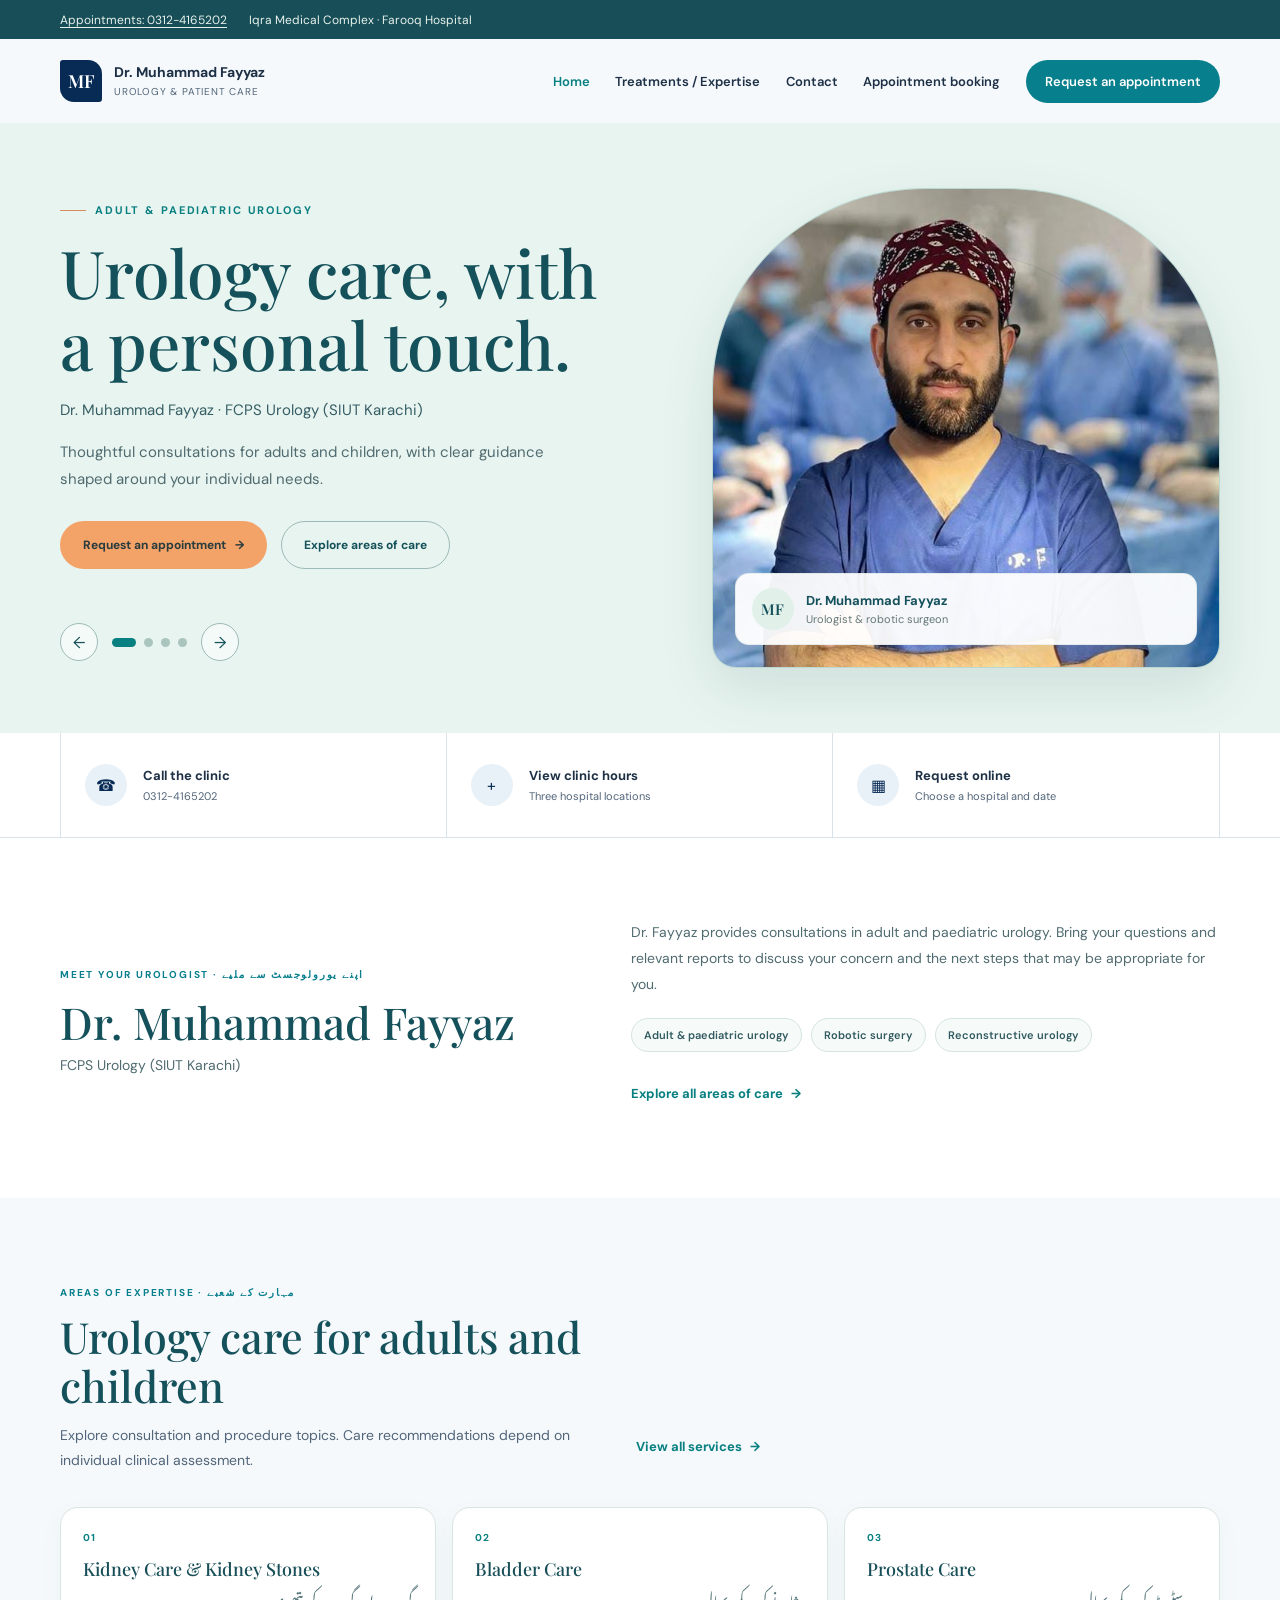
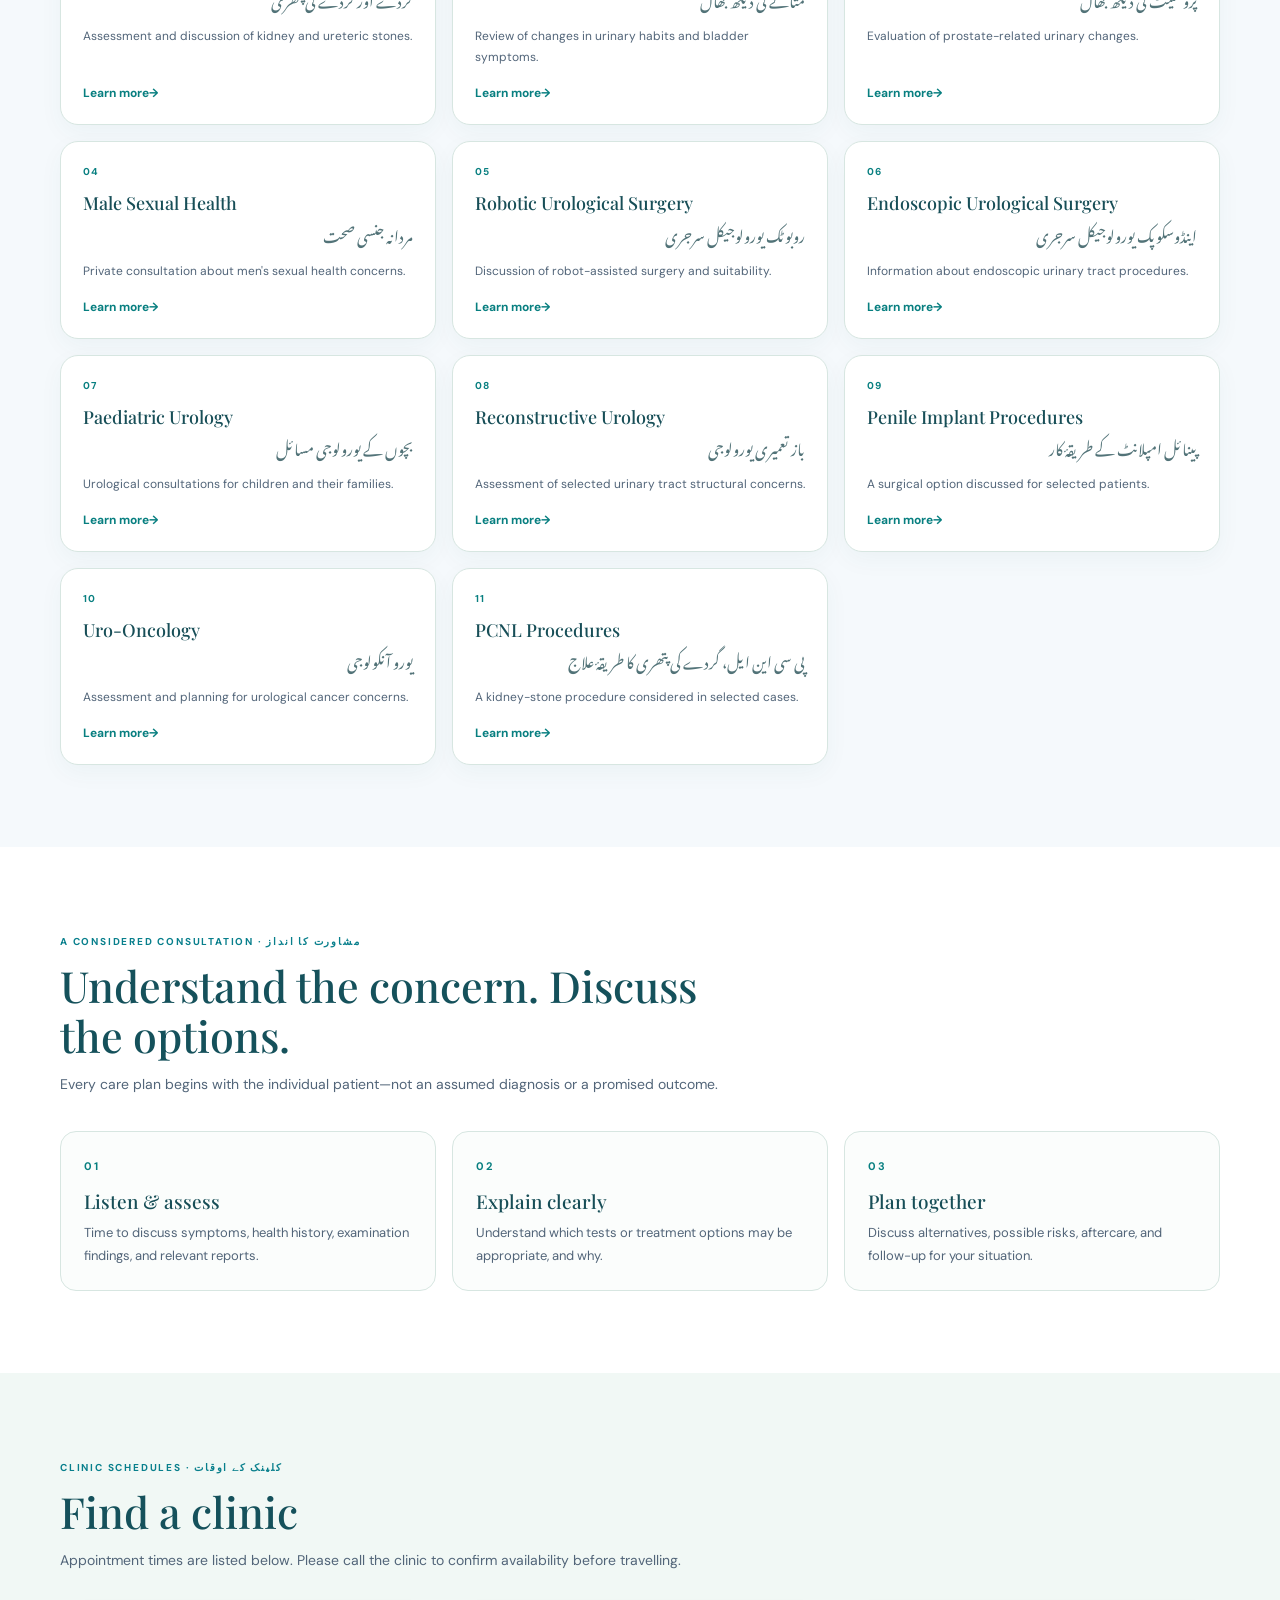
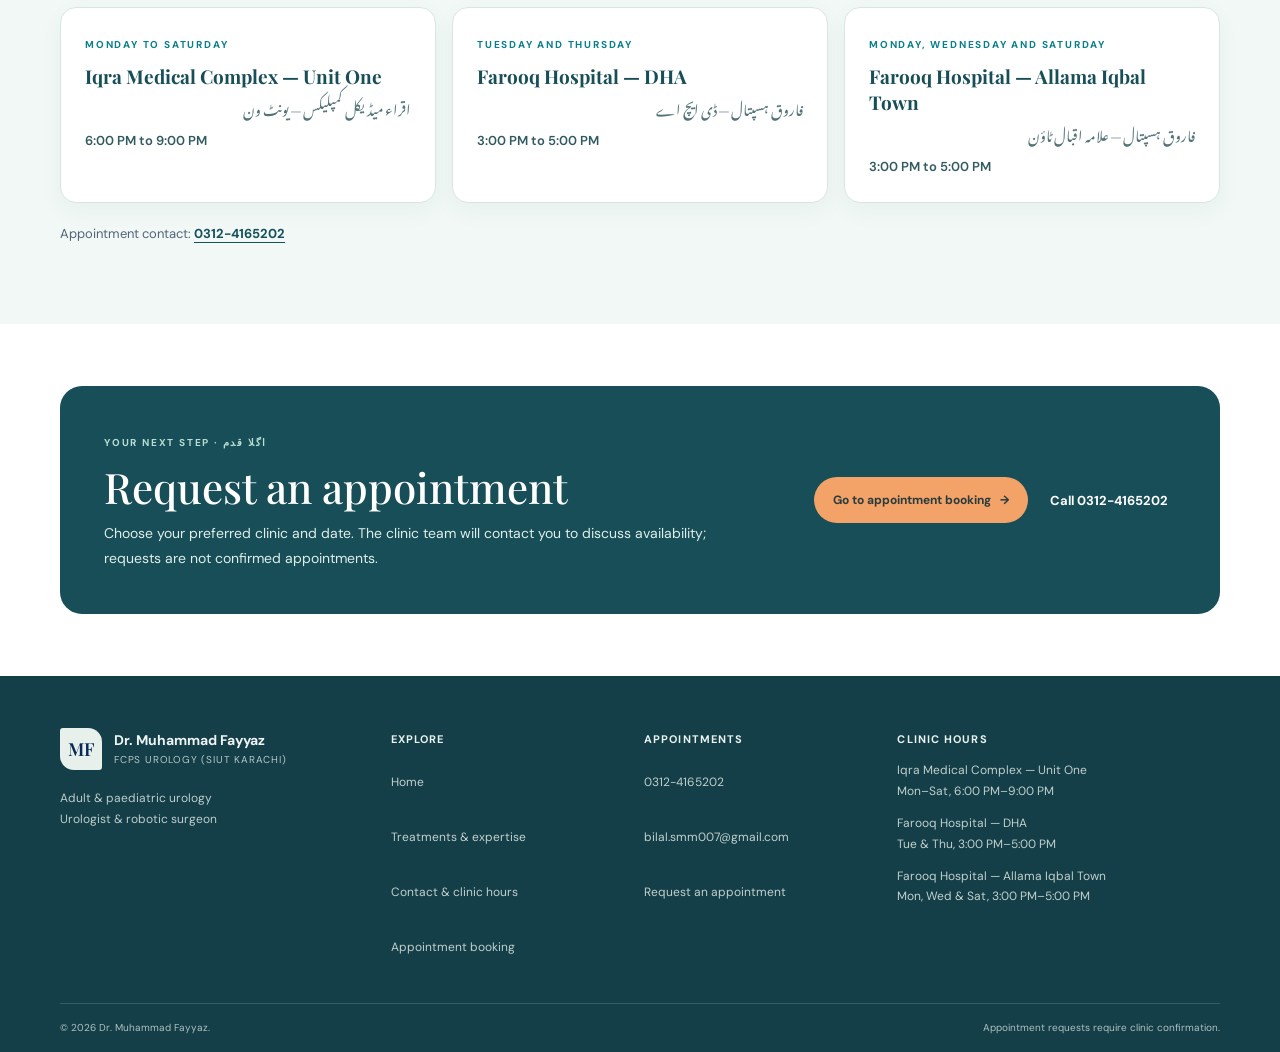
<file: index.html>
<!doctype html>
<html lang="en">
<head>
  <meta charset="utf-8">
  <meta name="viewport" content="width=device-width, initial-scale=1">
  <meta name="theme-color" content="#082b55">
  <meta name="description" content="Dr. Muhammad Fayyaz provides adult and paediatric urology consultations. Review areas of care, clinic hours and appointment options.">
  <title>Dr. Muhammad Fayyaz | Urologist</title>
  <link rel="preconnect" href="https://fonts.googleapis.com">
  <link rel="preconnect" href="https://fonts.gstatic.com" crossorigin>
  <link href="https://fonts.googleapis.com/css2?family=DM+Sans:wght@400;500;600;700&family=Playfair+Display:wght@500;600;700&display=swap" rel="stylesheet">
  <link href="https://fonts.googleapis.com/css2?family=Noto+Nastaliq+Urdu:wght@400;700&display=swap" rel="stylesheet">
  <link rel="stylesheet" href="site.css">
  <link rel="stylesheet" href="site-enhancements.css">
  <script src="site.js" defer></script>
  <script type="application/ld+json">
    {
      "@context": "https://schema.org",
      "@type": "Physician",
      "name": "Dr. Muhammad Fayyaz",
      "telephone": "+923124165202",
      "medicalSpecialty": "Urology",
      "hasCredential": {
        "@type": "EducationalOccupationalCredential",
        "credentialCategory": "FCPS Urology",
        "recognizedBy": {
          "@type": "Organization",
          "name": "SIUT Karachi"
        }
      },
      "knowsAbout": [
        "Adult and paediatric urology",
        "Male sexual health",
        "Reconstructive urology",
        "Penile implant procedures",
        "Uro-oncology",
        "PCNL",
        "Robotic surgery"
      ]
    }
  </script>
</head>
<body>
  <div class="topbar home-topbar"><div class="wrap topbar-inner"><div class="top-items"><a class="top-item" href="tel:+923124165202">Appointments: 0312-4165202</a><span class="top-item top-item-location">Iqra Medical Complex · Farooq Hospital</span></div></div></div>
  <header class="wrap main-nav home-main-nav">
    <a class="brand" href="index.html" aria-label="Dr. Muhammad Fayyaz home"><span class="brand-mark" aria-hidden="true">MF</span><span><span class="brand-name">Dr. Muhammad Fayyaz</span><span class="brand-caption">Urology &amp; patient care</span></span></a>
    <nav class="nav-links" aria-label="Main navigation"><a href="index.html" aria-current="page">Home</a><a href="treatments.html">Treatments / Expertise</a><a href="contact.html">Contact</a><a href="booking.html">Appointment booking</a><a class="nav-cta" href="booking.html">Request an appointment</a></nav>
    <details class="mobile-nav"><summary aria-label="Open navigation menu">Menu</summary><nav class="mobile-menu" aria-label="Mobile navigation"><a href="index.html" aria-current="page">Home</a><a href="treatments.html">Treatments / Expertise</a><a href="contact.html">Contact</a><a href="booking.html">Appointment booking</a></nav></details>
  </header>
  <main>
    <section class="hero home-hero" id="home">
      <div class="wrap home-hero-layout">
        <div class="home-hero-copy">
          <div class="home-carousel" data-carousel role="region" aria-roledescription="carousel" aria-label="Urology care highlights">
            <div class="home-carousel-slides" aria-live="polite">
              <article class="home-carousel-slide" data-carousel-slide aria-roledescription="slide" aria-label="1 of 4">
                <span class="eyebrow">Adult &amp; paediatric urology</span>
                <h1>Urology care, with a personal touch.</h1>
                <p class="hero-subtitle">Dr. Muhammad Fayyaz <span aria-hidden="true">·</span> FCPS Urology (SIUT Karachi)</p>
                <p class="hero-intro">Thoughtful consultations for adults and children, with clear guidance shaped around your individual needs.</p>
                <div class="hero-actions"><a class="button button-primary" href="booking.html">Request an appointment <span aria-hidden="true">&#8594;</span></a><a class="button button-outline" href="treatments.html">Explore areas of care</a></div>
              </article>
              <article class="home-carousel-slide" data-carousel-slide aria-roledescription="slide" aria-label="2 of 4" aria-hidden="true">
                <span class="eyebrow">Kidney &amp; stone care</span>
                <h2>Understand the cause. Explore your options.</h2>
                <p class="hero-intro">Kidney and ureteric stone concerns are assessed individually, with investigations and care options discussed around your findings.</p>
                <div class="hero-actions"><a class="button button-primary" href="treatment-detail.html">Explore kidney care <span aria-hidden="true">&#8594;</span></a><a class="button button-outline" href="pcnl-procedures.html">Learn about PCNL</a></div>
              </article>
              <article class="home-carousel-slide" data-carousel-slide aria-roledescription="slide" aria-label="3 of 4" aria-hidden="true">
                <span class="eyebrow">Urological surgery</span>
                <h2>Thoughtful planning for surgical care.</h2>
                <p class="hero-intro">Discuss whether an endoscopic or robot-assisted approach may be relevant to your condition and personal health assessment.</p>
                <div class="hero-actions"><a class="button button-primary" href="robotic-urological-surgery.html">Explore surgical care <span aria-hidden="true">&#8594;</span></a><a class="button button-outline" href="endoscopic-urological-surgery.html">Endoscopic surgery</a></div>
              </article>
              <article class="home-carousel-slide" data-carousel-slide aria-roledescription="slide" aria-label="4 of 4" aria-hidden="true">
                <span class="eyebrow">A considered consultation</span>
                <h2>Discuss your concern, one step at a time.</h2>
                <p class="hero-intro">Choose a clinic and a preferred date to request a visit. The clinic team will contact you about availability.</p>
                <div class="hero-actions"><a class="button button-primary" href="booking.html">Request an appointment <span aria-hidden="true">&#8594;</span></a><a class="button button-outline" href="contact.html">View clinic hours</a></div>
              </article>
            </div>
            <div class="home-carousel-controls" aria-label="Carousel controls">
              <button class="home-carousel-arrow" type="button" data-carousel-prev aria-label="Previous slide">&#8592;</button>
              <div class="home-carousel-dots" role="group" aria-label="Choose a slide">
                <button class="home-carousel-dot is-active" type="button" data-carousel-to="0" aria-label="Show slide 1" aria-current="true"></button>
                <button class="home-carousel-dot" type="button" data-carousel-to="1" aria-label="Show slide 2"></button>
                <button class="home-carousel-dot" type="button" data-carousel-to="2" aria-label="Show slide 3"></button>
                <button class="home-carousel-dot" type="button" data-carousel-to="3" aria-label="Show slide 4"></button>
              </div>
              <button class="home-carousel-arrow" type="button" data-carousel-next aria-label="Next slide">&#8594;</button>
            </div>
          </div>
        </div>
        <div class="home-hero-portrait">
          <img class="home-doctor-photo" src="Dr.jpg" alt="Dr. Muhammad Fayyaz in surgical scrubs">
          <div class="home-portrait-caption">
            <span class="portrait-caption-mark" aria-hidden="true">MF</span>
            <span><strong>Dr. Muhammad Fayyaz</strong><span>Urologist &amp; robotic surgeon</span></span>
          </div>
        </div>
      </div>
    </section>
    <section class="quick-actions" aria-label="Appointment options"><div class="wrap quick-grid">
      <a class="quick-card" href="tel:+923124165202"><span class="quick-icon" aria-hidden="true">☎</span><span><span class="quick-title">Call the clinic</span><span class="quick-detail">0312-4165202</span></span></a>
      <a class="quick-card" href="contact.html"><span class="quick-icon" aria-hidden="true">+</span><span><span class="quick-title">View clinic hours</span><span class="quick-detail">Three hospital locations</span></span></a>
      <a class="quick-card" href="booking.html"><span class="quick-icon" aria-hidden="true">▦</span><span><span class="quick-title">Request online</span><span class="quick-detail">Choose a hospital and date</span></span></a>
    </div></section>
    <section class="section home-profile" aria-labelledby="profile-title"><div class="wrap home-profile-layout">
      <div class="home-profile-heading"><span class="section-kicker">Meet your urologist · اپنے یورولوجسٹ سے ملیے</span><h2 id="profile-title">Dr. Muhammad Fayyaz</h2><p class="home-profile-credential">FCPS Urology (SIUT Karachi)</p></div>
      <div class="home-profile-copy"><p>Dr. Fayyaz provides consultations in adult and paediatric urology. Bring your questions and relevant reports to discuss your concern and the next steps that may be appropriate for you.</p><div class="home-profile-tags"><span>Adult &amp; paediatric urology</span><span>Robotic surgery</span><span>Reconstructive urology</span></div><a class="home-text-link" href="treatments.html">Explore all areas of care <span aria-hidden="true">→</span></a></div>
    </div></section>
    <section class="section treatments home-treatments" id="treatments" aria-labelledby="treatments-title"><div class="wrap">
      <div class="section-head home-section-head"><div><span class="section-kicker">Areas of expertise · مہارت کے شعبے</span><h2 id="treatments-title">Urology care for adults and children</h2><p>Explore consultation and procedure topics. Care recommendations depend on individual clinical assessment.</p></div><a class="home-text-link" href="treatments.html">View all services <span aria-hidden="true">→</span></a></div>
      <div class="treatment-grid home-treatment-grid">
        <article class="treatment-card home-treatment-card"><span class="treatment-number">01</span><h3>Kidney Care &amp; Kidney Stones</h3><p class="treatment-urdu" lang="ur" dir="rtl">گردے اور گردے کی پتھری</p><p class="description">Assessment and discussion of kidney and ureteric stones.</p><a class="treatment-link" href="treatment-detail.html">Learn more <span aria-hidden="true">→</span></a></article>
        <article class="treatment-card home-treatment-card"><span class="treatment-number">02</span><h3>Bladder Care</h3><p class="treatment-urdu" lang="ur" dir="rtl">مثانے کی دیکھ بھال</p><p class="description">Review of changes in urinary habits and bladder symptoms.</p><a class="treatment-link" href="bladder-care.html">Learn more <span aria-hidden="true">→</span></a></article>
        <article class="treatment-card home-treatment-card"><span class="treatment-number">03</span><h3>Prostate Care</h3><p class="treatment-urdu" lang="ur" dir="rtl">پروسٹیٹ کی دیکھ بھال</p><p class="description">Evaluation of prostate-related urinary changes.</p><a class="treatment-link" href="prostate-care.html">Learn more <span aria-hidden="true">→</span></a></article>
        <article class="treatment-card home-treatment-card"><span class="treatment-number">04</span><h3>Male Sexual Health</h3><p class="treatment-urdu" lang="ur" dir="rtl">مردانہ جنسی صحت</p><p class="description">Private consultation about men's sexual health concerns.</p><a class="treatment-link" href="male-sexual-health.html">Learn more <span aria-hidden="true">→</span></a></article>
        <article class="treatment-card home-treatment-card"><span class="treatment-number">05</span><h3>Robotic Urological Surgery</h3><p class="treatment-urdu" lang="ur" dir="rtl">روبوٹک یورولوجیکل سرجری</p><p class="description">Discussion of robot-assisted surgery and suitability.</p><a class="treatment-link" href="robotic-urological-surgery.html">Learn more <span aria-hidden="true">→</span></a></article>
        <article class="treatment-card home-treatment-card"><span class="treatment-number">06</span><h3>Endoscopic Urological Surgery</h3><p class="treatment-urdu" lang="ur" dir="rtl">اینڈوسکوپک یورولوجیکل سرجری</p><p class="description">Information about endoscopic urinary tract procedures.</p><a class="treatment-link" href="endoscopic-urological-surgery.html">Learn more <span aria-hidden="true">→</span></a></article>
        <article class="treatment-card home-treatment-card"><span class="treatment-number">07</span><h3>Paediatric Urology</h3><p class="treatment-urdu" lang="ur" dir="rtl">بچوں کے یورولوجی مسائل</p><p class="description">Urological consultations for children and their families.</p><a class="treatment-link" href="pediatric-urology.html">Learn more <span aria-hidden="true">→</span></a></article>
        <article class="treatment-card home-treatment-card"><span class="treatment-number">08</span><h3>Reconstructive Urology</h3><p class="treatment-urdu" lang="ur" dir="rtl">باز تعمیری یورولوجی</p><p class="description">Assessment of selected urinary tract structural concerns.</p><a class="treatment-link" href="reconstructive-urology.html">Learn more <span aria-hidden="true">→</span></a></article>
        <article class="treatment-card home-treatment-card"><span class="treatment-number">09</span><h3>Penile Implant Procedures</h3><p class="treatment-urdu" lang="ur" dir="rtl">پینائل امپلانٹ کے طریقۂ کار</p><p class="description">A surgical option discussed for selected patients.</p><a class="treatment-link" href="penile-implant-procedures.html">Learn more <span aria-hidden="true">→</span></a></article>
        <article class="treatment-card home-treatment-card"><span class="treatment-number">10</span><h3>Uro-Oncology</h3><p class="treatment-urdu" lang="ur" dir="rtl">یورو آنکولوجی</p><p class="description">Assessment and planning for urological cancer concerns.</p><a class="treatment-link" href="uro-oncology.html">Learn more <span aria-hidden="true">→</span></a></article>
        <article class="treatment-card home-treatment-card"><span class="treatment-number">11</span><h3>PCNL Procedures</h3><p class="treatment-urdu" lang="ur" dir="rtl">پی سی این ایل، گردے کی پتھری کا طریقۂ علاج</p><p class="description">A kidney-stone procedure considered in selected cases.</p><a class="treatment-link" href="pcnl-procedures.html">Learn more <span aria-hidden="true">→</span></a></article>
      </div>
    </div></section>
    <section class="section home-approach" aria-labelledby="approach-title"><div class="wrap">
      <div class="section-head"><span class="section-kicker">A considered consultation · مشاورت کا انداز</span><h2 id="approach-title">Understand the concern. Discuss the options.</h2><p>Every care plan begins with the individual patient—not an assumed diagnosis or a promised outcome.</p></div>
      <div class="home-approach-grid">
        <article class="home-approach-card"><span class="home-approach-number">01</span><h3>Listen &amp; assess</h3><p>Time to discuss symptoms, health history, examination findings, and relevant reports.</p></article>
        <article class="home-approach-card"><span class="home-approach-number">02</span><h3>Explain clearly</h3><p>Understand which tests or treatment options may be appropriate, and why.</p></article>
        <article class="home-approach-card"><span class="home-approach-number">03</span><h3>Plan together</h3><p>Discuss alternatives, possible risks, aftercare, and follow-up for your situation.</p></article>
      </div>
    </div></section>
    <section class="section treatments home-locations" aria-labelledby="locations-title"><div class="wrap">
      <div class="section-head"><span class="section-kicker">Clinic schedules · کلینک کے اوقات</span><h2 id="locations-title">Find a clinic</h2><p>Appointment times are listed below. Please call the clinic to confirm availability before travelling.</p></div>
      <div class="clinic-schedule">
        <article class="location-card"><span class="section-kicker">Monday to Saturday</span><h3>Iqra Medical Complex — Unit One</h3><p class="home-location-urdu" lang="ur" dir="rtl">اقراء میڈیکل کمپلیکس — یونٹ ون</p><p>6:00 PM to 9:00 PM</p></article>
        <article class="location-card"><span class="section-kicker">Tuesday and Thursday</span><h3>Farooq Hospital — DHA</h3><p class="home-location-urdu" lang="ur" dir="rtl">فاروق ہسپتال — ڈی ایچ اے</p><p>3:00 PM to 5:00 PM</p></article>
        <article class="location-card"><span class="section-kicker">Monday, Wednesday and Saturday</span><h3>Farooq Hospital — Allama Iqbal Town</h3><p class="home-location-urdu" lang="ur" dir="rtl">فاروق ہسپتال — علامہ اقبال ٹاؤن</p><p>3:00 PM to 5:00 PM</p></article>
      </div>
      <p class="home-schedule-contact">Appointment contact: <a href="tel:+923124165202">0312-4165202</a></p>
    </div></section>
    <section class="section home-appointment" id="appointment" aria-labelledby="appointment-title"><div class="wrap home-appointment-panel">
      <div><span class="section-kicker">Your next step · اگلا قدم</span><h2 id="appointment-title">Request an appointment</h2><p>Choose your preferred clinic and date. The clinic team will contact you to discuss availability; requests are not confirmed appointments.</p></div>
      <div class="home-appointment-actions"><a class="button button-primary" href="booking.html">Go to appointment booking <span aria-hidden="true">→</span></a><a class="home-call-link" href="tel:+923124165202">Call 0312-4165202</a></div>
    </div></section>
  </main>
  <footer class="footer home-footer"><div class="wrap">
    <div class="home-footer-grid">
      <div class="home-footer-brand"><a class="brand" href="index.html"><span class="brand-mark" aria-hidden="true">MF</span><span><span class="brand-name">Dr. Muhammad Fayyaz</span><span class="brand-caption">FCPS Urology (SIUT Karachi)</span></span></a><p class="footer-about">Adult &amp; paediatric urology<br>Urologist &amp; robotic surgeon</p></div>
      <div><h3>Explore</h3><div class="footer-links"><a href="index.html">Home</a><a href="treatments.html">Treatments &amp; expertise</a><a href="contact.html">Contact &amp; clinic hours</a><a href="booking.html">Appointment booking</a></div></div>
      <div><h3>Appointments</h3><div class="footer-links"><a href="tel:+923124165202">0312-4165202</a><a href="mailto:bilal.smm007@gmail.com">bilal.smm007@gmail.com</a><a href="booking.html">Request an appointment</a></div></div>
      <div><h3>Clinic hours</h3><p>Iqra Medical Complex — Unit One<br>Mon–Sat, 6:00 PM–9:00 PM</p><p>Farooq Hospital — DHA<br>Tue &amp; Thu, 3:00 PM–5:00 PM</p><p>Farooq Hospital — Allama Iqbal Town<br>Mon, Wed &amp; Sat, 3:00 PM–5:00 PM</p></div>
    </div>
    <div class="footer-bottom"><span>© 2026 Dr. Muhammad Fayyaz.</span><span>Appointment requests require clinic confirmation.</span></div>
  </div></footer>
</body>
</html>
</file>
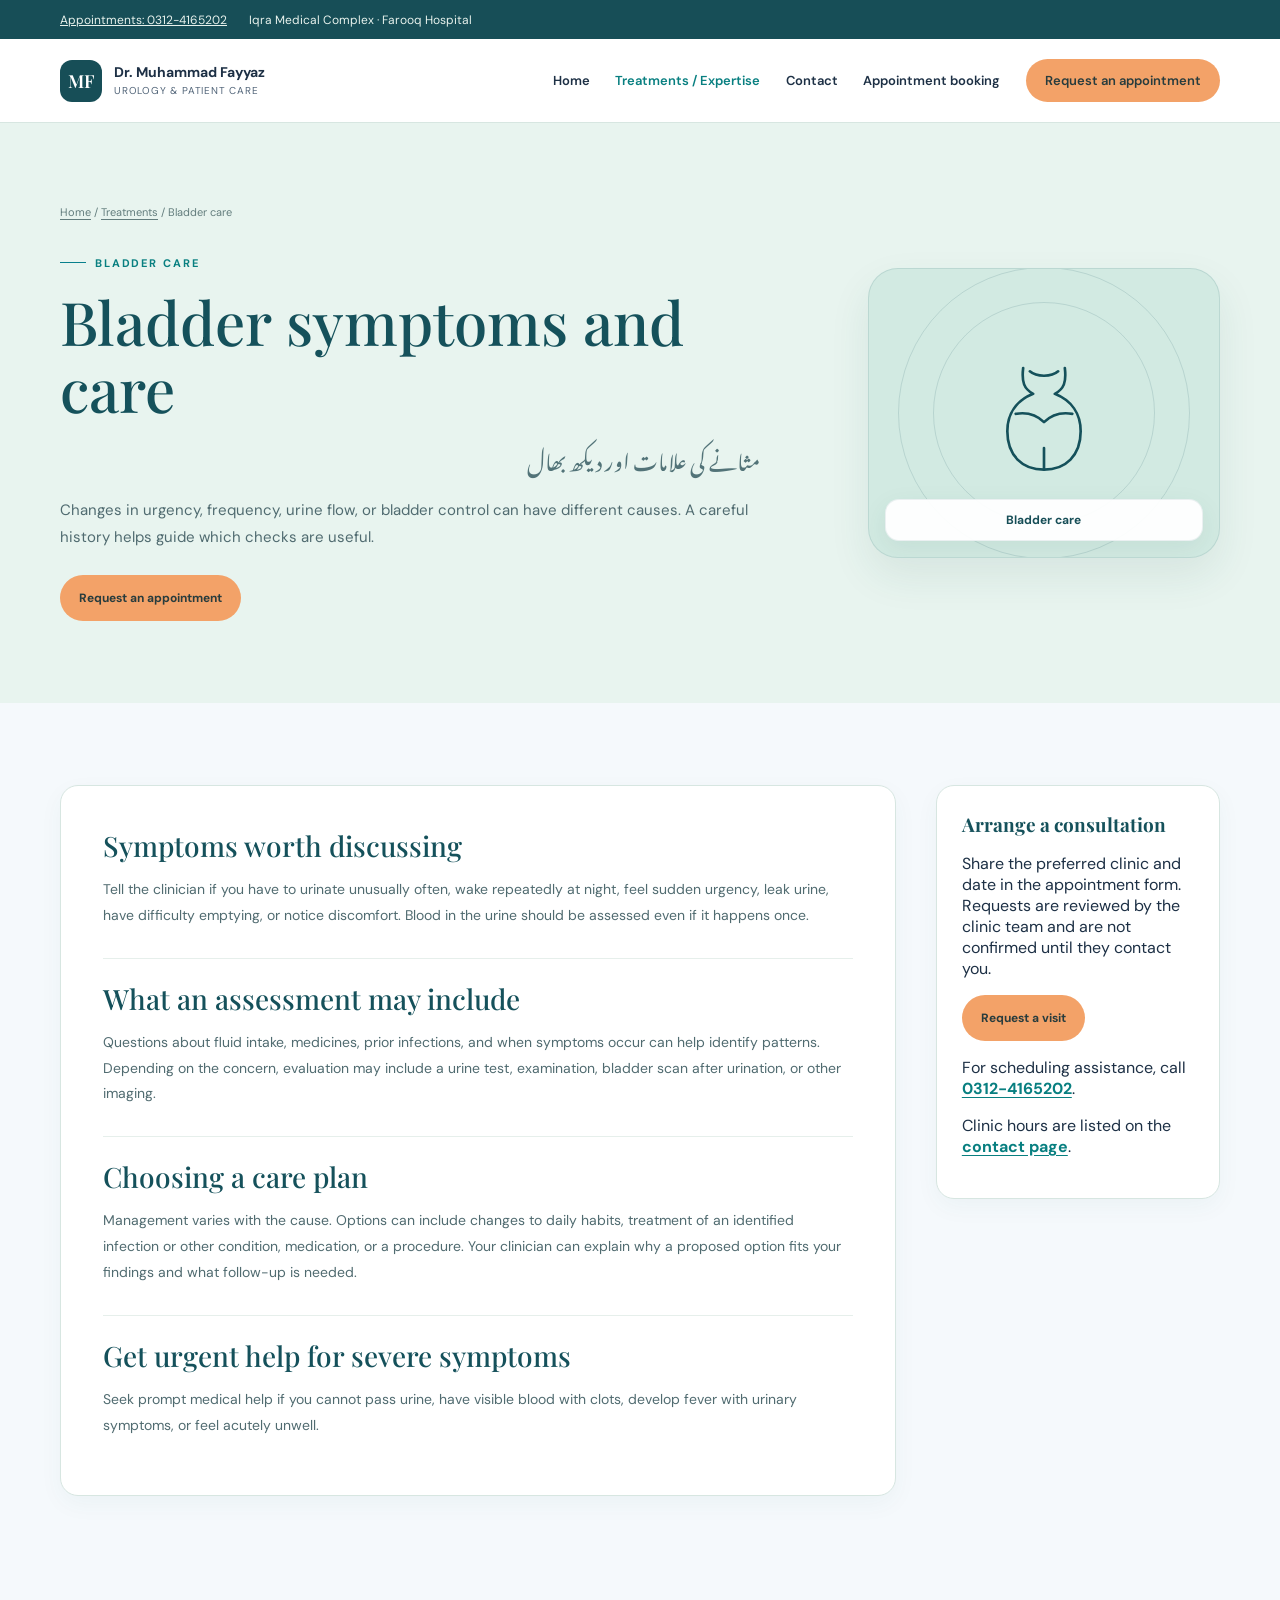
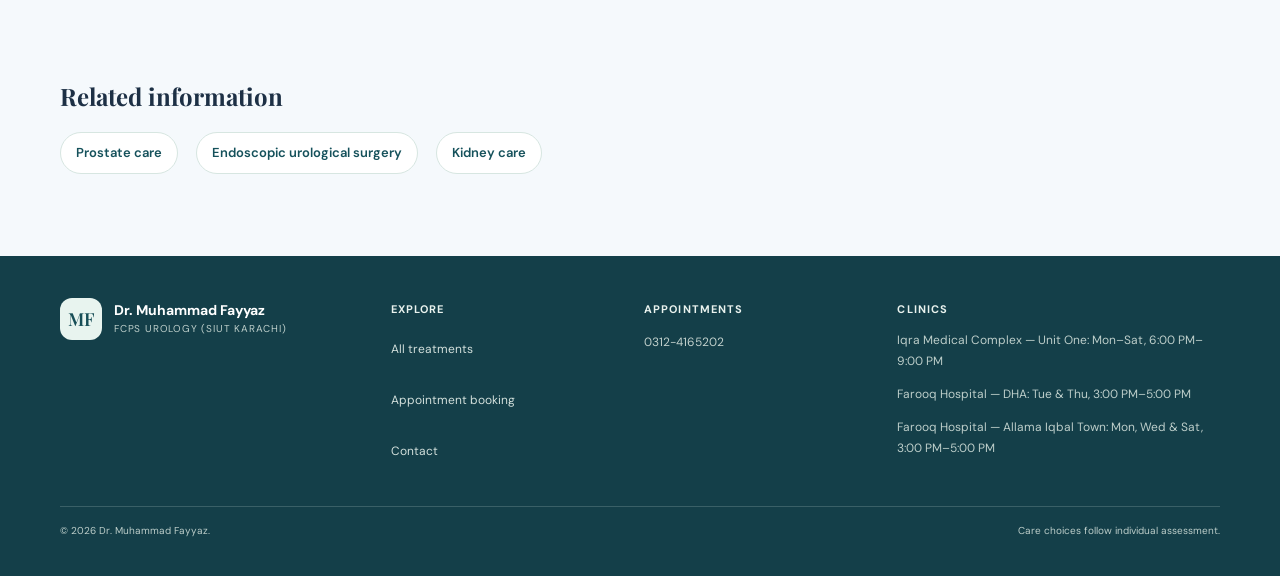
<file: bladder-care.html>
<!doctype html>
<html lang="en">
<head>
  <meta charset="utf-8"><meta name="viewport" content="width=device-width, initial-scale=1"><meta name="theme-color" content="#082b55">
  <meta name="description" content="Information about bladder symptoms, evaluation and care options with Dr. Muhammad Fayyaz, urologist.">
  <title>Bladder Care | Dr. Muhammad Fayyaz</title>
  <link rel="preconnect" href="https://fonts.googleapis.com"><link rel="preconnect" href="https://fonts.gstatic.com" crossorigin><link href="https://fonts.googleapis.com/css2?family=DM+Sans:wght@400;500;600;700&family=Playfair+Display:wght@500;600;700&display=swap" rel="stylesheet"><link href="https://fonts.googleapis.com/css2?family=Noto+Nastaliq+Urdu:wght@400;700&display=swap" rel="stylesheet"><link rel="stylesheet" href="site.css"><link rel="stylesheet" href="site-enhancements.css">
</head>
<body class="inner-page">
  <div class="topbar"><div class="wrap topbar-inner"><div class="top-items"><a class="top-item" href="tel:+923124165202">Appointments: 0312-4165202</a><span class="top-item-location">Iqra Medical Complex · Farooq Hospital</span></div></div></div>
  <header class="wrap main-nav"><a class="brand" href="index.html"><span class="brand-mark" aria-hidden="true">MF</span><span><span class="brand-name">Dr. Muhammad Fayyaz</span><span class="brand-caption">Urology &amp; patient care</span></span></a><nav class="nav-links" aria-label="Main navigation"><a href="index.html">Home</a><a href="treatments.html" aria-current="page">Treatments / Expertise</a><a href="contact.html">Contact</a><a href="booking.html">Appointment booking</a><a class="nav-cta" href="booking.html">Request an appointment</a></nav><details class="mobile-nav"><summary>Menu</summary><nav class="mobile-menu" aria-label="Mobile navigation"><a href="index.html">Home</a><a href="treatments.html">Treatments / Expertise</a><a href="contact.html">Contact</a><a href="booking.html">Appointment booking</a></nav></details></header>
  <main>
    <section class="page-hero"><div class="wrap page-hero-layout"><div class="page-hero-copy"><div class="breadcrumb"><a href="index.html">Home</a> / <a href="treatments.html">Treatments</a> / Bladder care</div><span class="eyebrow">Bladder care</span><h1>Bladder symptoms and care</h1><p class="page-hero-urdu" lang="ur" dir="rtl">مثانے کی علامات اور دیکھ بھال</p><p>Changes in urgency, frequency, urine flow, or bladder control can have different causes. A careful history helps guide which checks are useful.</p><a class="button button-primary small-cta" href="booking.html">Request an appointment</a></div><div class="page-hero-visual"><svg role="img" aria-label="Bladder illustration"><use href="medical-illustrations.svg#bladder"></use></svg><span class="hero-visual-note">Bladder care</span></div></div></section>
    <section class="section"><div class="wrap detail-layout"><article class="detail-content"><h2>Symptoms worth discussing</h2><p>Tell the clinician if you have to urinate unusually often, wake repeatedly at night, feel sudden urgency, leak urine, have difficulty emptying, or notice discomfort. Blood in the urine should be assessed even if it happens once.</p><h2>What an assessment may include</h2><p>Questions about fluid intake, medicines, prior infections, and when symptoms occur can help identify patterns. Depending on the concern, evaluation may include a urine test, examination, bladder scan after urination, or other imaging.</p><h2>Choosing a care plan</h2><p>Management varies with the cause. Options can include changes to daily habits, treatment of an identified infection or other condition, medication, or a procedure. Your clinician can explain why a proposed option fits your findings and what follow-up is needed.</p><h2>Get urgent help for severe symptoms</h2><p>Seek prompt medical help if you cannot pass urine, have visible blood with clots, develop fever with urinary symptoms, or feel acutely unwell.</p></article><aside class="detail-aside"><h3>Arrange a consultation</h3><p>Share the preferred clinic and date in the appointment form. Requests are reviewed by the clinic team and are not confirmed until they contact you.</p><a class="button button-primary" href="booking.html">Request a visit</a><p>For scheduling assistance, call <a href="tel:+923124165202">0312-4165202</a>.</p><p>Clinic hours are listed on the <a href="contact.html">contact page</a>.</p></aside></div></section>
    <section class="section treatments"><div class="wrap"><h2>Related information</h2><div class="related-treatments"><a href="prostate-care.html">Prostate care</a><a href="endoscopic-urological-surgery.html">Endoscopic urological surgery</a><a href="treatment-detail.html">Kidney care</a></div></div></section>
  </main>
  <footer class="footer"><div class="wrap"><div class="footer-grid"><div><a class="brand" href="index.html"><span class="brand-mark" aria-hidden="true">MF</span><span><span class="brand-name">Dr. Muhammad Fayyaz</span><span class="brand-caption">FCPS Urology (SIUT Karachi)</span></span></a></div><div><h3>Explore</h3><div class="footer-links"><a href="treatments.html">All treatments</a><a href="booking.html">Appointment booking</a><a href="contact.html">Contact</a></div></div><div><h3>Appointments</h3><a href="tel:+923124165202">0312-4165202</a></div><div><h3>Clinics</h3><p>Iqra Medical Complex — Unit One: Mon–Sat, 6:00 PM–9:00 PM</p><p>Farooq Hospital — DHA: Tue &amp; Thu, 3:00 PM–5:00 PM</p><p>Farooq Hospital — Allama Iqbal Town: Mon, Wed &amp; Sat, 3:00 PM–5:00 PM</p></div></div><div class="footer-bottom"><span>© 2026 Dr. Muhammad Fayyaz.</span><span>Care choices follow individual assessment.</span></div></div></footer>
</body>
</html>
</file>
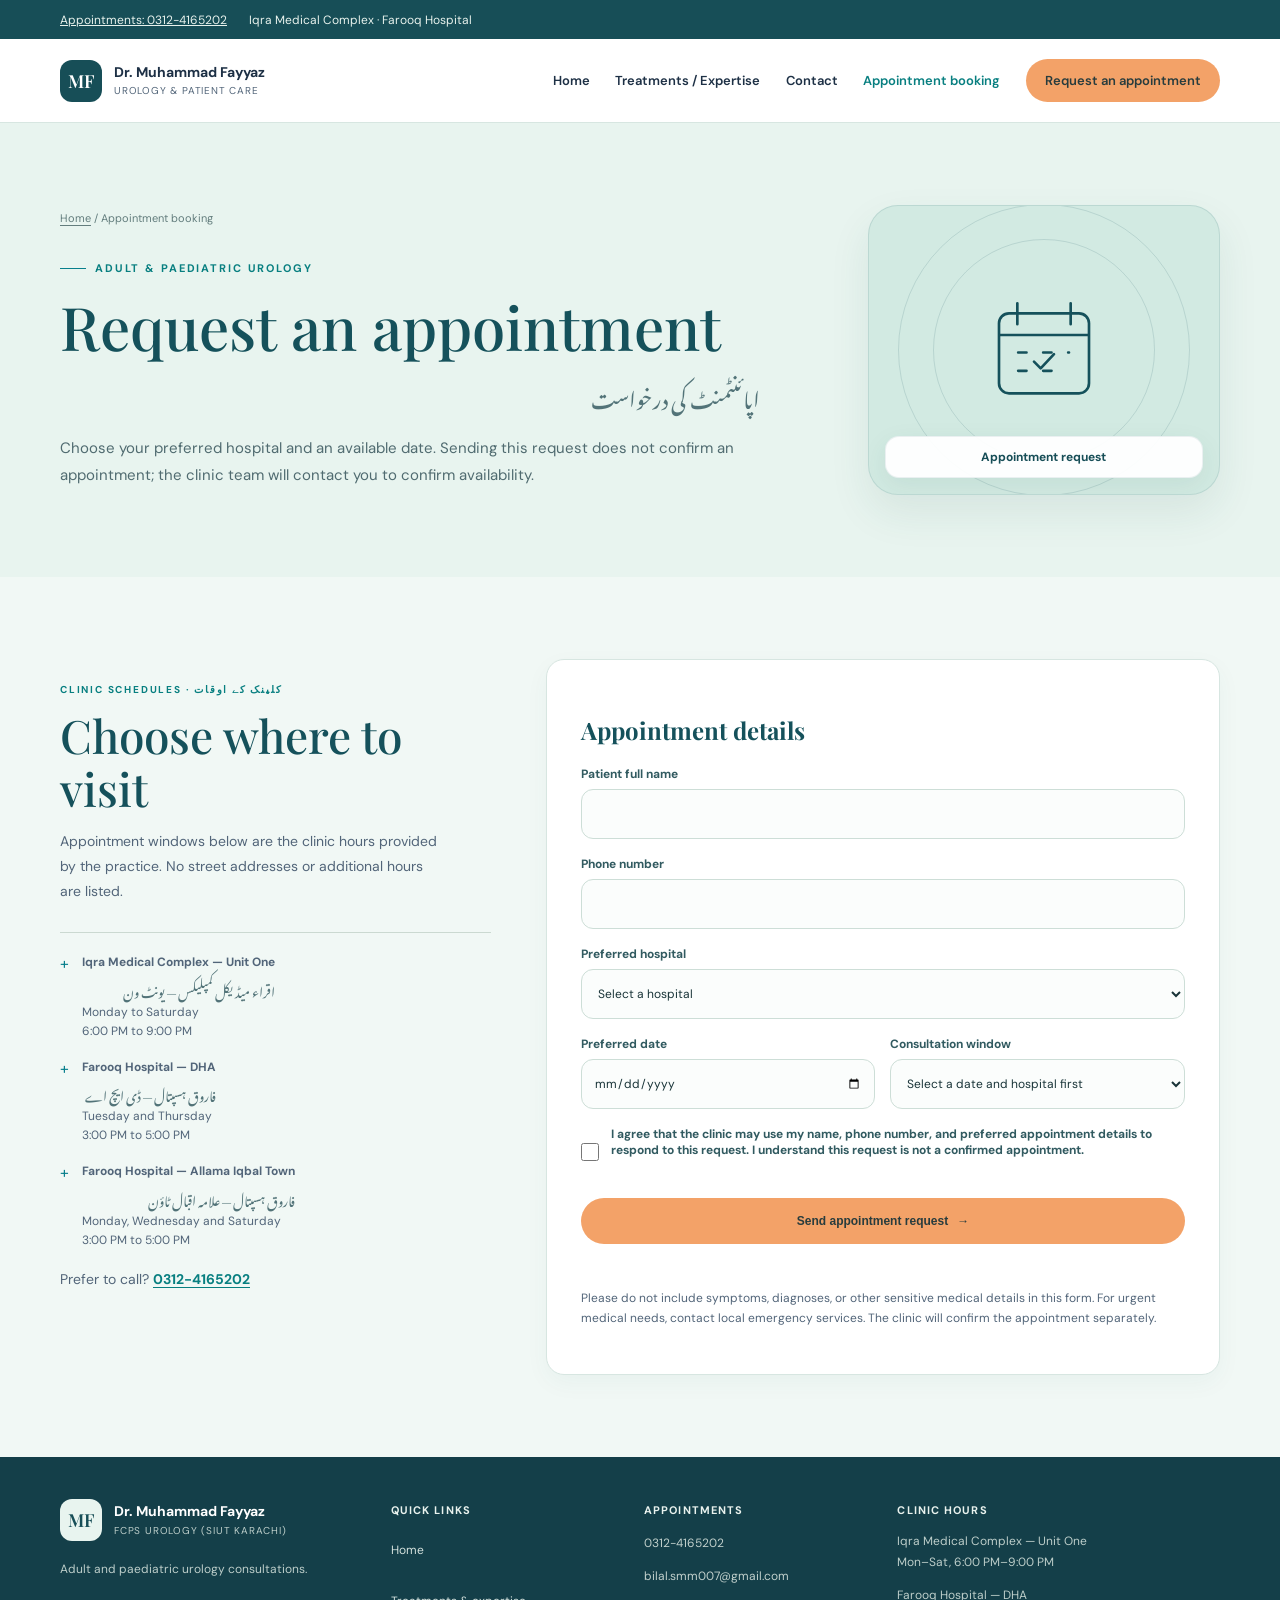
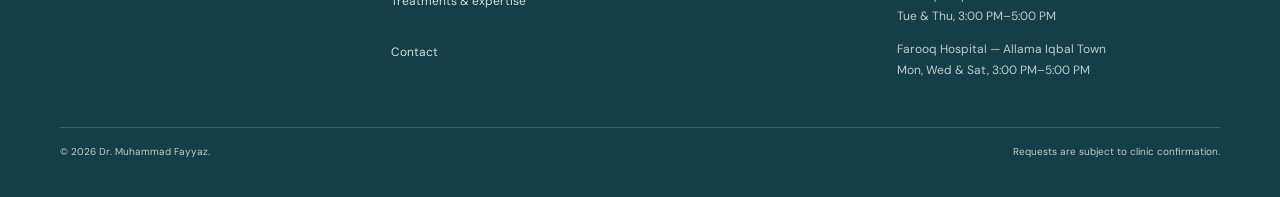
<file: booking.html>
<!doctype html>
<html lang="en">
<head>
  <meta charset="utf-8">
  <meta name="viewport" content="width=device-width, initial-scale=1">
  <meta name="theme-color" content="#082b55">
  <meta name="description" content="Request an adult or paediatric urology appointment at Iqra Medical Complex or Farooq Hospital. Call 0312-4165202.">
  <title>Request an Appointment | Dr. Muhammad Fayyaz</title>
  <link rel="preconnect" href="https://fonts.googleapis.com">
  <link rel="preconnect" href="https://fonts.gstatic.com" crossorigin>
  <link href="https://fonts.googleapis.com/css2?family=DM+Sans:wght@400;500;600;700&family=Playfair+Display:wght@500;600;700&display=swap" rel="stylesheet">
  <link href="https://fonts.googleapis.com/css2?family=Noto+Nastaliq+Urdu:wght@400;700&display=swap" rel="stylesheet">
  <link rel="stylesheet" href="site.css">
  <link rel="stylesheet" href="site-enhancements.css">
  <script src="site.js" defer></script>
</head>
<body class="inner-page">
  <div class="topbar"><div class="wrap topbar-inner"><div class="top-items"><a class="top-item" href="tel:+923124165202">Appointments: 0312-4165202</a><span class="top-item top-item-location">Iqra Medical Complex · Farooq Hospital</span></div></div></div>
  <header class="wrap main-nav"><a class="brand" href="index.html"><span class="brand-mark" aria-hidden="true">MF</span><span><span class="brand-name">Dr. Muhammad Fayyaz</span><span class="brand-caption">Urology &amp; patient care</span></span></a><nav class="nav-links" aria-label="Main navigation"><a href="index.html">Home</a><a href="treatments.html">Treatments / Expertise</a><a href="contact.html">Contact</a><a href="booking.html" aria-current="page">Appointment booking</a><a class="nav-cta" href="#booking-form">Request an appointment</a></nav><details class="mobile-nav"><summary>Menu</summary><nav class="mobile-menu" aria-label="Mobile navigation"><a href="index.html">Home</a><a href="treatments.html">Treatments / Expertise</a><a href="contact.html">Contact</a><a href="booking.html" aria-current="page">Appointment booking</a></nav></details></header>
  <main>
    <section class="page-hero"><div class="wrap page-hero-layout"><div class="page-hero-copy"><div class="breadcrumb"><a href="index.html">Home</a> / Appointment booking</div><span class="eyebrow">Adult &amp; paediatric urology</span><h1>Request an appointment</h1><p class="page-hero-urdu" lang="ur" dir="rtl">اپائنٹمنٹ کی درخواست</p><p>Choose your preferred hospital and an available date. Sending this request does not confirm an appointment; the clinic team will contact you to confirm availability.</p></div><div class="page-hero-visual"><svg role="img" aria-label="Appointment calendar illustration"><use href="medical-illustrations.svg#calendar"></use></svg><span class="hero-visual-note">Appointment request</span></div></div></section>
    <section class="section appointment"><div class="wrap appointment-layout">
      <div class="appointment-copy"><span class="section-kicker">Clinic schedules · کلینک کے اوقات</span><h2>Choose where to visit</h2><p>Appointment windows below are the clinic hours provided by the practice. No street addresses or additional hours are listed.</p><div class="clinic-facts"><div class="fact"><span class="fact-mark" aria-hidden="true">+</span><span><strong>Iqra Medical Complex — Unit One</strong><span class="fact-urdu" lang="ur" dir="rtl">اقراء میڈیکل کمپلیکس — یونٹ ون</span><span>Monday to Saturday<br>6:00 PM to 9:00 PM</span></span></div><div class="fact"><span class="fact-mark" aria-hidden="true">+</span><span><strong>Farooq Hospital — DHA</strong><span class="fact-urdu" lang="ur" dir="rtl">فاروق ہسپتال — ڈی ایچ اے</span><span>Tuesday and Thursday<br>3:00 PM to 5:00 PM</span></span></div><div class="fact"><span class="fact-mark" aria-hidden="true">+</span><span><strong>Farooq Hospital — Allama Iqbal Town</strong><span class="fact-urdu" lang="ur" dir="rtl">فاروق ہسپتال — علامہ اقبال ٹاؤن</span><span>Monday, Wednesday and Saturday<br>3:00 PM to 5:00 PM</span></span></div></div><p>Prefer to call? <a href="tel:+923124165202">0312-4165202</a></p></div>
      <form class="form-panel" id="booking-form" data-appointment-form>
        <h2>Appointment details</h2>
        <div class="form-grid">
          <div class="field field-full"><label for="patient-name">Patient full name</label><input id="patient-name" name="name" type="text" autocomplete="name" minlength="2" maxlength="100" required></div>
          <div class="field field-full"><label for="patient-phone">Phone number</label><input id="patient-phone" name="phone" type="tel" autocomplete="tel" inputmode="tel" pattern="[\+\(\)0-9\s\-]{7,20}" title="Enter a phone number using 7 to 20 digits, spaces, or + ( ) -" required></div>
          <div class="field field-full"><label for="clinic">Preferred hospital</label><select id="clinic" name="clinic" required><option value="" selected disabled>Select a hospital</option><option value="iqra-unit-one">Iqra Medical Complex — Unit One</option><option value="farooq-dha">Farooq Hospital — DHA</option><option value="farooq-allama-iqbal-town">Farooq Hospital — Allama Iqbal Town</option></select></div>
          <div class="field"><label for="appointment-date">Preferred date</label><input id="appointment-date" name="date" type="date" required></div>
          <div class="field"><label for="appointment-time">Consultation window</label><select id="appointment-time" name="time" required><option value="" selected disabled>Select a date and hospital first</option></select></div>
          <div class="field field-full field-consent"><input id="patient-consent" name="consent" type="checkbox" required><label for="patient-consent">I agree that the clinic may use my name, phone number, and preferred appointment details to respond to this request. I understand this request is not a confirmed appointment.</label></div>
          <div class="honeypot" aria-hidden="true"><label for="website">Leave this field empty</label><input id="website" name="website" type="text" tabindex="-1" autocomplete="off"></div>
        </div>
        <button class="button button-primary form-submit" type="submit">Send appointment request <span aria-hidden="true">&#8594;</span></button>
        <p class="form-status" data-form-status role="status" aria-live="polite"></p>
        <p class="privacy-note">Please do not include symptoms, diagnoses, or other sensitive medical details in this form. For urgent medical needs, contact local emergency services. The clinic will confirm the appointment separately.</p>
      </form>
    </div></section>
  </main>
  <footer class="footer"><div class="wrap"><div class="footer-grid"><div><a class="brand" href="index.html"><span class="brand-mark" aria-hidden="true">MF</span><span><span class="brand-name">Dr. Muhammad Fayyaz</span><span class="brand-caption">FCPS Urology (SIUT Karachi)</span></span></a><p class="footer-about">Adult and paediatric urology consultations.</p></div><div><h3>Quick links</h3><div class="footer-links"><a href="index.html">Home</a><a href="treatments.html">Treatments &amp; expertise</a><a href="contact.html">Contact</a></div></div><div><h3>Appointments</h3><a href="tel:+923124165202">0312-4165202</a><p><a href="mailto:bilal.smm007@gmail.com">bilal.smm007@gmail.com</a></p></div><div><h3>Clinic hours</h3><p>Iqra Medical Complex — Unit One<br>Mon–Sat, 6:00 PM–9:00 PM</p><p>Farooq Hospital — DHA<br>Tue &amp; Thu, 3:00 PM–5:00 PM</p><p>Farooq Hospital — Allama Iqbal Town<br>Mon, Wed &amp; Sat, 3:00 PM–5:00 PM</p></div></div><div class="footer-bottom"><span>© 2026 Dr. Muhammad Fayyaz.</span><span>Requests are subject to clinic confirmation.</span></div></div></footer>
</body>
</html>
</file>
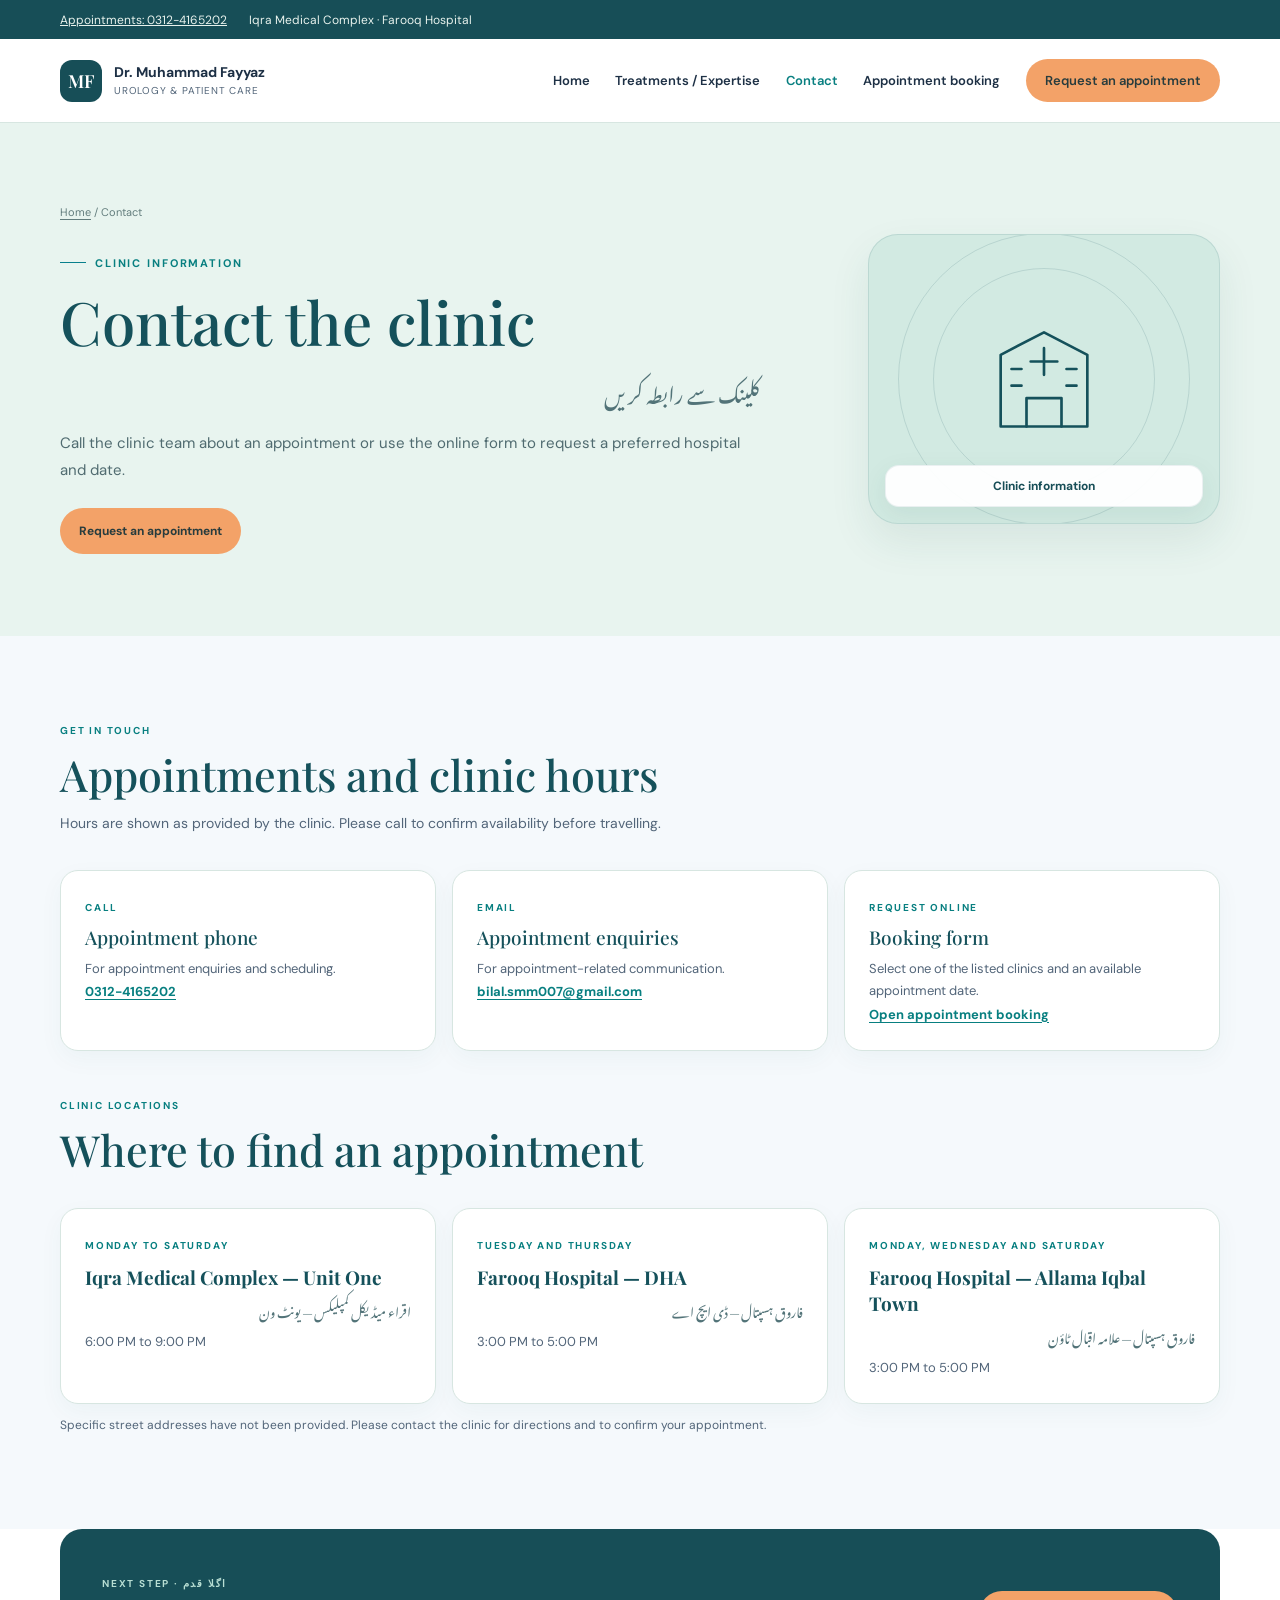
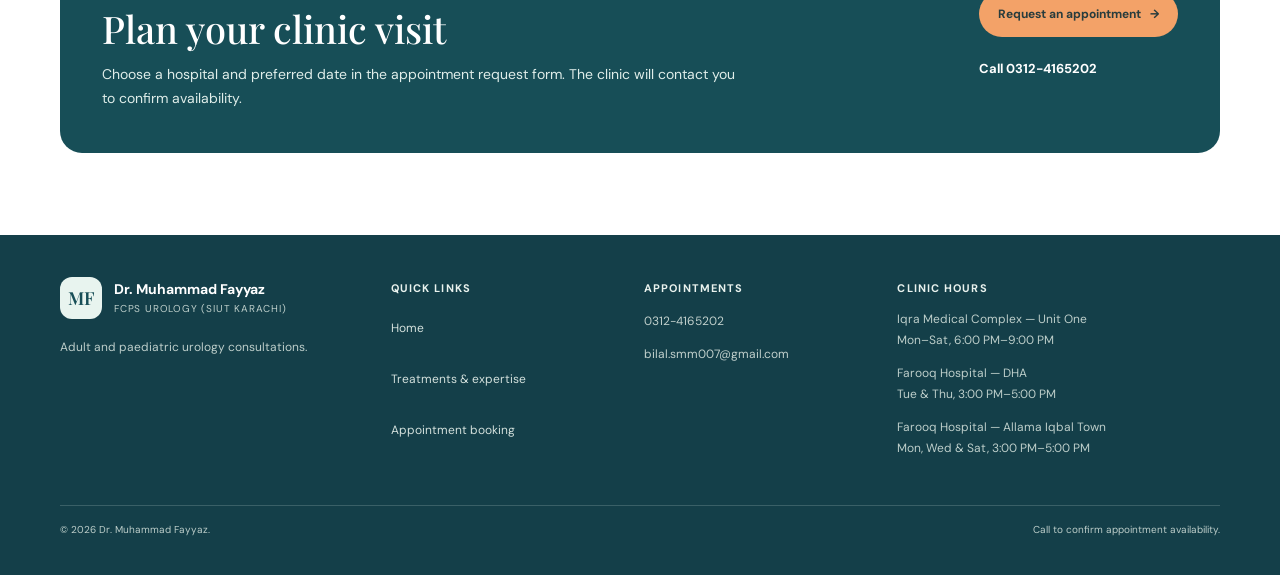
<file: contact.html>
<!doctype html>
<html lang="en">
<head>
  <meta charset="utf-8">
  <meta name="viewport" content="width=device-width, initial-scale=1">
  <meta name="theme-color" content="#082b55">
  <meta name="description" content="Contact Dr. Muhammad Fayyaz's urology clinics and review appointment hours at Iqra Medical Complex and Farooq Hospital.">
  <title>Contact &amp; Clinic Hours | Dr. Muhammad Fayyaz</title>
  <link rel="preconnect" href="https://fonts.googleapis.com">
  <link rel="preconnect" href="https://fonts.gstatic.com" crossorigin>
  <link href="https://fonts.googleapis.com/css2?family=DM+Sans:wght@400;500;600;700&family=Playfair+Display:wght@500;600;700&display=swap" rel="stylesheet">
  <link href="https://fonts.googleapis.com/css2?family=Noto+Nastaliq+Urdu:wght@400;700&display=swap" rel="stylesheet">
  <link rel="stylesheet" href="site.css">
  <link rel="stylesheet" href="site-enhancements.css">
</head>
<body class="inner-page">
  <div class="topbar"><div class="wrap topbar-inner"><div class="top-items"><a class="top-item" href="tel:+923124165202">Appointments: 0312-4165202</a><span class="top-item top-item-location">Iqra Medical Complex · Farooq Hospital</span></div></div></div>
  <header class="wrap main-nav"><a class="brand" href="index.html"><span class="brand-mark" aria-hidden="true">MF</span><span><span class="brand-name">Dr. Muhammad Fayyaz</span><span class="brand-caption">Urology &amp; patient care</span></span></a><nav class="nav-links" aria-label="Main navigation"><a href="index.html">Home</a><a href="treatments.html">Treatments / Expertise</a><a href="contact.html" aria-current="page">Contact</a><a href="booking.html">Appointment booking</a><a class="nav-cta" href="booking.html">Request an appointment</a></nav><details class="mobile-nav"><summary>Menu</summary><nav class="mobile-menu" aria-label="Mobile navigation"><a href="index.html">Home</a><a href="treatments.html">Treatments / Expertise</a><a href="contact.html" aria-current="page">Contact</a><a href="booking.html">Appointment booking</a></nav></details></header>
  <main>
    <section class="page-hero"><div class="wrap page-hero-layout"><div class="page-hero-copy"><div class="breadcrumb"><a href="index.html">Home</a> / Contact</div><span class="eyebrow">Clinic information</span><h1>Contact the clinic</h1><p class="page-hero-urdu" lang="ur" dir="rtl">کلینک سے رابطہ کریں</p><p>Call the clinic team about an appointment or use the online form to request a preferred hospital and date.</p><a class="button button-primary small-cta" href="booking.html">Request an appointment</a></div><div class="page-hero-visual"><svg role="img" aria-label="Clinic building illustration"><use href="medical-illustrations.svg#clinic"></use></svg><span class="hero-visual-note">Clinic information</span></div></div></section>
    <section class="section"><div class="wrap"><div class="section-head"><span class="section-kicker">Get in touch</span><h2>Appointments and clinic hours</h2><p>Hours are shown as provided by the clinic. Please call to confirm availability before travelling.</p></div><div class="contact-grid">
      <article class="contact-block"><span class="section-kicker">Call</span><h3>Appointment phone</h3><p>For appointment enquiries and scheduling.</p><a href="tel:+923124165202">0312-4165202</a></article>
      <article class="contact-block"><span class="section-kicker">Email</span><h3>Appointment enquiries</h3><p>For appointment-related communication.</p><a href="mailto:bilal.smm007@gmail.com">bilal.smm007@gmail.com</a></article>
      <article class="contact-block"><span class="section-kicker">Request online</span><h3>Booking form</h3><p>Select one of the listed clinics and an available appointment date.</p><a href="booking.html">Open appointment booking</a></article>
    </div><div class="section-head" style="margin-top:42px"><span class="section-kicker">Clinic locations</span><h2>Where to find an appointment</h2></div><div class="clinic-schedule">
      <article class="location-card"><span class="section-kicker">Monday to Saturday</span><h3>Iqra Medical Complex — Unit One</h3><p class="location-urdu" lang="ur" dir="rtl">اقراء میڈیکل کمپلیکس — یونٹ ون</p><p>6:00 PM to 9:00 PM</p></article>
      <article class="location-card"><span class="section-kicker">Tuesday and Thursday</span><h3>Farooq Hospital — DHA</h3><p class="location-urdu" lang="ur" dir="rtl">فاروق ہسپتال — ڈی ایچ اے</p><p>3:00 PM to 5:00 PM</p></article>
      <article class="location-card"><span class="section-kicker">Monday, Wednesday and Saturday</span><h3>Farooq Hospital — Allama Iqbal Town</h3><p class="location-urdu" lang="ur" dir="rtl">فاروق ہسپتال — علامہ اقبال ٹاؤن</p><p>3:00 PM to 5:00 PM</p></article>
    </div><p class="privacy-note">Specific street addresses have not been provided. Please contact the clinic for directions and to confirm your appointment.</p></div></section>
    <section class="section contact-cta"><div class="wrap contact-cta-panel"><div><span class="section-kicker">Next step · اگلا قدم</span><h2>Plan your clinic visit</h2><p>Choose a hospital and preferred date in the appointment request form. The clinic will contact you to confirm availability.</p></div><div class="contact-cta-actions"><a class="button button-primary" href="booking.html">Request an appointment <span aria-hidden="true">→</span></a><a href="tel:+923124165202">Call 0312-4165202</a></div></div></section>
  </main>
  <footer class="footer"><div class="wrap"><div class="footer-grid"><div><a class="brand" href="index.html"><span class="brand-mark" aria-hidden="true">MF</span><span><span class="brand-name">Dr. Muhammad Fayyaz</span><span class="brand-caption">FCPS Urology (SIUT Karachi)</span></span></a><p class="footer-about">Adult and paediatric urology consultations.</p></div><div><h3>Quick links</h3><div class="footer-links"><a href="index.html">Home</a><a href="treatments.html">Treatments &amp; expertise</a><a href="booking.html">Appointment booking</a></div></div><div><h3>Appointments</h3><a href="tel:+923124165202">0312-4165202</a><p><a href="mailto:bilal.smm007@gmail.com">bilal.smm007@gmail.com</a></p></div><div><h3>Clinic hours</h3><p>Iqra Medical Complex — Unit One<br>Mon–Sat, 6:00 PM–9:00 PM</p><p>Farooq Hospital — DHA<br>Tue &amp; Thu, 3:00 PM–5:00 PM</p><p>Farooq Hospital — Allama Iqbal Town<br>Mon, Wed &amp; Sat, 3:00 PM–5:00 PM</p></div></div><div class="footer-bottom"><span>© 2026 Dr. Muhammad Fayyaz.</span><span>Call to confirm appointment availability.</span></div></div></footer>
</body>
</html>
</file>
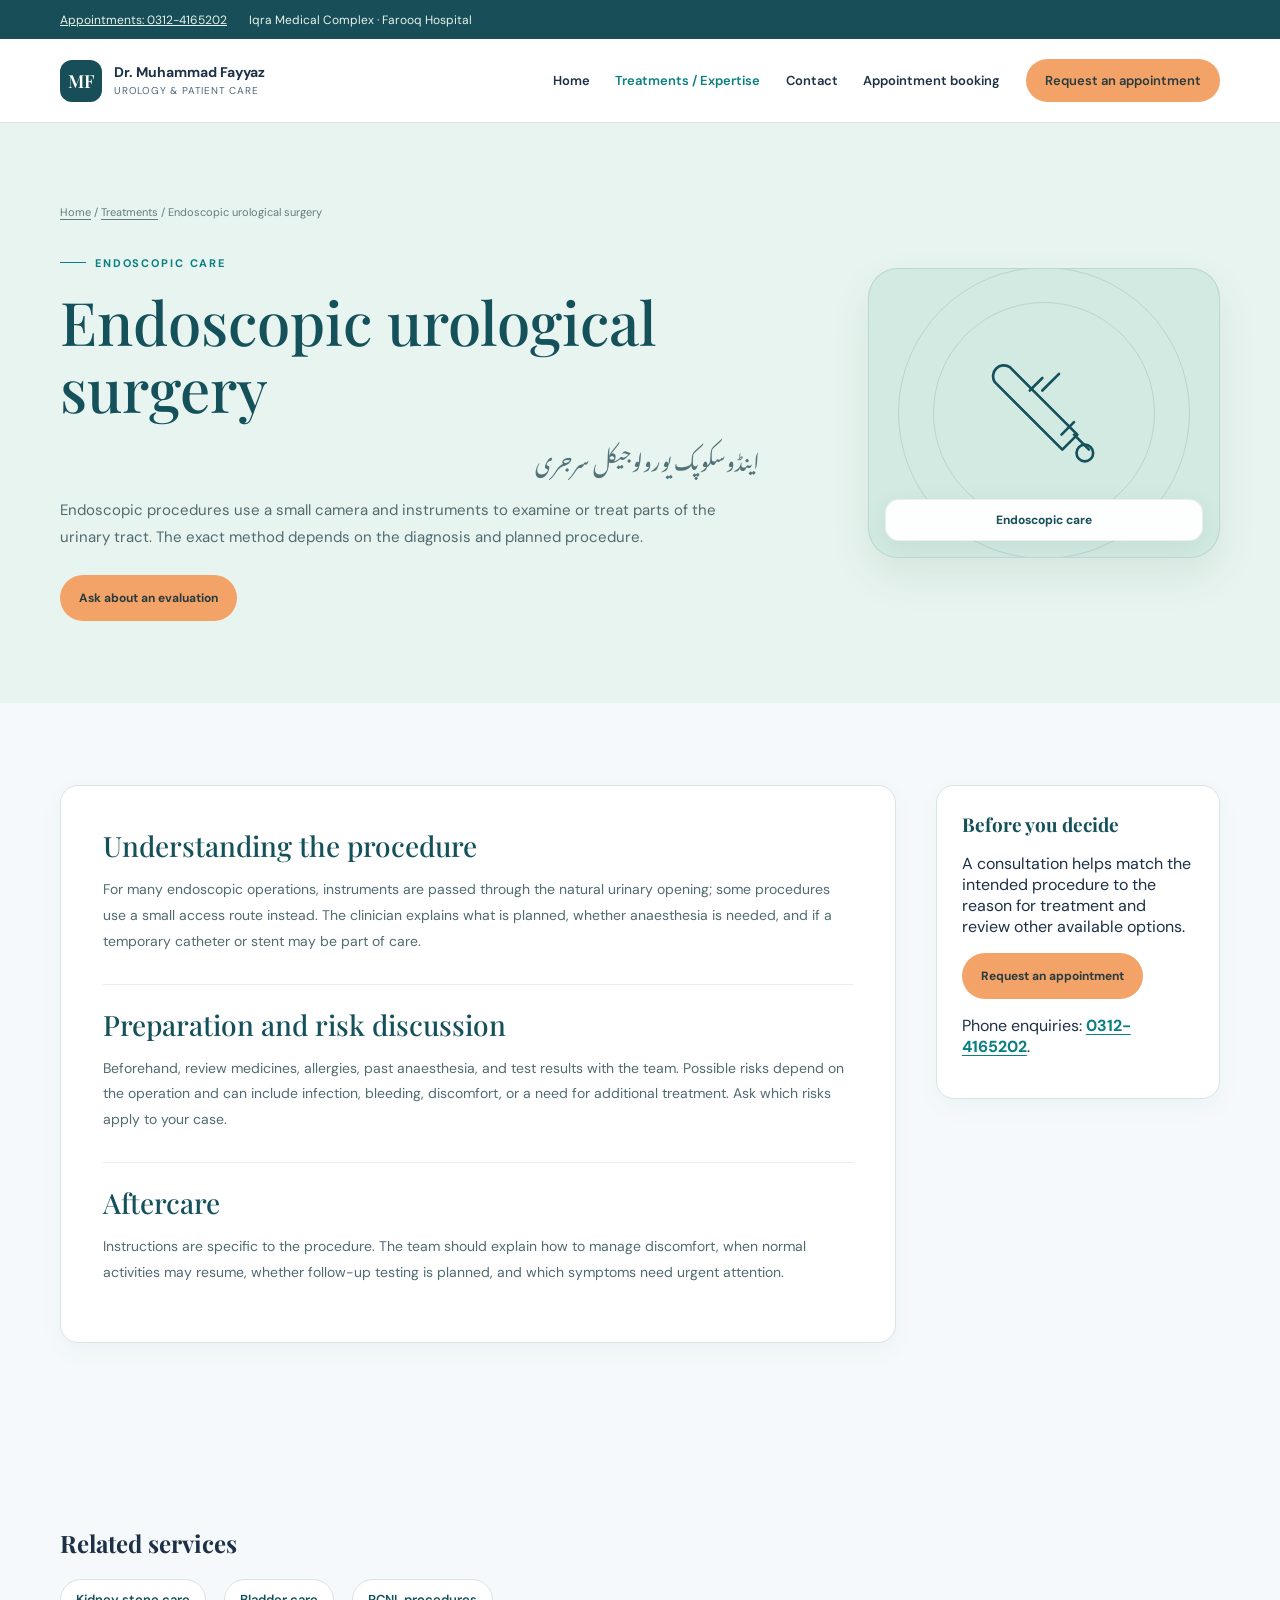
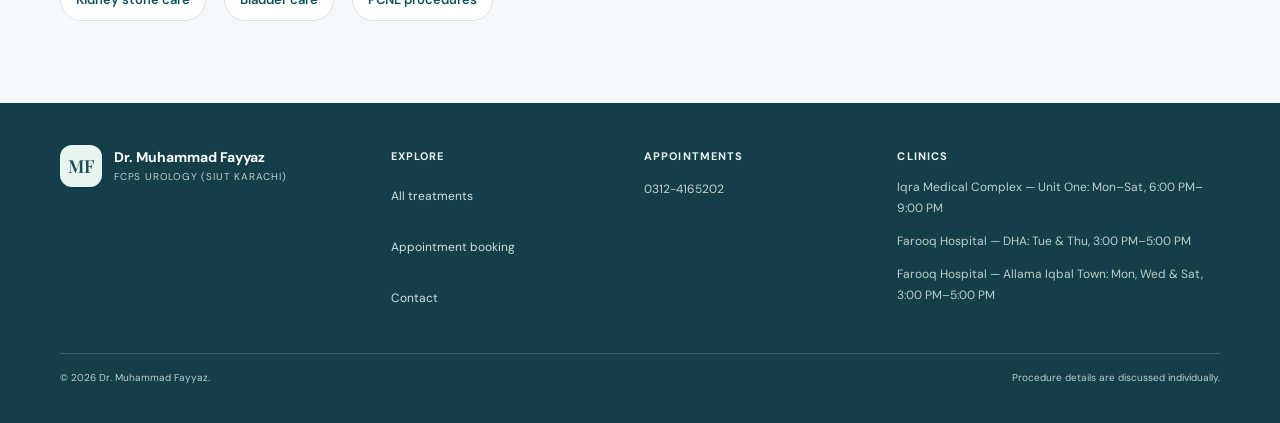
<file: endoscopic-urological-surgery.html>
<!doctype html>
<html lang="en">
<head>
  <meta charset="utf-8"><meta name="viewport" content="width=device-width, initial-scale=1"><meta name="theme-color" content="#082b55">
  <meta name="description" content="An overview of endoscopic urological procedures, preparation and aftercare discussions with Dr. Muhammad Fayyaz.">
  <title>Endoscopic Urological Surgery | Dr. Muhammad Fayyaz</title>
  <link rel="preconnect" href="https://fonts.googleapis.com"><link rel="preconnect" href="https://fonts.gstatic.com" crossorigin><link href="https://fonts.googleapis.com/css2?family=DM+Sans:wght@400;500;600;700&family=Playfair+Display:wght@500;600;700&display=swap" rel="stylesheet"><link href="https://fonts.googleapis.com/css2?family=Noto+Nastaliq+Urdu:wght@400;700&display=swap" rel="stylesheet"><link rel="stylesheet" href="site.css"><link rel="stylesheet" href="site-enhancements.css">
</head>
<body class="inner-page">
  <div class="topbar"><div class="wrap topbar-inner"><div class="top-items"><a class="top-item" href="tel:+923124165202">Appointments: 0312-4165202</a><span class="top-item-location">Iqra Medical Complex · Farooq Hospital</span></div></div></div>
  <header class="wrap main-nav"><a class="brand" href="index.html"><span class="brand-mark" aria-hidden="true">MF</span><span><span class="brand-name">Dr. Muhammad Fayyaz</span><span class="brand-caption">Urology &amp; patient care</span></span></a><nav class="nav-links" aria-label="Main navigation"><a href="index.html">Home</a><a href="treatments.html" aria-current="page">Treatments / Expertise</a><a href="contact.html">Contact</a><a href="booking.html">Appointment booking</a><a class="nav-cta" href="booking.html">Request an appointment</a></nav><details class="mobile-nav"><summary>Menu</summary><nav class="mobile-menu" aria-label="Mobile navigation"><a href="index.html">Home</a><a href="treatments.html">Treatments / Expertise</a><a href="contact.html">Contact</a><a href="booking.html">Appointment booking</a></nav></details></header>
  <main>
    <section class="page-hero"><div class="wrap page-hero-layout"><div class="page-hero-copy"><div class="breadcrumb"><a href="index.html">Home</a> / <a href="treatments.html">Treatments</a> / Endoscopic urological surgery</div><span class="eyebrow">Endoscopic care</span><h1>Endoscopic urological surgery</h1><p class="page-hero-urdu" lang="ur" dir="rtl">اینڈوسکوپک یورولوجیکل سرجری</p><p>Endoscopic procedures use a small camera and instruments to examine or treat parts of the urinary tract. The exact method depends on the diagnosis and planned procedure.</p><a class="button button-primary small-cta" href="booking.html">Ask about an evaluation</a></div><div class="page-hero-visual"><svg role="img" aria-label="Endoscopic instrument illustration"><use href="medical-illustrations.svg#endoscopy"></use></svg><span class="hero-visual-note">Endoscopic care</span></div></div></section>
    <section class="section"><div class="wrap detail-layout"><article class="detail-content"><h2>Understanding the procedure</h2><p>For many endoscopic operations, instruments are passed through the natural urinary opening; some procedures use a small access route instead. The clinician explains what is planned, whether anaesthesia is needed, and if a temporary catheter or stent may be part of care.</p><h2>Preparation and risk discussion</h2><p>Beforehand, review medicines, allergies, past anaesthesia, and test results with the team. Possible risks depend on the operation and can include infection, bleeding, discomfort, or a need for additional treatment. Ask which risks apply to your case.</p><h2>Aftercare</h2><p>Instructions are specific to the procedure. The team should explain how to manage discomfort, when normal activities may resume, whether follow-up testing is planned, and which symptoms need urgent attention.</p></article><aside class="detail-aside"><h3>Before you decide</h3><p>A consultation helps match the intended procedure to the reason for treatment and review other available options.</p><a class="button button-primary" href="booking.html">Request an appointment</a><p>Phone enquiries: <a href="tel:+923124165202">0312-4165202</a>.</p></aside></div></section>
    <section class="section treatments"><div class="wrap"><h2>Related services</h2><div class="related-treatments"><a href="treatment-detail.html">Kidney stone care</a><a href="bladder-care.html">Bladder care</a><a href="pcnl-procedures.html">PCNL procedures</a></div></div></section>
  </main>
  <footer class="footer"><div class="wrap"><div class="footer-grid"><div><a class="brand" href="index.html"><span class="brand-mark" aria-hidden="true">MF</span><span><span class="brand-name">Dr. Muhammad Fayyaz</span><span class="brand-caption">FCPS Urology (SIUT Karachi)</span></span></a></div><div><h3>Explore</h3><div class="footer-links"><a href="treatments.html">All treatments</a><a href="booking.html">Appointment booking</a><a href="contact.html">Contact</a></div></div><div><h3>Appointments</h3><a href="tel:+923124165202">0312-4165202</a></div><div><h3>Clinics</h3><p>Iqra Medical Complex — Unit One: Mon–Sat, 6:00 PM–9:00 PM</p><p>Farooq Hospital — DHA: Tue &amp; Thu, 3:00 PM–5:00 PM</p><p>Farooq Hospital — Allama Iqbal Town: Mon, Wed &amp; Sat, 3:00 PM–5:00 PM</p></div></div><div class="footer-bottom"><span>© 2026 Dr. Muhammad Fayyaz.</span><span>Procedure details are discussed individually.</span></div></div></footer>
</body>
</html>
</file>
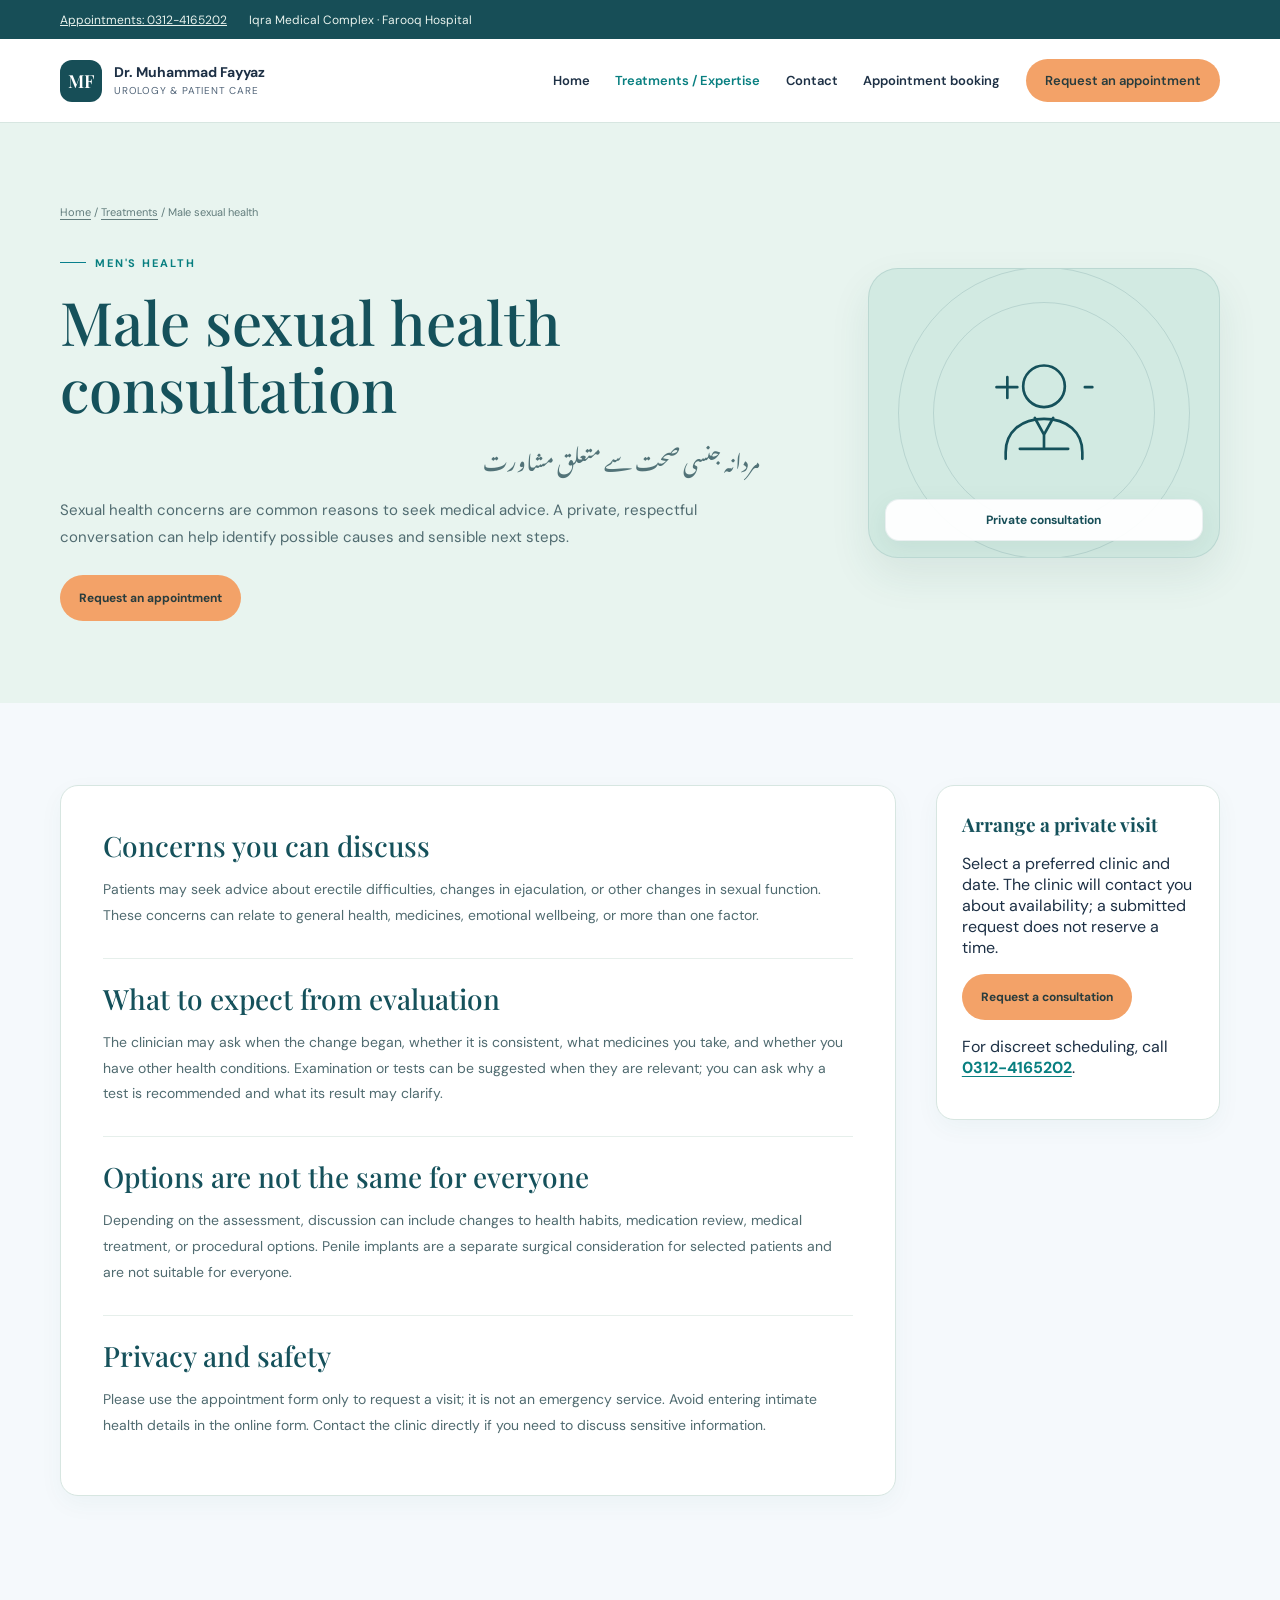
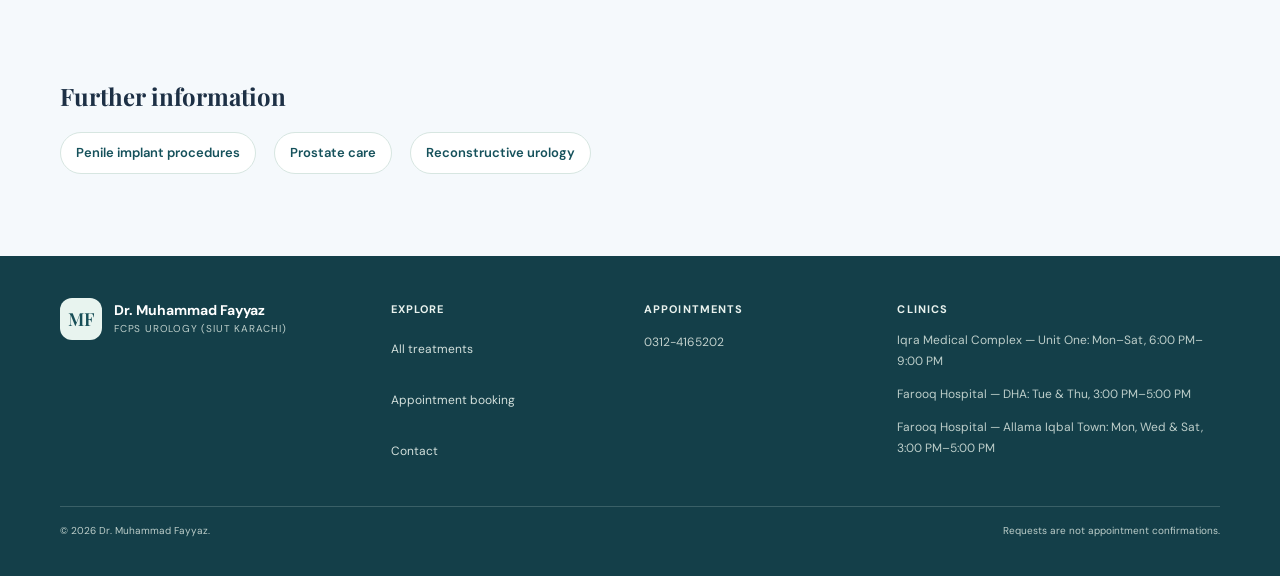
<file: male-sexual-health.html>
<!doctype html>
<html lang="en">
<head>
  <meta charset="utf-8"><meta name="viewport" content="width=device-width, initial-scale=1"><meta name="theme-color" content="#082b55">
  <meta name="description" content="Confidential consultation for male sexual health concerns with Dr. Muhammad Fayyaz, urologist.">
  <title>Male Sexual Health | Dr. Muhammad Fayyaz</title>
  <link rel="preconnect" href="https://fonts.googleapis.com"><link rel="preconnect" href="https://fonts.gstatic.com" crossorigin><link href="https://fonts.googleapis.com/css2?family=DM+Sans:wght@400;500;600;700&family=Playfair+Display:wght@500;600;700&display=swap" rel="stylesheet"><link href="https://fonts.googleapis.com/css2?family=Noto+Nastaliq+Urdu:wght@400;700&display=swap" rel="stylesheet"><link rel="stylesheet" href="site.css"><link rel="stylesheet" href="site-enhancements.css">
</head>
<body class="inner-page">
  <div class="topbar"><div class="wrap topbar-inner"><div class="top-items"><a class="top-item" href="tel:+923124165202">Appointments: 0312-4165202</a><span class="top-item-location">Iqra Medical Complex · Farooq Hospital</span></div></div></div>
  <header class="wrap main-nav"><a class="brand" href="index.html"><span class="brand-mark" aria-hidden="true">MF</span><span><span class="brand-name">Dr. Muhammad Fayyaz</span><span class="brand-caption">Urology &amp; patient care</span></span></a><nav class="nav-links" aria-label="Main navigation"><a href="index.html">Home</a><a href="treatments.html" aria-current="page">Treatments / Expertise</a><a href="contact.html">Contact</a><a href="booking.html">Appointment booking</a><a class="nav-cta" href="booking.html">Request an appointment</a></nav><details class="mobile-nav"><summary>Menu</summary><nav class="mobile-menu" aria-label="Mobile navigation"><a href="index.html">Home</a><a href="treatments.html">Treatments / Expertise</a><a href="contact.html">Contact</a><a href="booking.html">Appointment booking</a></nav></details></header>
  <main>
    <section class="page-hero"><div class="wrap page-hero-layout"><div class="page-hero-copy"><div class="breadcrumb"><a href="index.html">Home</a> / <a href="treatments.html">Treatments</a> / Male sexual health</div><span class="eyebrow">Men's health</span><h1>Male sexual health consultation</h1><p class="page-hero-urdu" lang="ur" dir="rtl">مردانہ جنسی صحت سے متعلق مشاورت</p><p>Sexual health concerns are common reasons to seek medical advice. A private, respectful conversation can help identify possible causes and sensible next steps.</p><a class="button button-primary small-cta" href="booking.html">Request an appointment</a></div><div class="page-hero-visual"><svg role="img" aria-label="Private consultation illustration"><use href="medical-illustrations.svg#consultation"></use></svg><span class="hero-visual-note">Private consultation</span></div></div></section>
    <section class="section"><div class="wrap detail-layout"><article class="detail-content"><h2>Concerns you can discuss</h2><p>Patients may seek advice about erectile difficulties, changes in ejaculation, or other changes in sexual function. These concerns can relate to general health, medicines, emotional wellbeing, or more than one factor.</p><h2>What to expect from evaluation</h2><p>The clinician may ask when the change began, whether it is consistent, what medicines you take, and whether you have other health conditions. Examination or tests can be suggested when they are relevant; you can ask why a test is recommended and what its result may clarify.</p><h2>Options are not the same for everyone</h2><p>Depending on the assessment, discussion can include changes to health habits, medication review, medical treatment, or procedural options. Penile implants are a separate surgical consideration for selected patients and are not suitable for everyone.</p><h2>Privacy and safety</h2><p>Please use the appointment form only to request a visit; it is not an emergency service. Avoid entering intimate health details in the online form. Contact the clinic directly if you need to discuss sensitive information.</p></article><aside class="detail-aside"><h3>Arrange a private visit</h3><p>Select a preferred clinic and date. The clinic will contact you about availability; a submitted request does not reserve a time.</p><a class="button button-primary" href="booking.html">Request a consultation</a><p>For discreet scheduling, call <a href="tel:+923124165202">0312-4165202</a>.</p></aside></div></section>
    <section class="section treatments"><div class="wrap"><h2>Further information</h2><div class="related-treatments"><a href="penile-implant-procedures.html">Penile implant procedures</a><a href="prostate-care.html">Prostate care</a><a href="reconstructive-urology.html">Reconstructive urology</a></div></div></section>
  </main>
  <footer class="footer"><div class="wrap"><div class="footer-grid"><div><a class="brand" href="index.html"><span class="brand-mark" aria-hidden="true">MF</span><span><span class="brand-name">Dr. Muhammad Fayyaz</span><span class="brand-caption">FCPS Urology (SIUT Karachi)</span></span></a></div><div><h3>Explore</h3><div class="footer-links"><a href="treatments.html">All treatments</a><a href="booking.html">Appointment booking</a><a href="contact.html">Contact</a></div></div><div><h3>Appointments</h3><a href="tel:+923124165202">0312-4165202</a></div><div><h3>Clinics</h3><p>Iqra Medical Complex — Unit One: Mon–Sat, 6:00 PM–9:00 PM</p><p>Farooq Hospital — DHA: Tue &amp; Thu, 3:00 PM–5:00 PM</p><p>Farooq Hospital — Allama Iqbal Town: Mon, Wed &amp; Sat, 3:00 PM–5:00 PM</p></div></div><div class="footer-bottom"><span>© 2026 Dr. Muhammad Fayyaz.</span><span>Requests are not appointment confirmations.</span></div></div></footer>
</body>
</html>
</file>
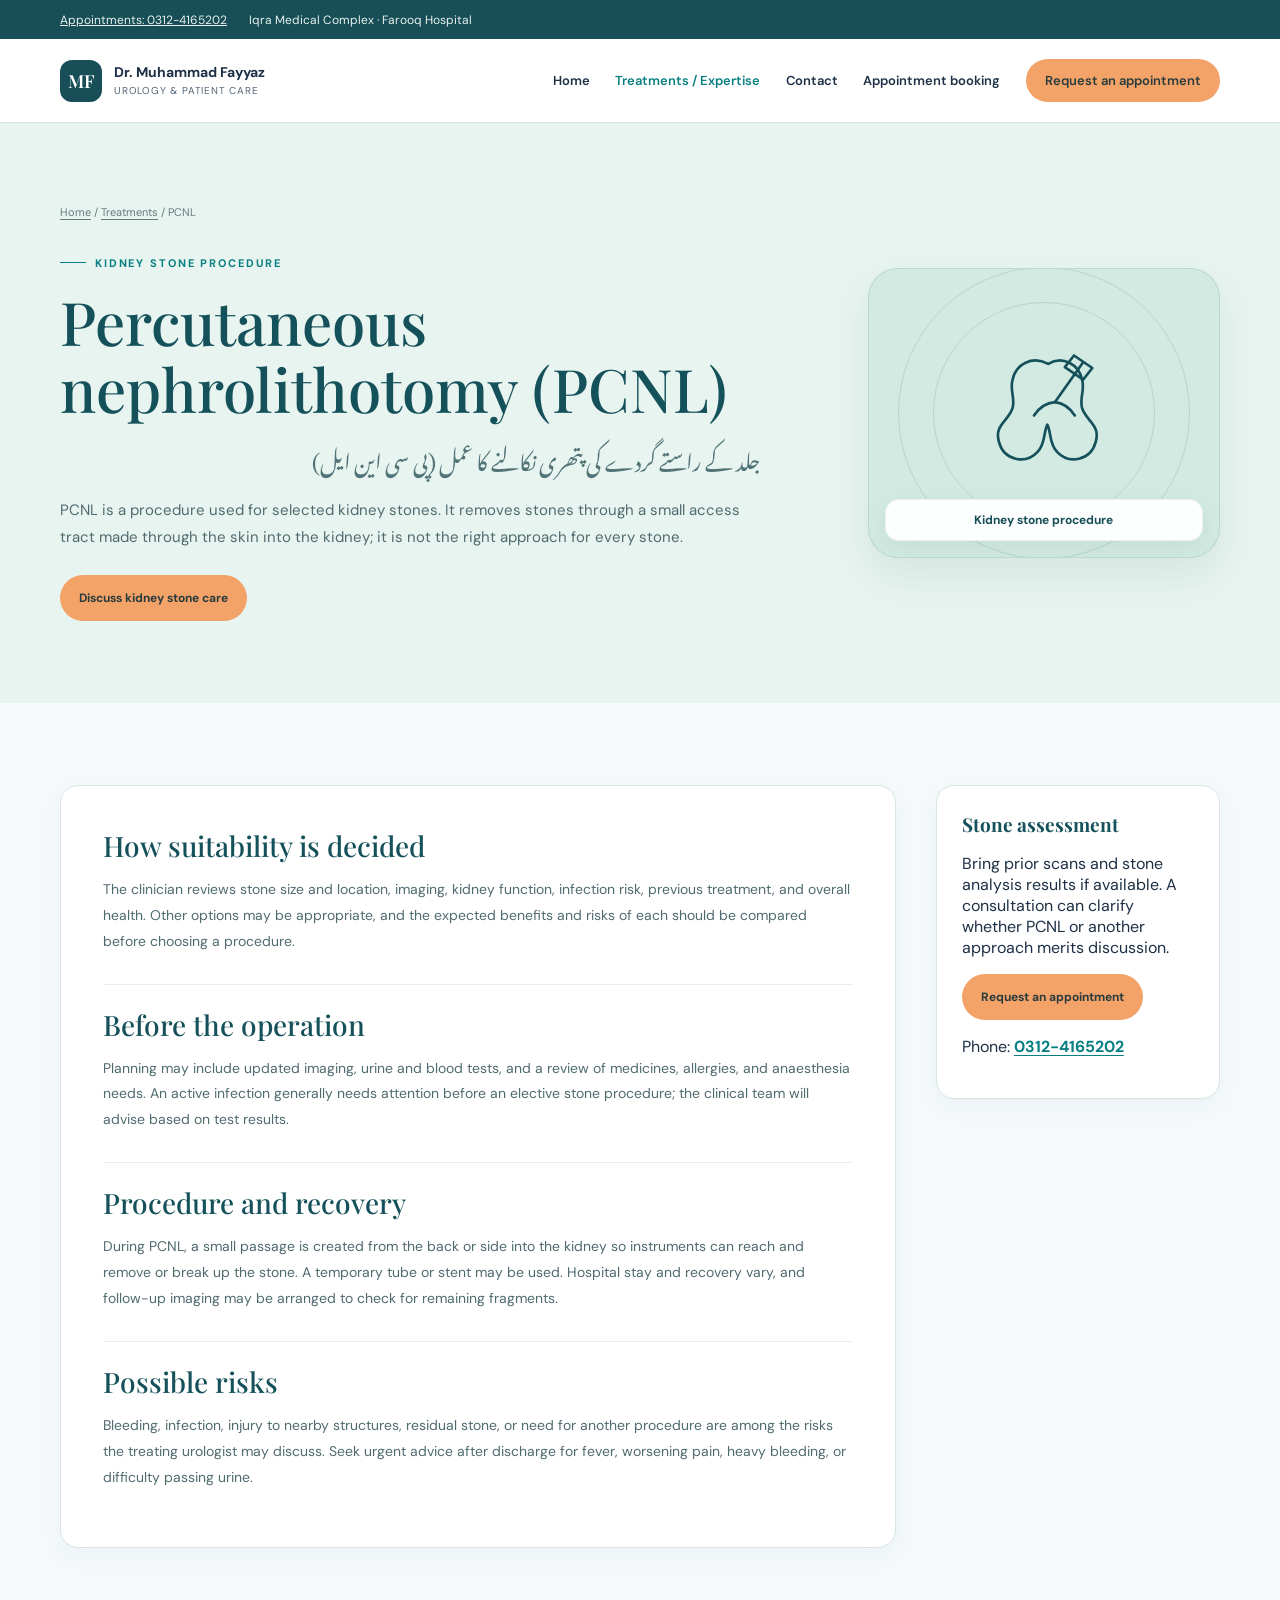
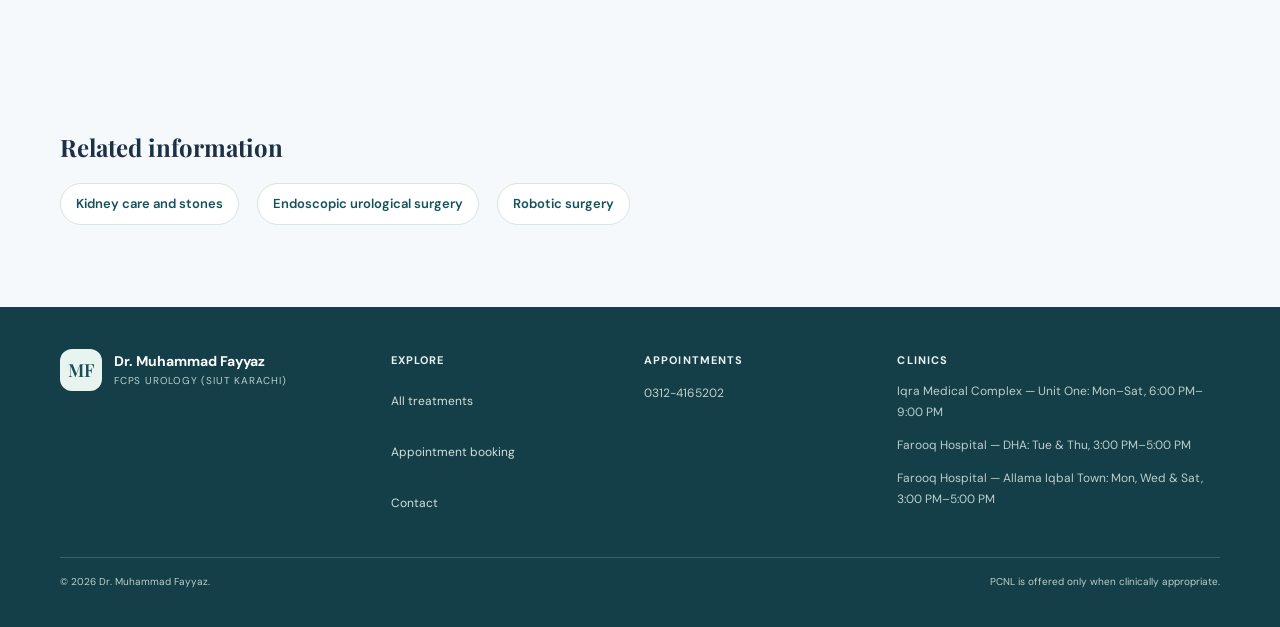
<file: pcnl-procedures.html>
<!doctype html>
<html lang="en">
<head>
  <meta charset="utf-8"><meta name="viewport" content="width=device-width, initial-scale=1"><meta name="theme-color" content="#082b55">
  <meta name="description" content="Patient information about percutaneous nephrolithotomy (PCNL), a procedure considered for selected kidney stones.">
  <title>PCNL Procedures | Dr. Muhammad Fayyaz</title>
  <link rel="preconnect" href="https://fonts.googleapis.com"><link rel="preconnect" href="https://fonts.gstatic.com" crossorigin><link href="https://fonts.googleapis.com/css2?family=DM+Sans:wght@400;500;600;700&family=Playfair+Display:wght@500;600;700&display=swap" rel="stylesheet"><link href="https://fonts.googleapis.com/css2?family=Noto+Nastaliq+Urdu:wght@400;700&display=swap" rel="stylesheet"><link rel="stylesheet" href="site.css"><link rel="stylesheet" href="site-enhancements.css">
</head>
<body class="inner-page">
  <div class="topbar"><div class="wrap topbar-inner"><div class="top-items"><a class="top-item" href="tel:+923124165202">Appointments: 0312-4165202</a><span class="top-item-location">Iqra Medical Complex · Farooq Hospital</span></div></div></div>
  <header class="wrap main-nav"><a class="brand" href="index.html"><span class="brand-mark" aria-hidden="true">MF</span><span><span class="brand-name">Dr. Muhammad Fayyaz</span><span class="brand-caption">Urology &amp; patient care</span></span></a><nav class="nav-links" aria-label="Main navigation"><a href="index.html">Home</a><a href="treatments.html" aria-current="page">Treatments / Expertise</a><a href="contact.html">Contact</a><a href="booking.html">Appointment booking</a><a class="nav-cta" href="booking.html">Request an appointment</a></nav><details class="mobile-nav"><summary>Menu</summary><nav class="mobile-menu" aria-label="Mobile navigation"><a href="index.html">Home</a><a href="treatments.html">Treatments / Expertise</a><a href="contact.html">Contact</a><a href="booking.html">Appointment booking</a></nav></details></header>
  <main>
    <section class="page-hero"><div class="wrap page-hero-layout"><div class="page-hero-copy"><div class="breadcrumb"><a href="index.html">Home</a> / <a href="treatments.html">Treatments</a> / PCNL</div><span class="eyebrow">Kidney stone procedure</span><h1>Percutaneous nephrolithotomy (PCNL)</h1><p class="page-hero-urdu" lang="ur" dir="rtl">جلد کے راستے گردے کی پتھری نکالنے کا عمل (پی سی این ایل)</p><p>PCNL is a procedure used for selected kidney stones. It removes stones through a small access tract made through the skin into the kidney; it is not the right approach for every stone.</p><a class="button button-primary small-cta" href="booking.html">Discuss kidney stone care</a></div><div class="page-hero-visual"><svg role="img" aria-label="Illustration of the kidney and a stone procedure"><use href="medical-illustrations.svg#pcnl"></use></svg><span class="hero-visual-note">Kidney stone procedure</span></div></div></section>
    <section class="section"><div class="wrap detail-layout"><article class="detail-content"><h2>How suitability is decided</h2><p>The clinician reviews stone size and location, imaging, kidney function, infection risk, previous treatment, and overall health. Other options may be appropriate, and the expected benefits and risks of each should be compared before choosing a procedure.</p><h2>Before the operation</h2><p>Planning may include updated imaging, urine and blood tests, and a review of medicines, allergies, and anaesthesia needs. An active infection generally needs attention before an elective stone procedure; the clinical team will advise based on test results.</p><h2>Procedure and recovery</h2><p>During PCNL, a small passage is created from the back or side into the kidney so instruments can reach and remove or break up the stone. A temporary tube or stent may be used. Hospital stay and recovery vary, and follow-up imaging may be arranged to check for remaining fragments.</p><h2>Possible risks</h2><p>Bleeding, infection, injury to nearby structures, residual stone, or need for another procedure are among the risks the treating urologist may discuss. Seek urgent advice after discharge for fever, worsening pain, heavy bleeding, or difficulty passing urine.</p></article><aside class="detail-aside"><h3>Stone assessment</h3><p>Bring prior scans and stone analysis results if available. A consultation can clarify whether PCNL or another approach merits discussion.</p><a class="button button-primary" href="booking.html">Request an appointment</a><p>Phone: <a href="tel:+923124165202">0312-4165202</a></p></aside></div></section>
    <section class="section treatments"><div class="wrap"><h2>Related information</h2><div class="related-treatments"><a href="treatment-detail.html">Kidney care and stones</a><a href="endoscopic-urological-surgery.html">Endoscopic urological surgery</a><a href="robotic-urological-surgery.html">Robotic surgery</a></div></div></section>
  </main>
  <footer class="footer"><div class="wrap"><div class="footer-grid"><div><a class="brand" href="index.html"><span class="brand-mark" aria-hidden="true">MF</span><span><span class="brand-name">Dr. Muhammad Fayyaz</span><span class="brand-caption">FCPS Urology (SIUT Karachi)</span></span></a></div><div><h3>Explore</h3><div class="footer-links"><a href="treatments.html">All treatments</a><a href="booking.html">Appointment booking</a><a href="contact.html">Contact</a></div></div><div><h3>Appointments</h3><a href="tel:+923124165202">0312-4165202</a></div><div><h3>Clinics</h3><p>Iqra Medical Complex — Unit One: Mon–Sat, 6:00 PM–9:00 PM</p><p>Farooq Hospital — DHA: Tue &amp; Thu, 3:00 PM–5:00 PM</p><p>Farooq Hospital — Allama Iqbal Town: Mon, Wed &amp; Sat, 3:00 PM–5:00 PM</p></div></div><div class="footer-bottom"><span>© 2026 Dr. Muhammad Fayyaz.</span><span>PCNL is offered only when clinically appropriate.</span></div></div></footer>
</body>
</html>
</file>
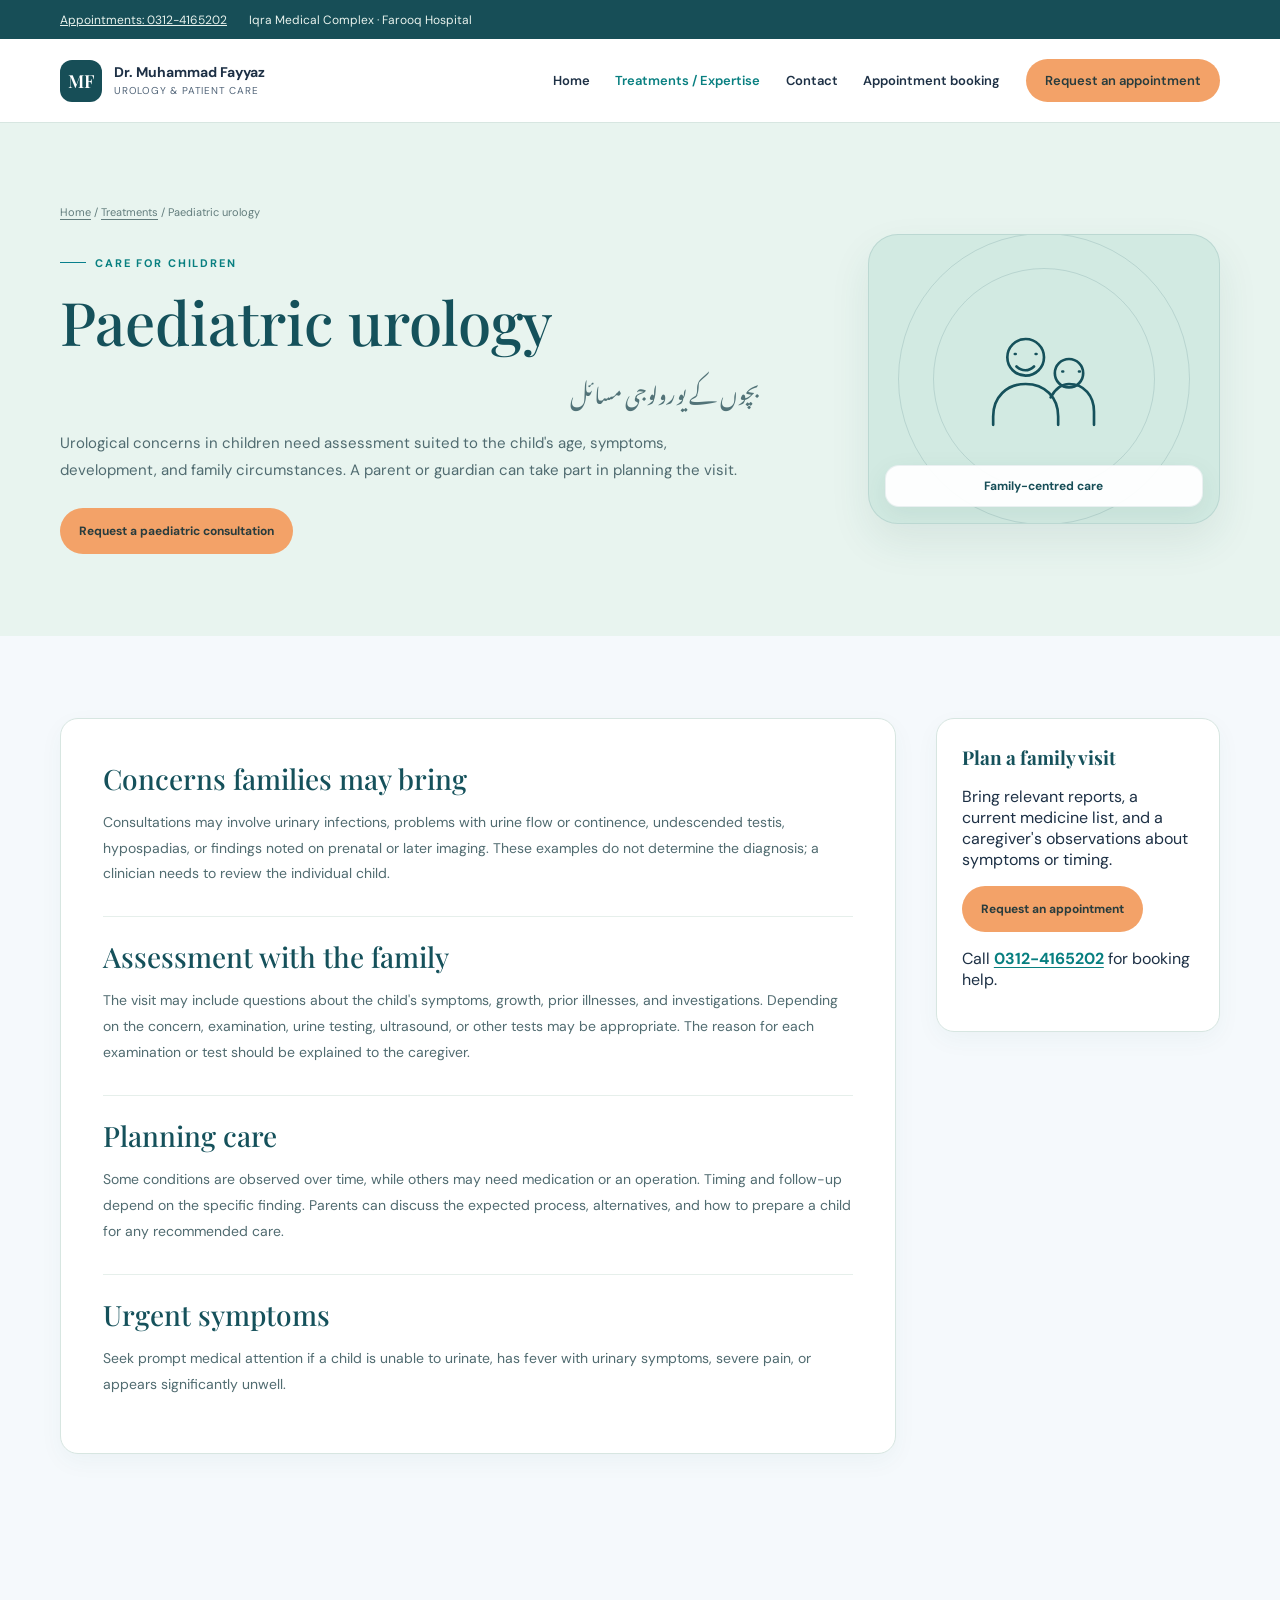
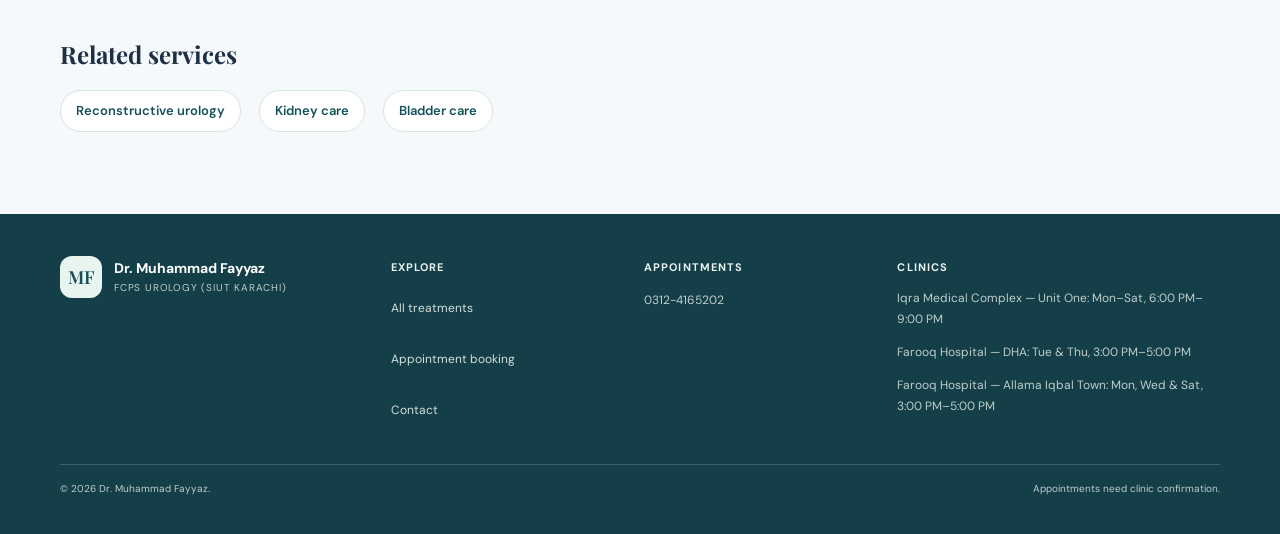
<file: pediatric-urology.html>
<!doctype html>
<html lang="en">
<head>
  <meta charset="utf-8"><meta name="viewport" content="width=device-width, initial-scale=1"><meta name="theme-color" content="#082b55">
  <meta name="description" content="Family-centred information about paediatric urology assessment and care with Dr. Muhammad Fayyaz.">
  <title>Paediatric Urology | Dr. Muhammad Fayyaz</title>
  <link rel="preconnect" href="https://fonts.googleapis.com"><link rel="preconnect" href="https://fonts.gstatic.com" crossorigin><link href="https://fonts.googleapis.com/css2?family=DM+Sans:wght@400;500;600;700&family=Playfair+Display:wght@500;600;700&display=swap" rel="stylesheet"><link href="https://fonts.googleapis.com/css2?family=Noto+Nastaliq+Urdu:wght@400;700&display=swap" rel="stylesheet"><link rel="stylesheet" href="site.css"><link rel="stylesheet" href="site-enhancements.css">
</head>
<body class="inner-page">
  <div class="topbar"><div class="wrap topbar-inner"><div class="top-items"><a class="top-item" href="tel:+923124165202">Appointments: 0312-4165202</a><span class="top-item-location">Iqra Medical Complex · Farooq Hospital</span></div></div></div>
  <header class="wrap main-nav"><a class="brand" href="index.html"><span class="brand-mark" aria-hidden="true">MF</span><span><span class="brand-name">Dr. Muhammad Fayyaz</span><span class="brand-caption">Urology &amp; patient care</span></span></a><nav class="nav-links" aria-label="Main navigation"><a href="index.html">Home</a><a href="treatments.html" aria-current="page">Treatments / Expertise</a><a href="contact.html">Contact</a><a href="booking.html">Appointment booking</a><a class="nav-cta" href="booking.html">Request an appointment</a></nav><details class="mobile-nav"><summary>Menu</summary><nav class="mobile-menu" aria-label="Mobile navigation"><a href="index.html">Home</a><a href="treatments.html">Treatments / Expertise</a><a href="contact.html">Contact</a><a href="booking.html">Appointment booking</a></nav></details></header>
  <main>
    <section class="page-hero"><div class="wrap page-hero-layout"><div class="page-hero-copy"><div class="breadcrumb"><a href="index.html">Home</a> / <a href="treatments.html">Treatments</a> / Paediatric urology</div><span class="eyebrow">Care for children</span><h1>Paediatric urology</h1><p class="page-hero-urdu" lang="ur" dir="rtl">بچوں کے یورولوجی مسائل</p><p>Urological concerns in children need assessment suited to the child's age, symptoms, development, and family circumstances. A parent or guardian can take part in planning the visit.</p><a class="button button-primary small-cta" href="booking.html">Request a paediatric consultation</a></div><div class="page-hero-visual"><svg role="img" aria-label="Child and caregiver consultation illustration"><use href="medical-illustrations.svg#pediatric"></use></svg><span class="hero-visual-note">Family-centred care</span></div></div></section>
    <section class="section"><div class="wrap detail-layout"><article class="detail-content"><h2>Concerns families may bring</h2><p>Consultations may involve urinary infections, problems with urine flow or continence, undescended testis, hypospadias, or findings noted on prenatal or later imaging. These examples do not determine the diagnosis; a clinician needs to review the individual child.</p><h2>Assessment with the family</h2><p>The visit may include questions about the child's symptoms, growth, prior illnesses, and investigations. Depending on the concern, examination, urine testing, ultrasound, or other tests may be appropriate. The reason for each examination or test should be explained to the caregiver.</p><h2>Planning care</h2><p>Some conditions are observed over time, while others may need medication or an operation. Timing and follow-up depend on the specific finding. Parents can discuss the expected process, alternatives, and how to prepare a child for any recommended care.</p><h2>Urgent symptoms</h2><p>Seek prompt medical attention if a child is unable to urinate, has fever with urinary symptoms, severe pain, or appears significantly unwell.</p></article><aside class="detail-aside"><h3>Plan a family visit</h3><p>Bring relevant reports, a current medicine list, and a caregiver's observations about symptoms or timing.</p><a class="button button-primary" href="booking.html">Request an appointment</a><p>Call <a href="tel:+923124165202">0312-4165202</a> for booking help.</p></aside></div></section>
    <section class="section treatments"><div class="wrap"><h2>Related services</h2><div class="related-treatments"><a href="reconstructive-urology.html">Reconstructive urology</a><a href="treatment-detail.html">Kidney care</a><a href="bladder-care.html">Bladder care</a></div></div></section>
  </main>
  <footer class="footer"><div class="wrap"><div class="footer-grid"><div><a class="brand" href="index.html"><span class="brand-mark" aria-hidden="true">MF</span><span><span class="brand-name">Dr. Muhammad Fayyaz</span><span class="brand-caption">FCPS Urology (SIUT Karachi)</span></span></a></div><div><h3>Explore</h3><div class="footer-links"><a href="treatments.html">All treatments</a><a href="booking.html">Appointment booking</a><a href="contact.html">Contact</a></div></div><div><h3>Appointments</h3><a href="tel:+923124165202">0312-4165202</a></div><div><h3>Clinics</h3><p>Iqra Medical Complex — Unit One: Mon–Sat, 6:00 PM–9:00 PM</p><p>Farooq Hospital — DHA: Tue &amp; Thu, 3:00 PM–5:00 PM</p><p>Farooq Hospital — Allama Iqbal Town: Mon, Wed &amp; Sat, 3:00 PM–5:00 PM</p></div></div><div class="footer-bottom"><span>© 2026 Dr. Muhammad Fayyaz.</span><span>Appointments need clinic confirmation.</span></div></div></footer>
</body>
</html>
</file>
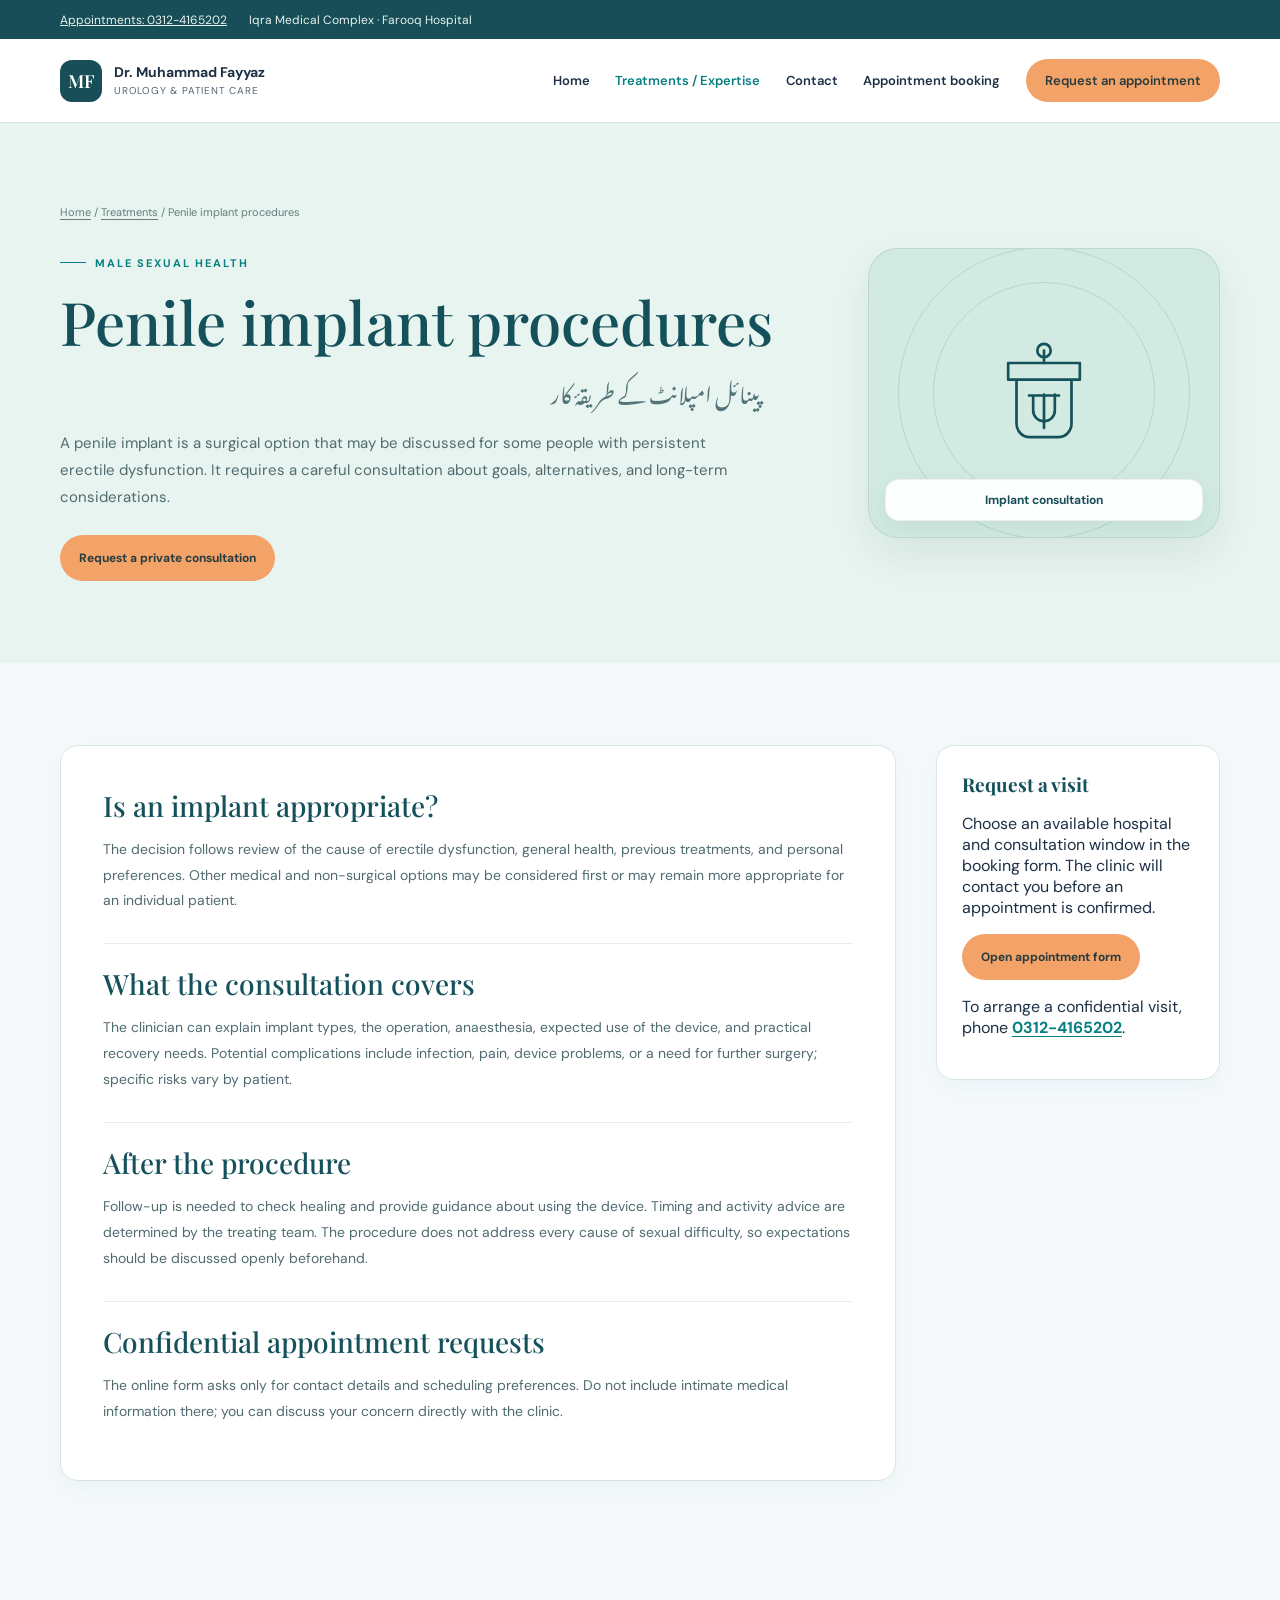
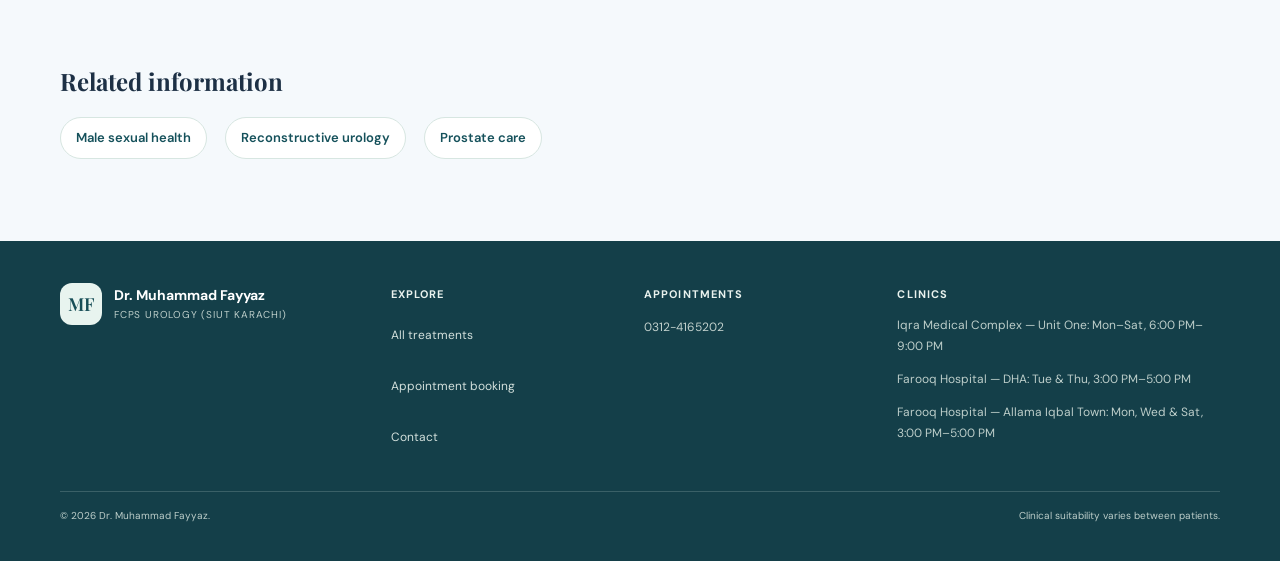
<file: penile-implant-procedures.html>
<!doctype html>
<html lang="en">
<head>
  <meta charset="utf-8"><meta name="viewport" content="width=device-width, initial-scale=1"><meta name="theme-color" content="#082b55">
  <meta name="description" content="Information about penile implant assessment, procedure considerations and follow-up with Dr. Muhammad Fayyaz.">
  <title>Penile Implant Procedures | Dr. Muhammad Fayyaz</title>
  <link rel="preconnect" href="https://fonts.googleapis.com"><link rel="preconnect" href="https://fonts.gstatic.com" crossorigin><link href="https://fonts.googleapis.com/css2?family=DM+Sans:wght@400;500;600;700&family=Playfair+Display:wght@500;600;700&display=swap" rel="stylesheet"><link href="https://fonts.googleapis.com/css2?family=Noto+Nastaliq+Urdu:wght@400;700&display=swap" rel="stylesheet"><link rel="stylesheet" href="site.css"><link rel="stylesheet" href="site-enhancements.css">
</head>
<body class="inner-page">
  <div class="topbar"><div class="wrap topbar-inner"><div class="top-items"><a class="top-item" href="tel:+923124165202">Appointments: 0312-4165202</a><span class="top-item-location">Iqra Medical Complex · Farooq Hospital</span></div></div></div>
  <header class="wrap main-nav"><a class="brand" href="index.html"><span class="brand-mark" aria-hidden="true">MF</span><span><span class="brand-name">Dr. Muhammad Fayyaz</span><span class="brand-caption">Urology &amp; patient care</span></span></a><nav class="nav-links" aria-label="Main navigation"><a href="index.html">Home</a><a href="treatments.html" aria-current="page">Treatments / Expertise</a><a href="contact.html">Contact</a><a href="booking.html">Appointment booking</a><a class="nav-cta" href="booking.html">Request an appointment</a></nav><details class="mobile-nav"><summary>Menu</summary><nav class="mobile-menu" aria-label="Mobile navigation"><a href="index.html">Home</a><a href="treatments.html">Treatments / Expertise</a><a href="contact.html">Contact</a><a href="booking.html">Appointment booking</a></nav></details></header>
  <main>
    <section class="page-hero"><div class="wrap page-hero-layout"><div class="page-hero-copy"><div class="breadcrumb"><a href="index.html">Home</a> / <a href="treatments.html">Treatments</a> / Penile implant procedures</div><span class="eyebrow">Male sexual health</span><h1>Penile implant procedures</h1><p class="page-hero-urdu" lang="ur" dir="rtl">پینائل امپلانٹ کے طریقۂ کار</p><p>A penile implant is a surgical option that may be discussed for some people with persistent erectile dysfunction. It requires a careful consultation about goals, alternatives, and long-term considerations.</p><a class="button button-primary small-cta" href="booking.html">Request a private consultation</a></div><div class="page-hero-visual"><svg role="img" aria-label="Penile implant device illustration"><use href="medical-illustrations.svg#implant"></use></svg><span class="hero-visual-note">Implant consultation</span></div></div></section>
    <section class="section"><div class="wrap detail-layout"><article class="detail-content"><h2>Is an implant appropriate?</h2><p>The decision follows review of the cause of erectile dysfunction, general health, previous treatments, and personal preferences. Other medical and non-surgical options may be considered first or may remain more appropriate for an individual patient.</p><h2>What the consultation covers</h2><p>The clinician can explain implant types, the operation, anaesthesia, expected use of the device, and practical recovery needs. Potential complications include infection, pain, device problems, or a need for further surgery; specific risks vary by patient.</p><h2>After the procedure</h2><p>Follow-up is needed to check healing and provide guidance about using the device. Timing and activity advice are determined by the treating team. The procedure does not address every cause of sexual difficulty, so expectations should be discussed openly beforehand.</p><h2>Confidential appointment requests</h2><p>The online form asks only for contact details and scheduling preferences. Do not include intimate medical information there; you can discuss your concern directly with the clinic.</p></article><aside class="detail-aside"><h3>Request a visit</h3><p>Choose an available hospital and consultation window in the booking form. The clinic will contact you before an appointment is confirmed.</p><a class="button button-primary" href="booking.html">Open appointment form</a><p>To arrange a confidential visit, phone <a href="tel:+923124165202">0312-4165202</a>.</p></aside></div></section>
    <section class="section treatments"><div class="wrap"><h2>Related information</h2><div class="related-treatments"><a href="male-sexual-health.html">Male sexual health</a><a href="reconstructive-urology.html">Reconstructive urology</a><a href="prostate-care.html">Prostate care</a></div></div></section>
  </main>
  <footer class="footer"><div class="wrap"><div class="footer-grid"><div><a class="brand" href="index.html"><span class="brand-mark" aria-hidden="true">MF</span><span><span class="brand-name">Dr. Muhammad Fayyaz</span><span class="brand-caption">FCPS Urology (SIUT Karachi)</span></span></a></div><div><h3>Explore</h3><div class="footer-links"><a href="treatments.html">All treatments</a><a href="booking.html">Appointment booking</a><a href="contact.html">Contact</a></div></div><div><h3>Appointments</h3><a href="tel:+923124165202">0312-4165202</a></div><div><h3>Clinics</h3><p>Iqra Medical Complex — Unit One: Mon–Sat, 6:00 PM–9:00 PM</p><p>Farooq Hospital — DHA: Tue &amp; Thu, 3:00 PM–5:00 PM</p><p>Farooq Hospital — Allama Iqbal Town: Mon, Wed &amp; Sat, 3:00 PM–5:00 PM</p></div></div><div class="footer-bottom"><span>© 2026 Dr. Muhammad Fayyaz.</span><span>Clinical suitability varies between patients.</span></div></div></footer>
</body>
</html>
</file>
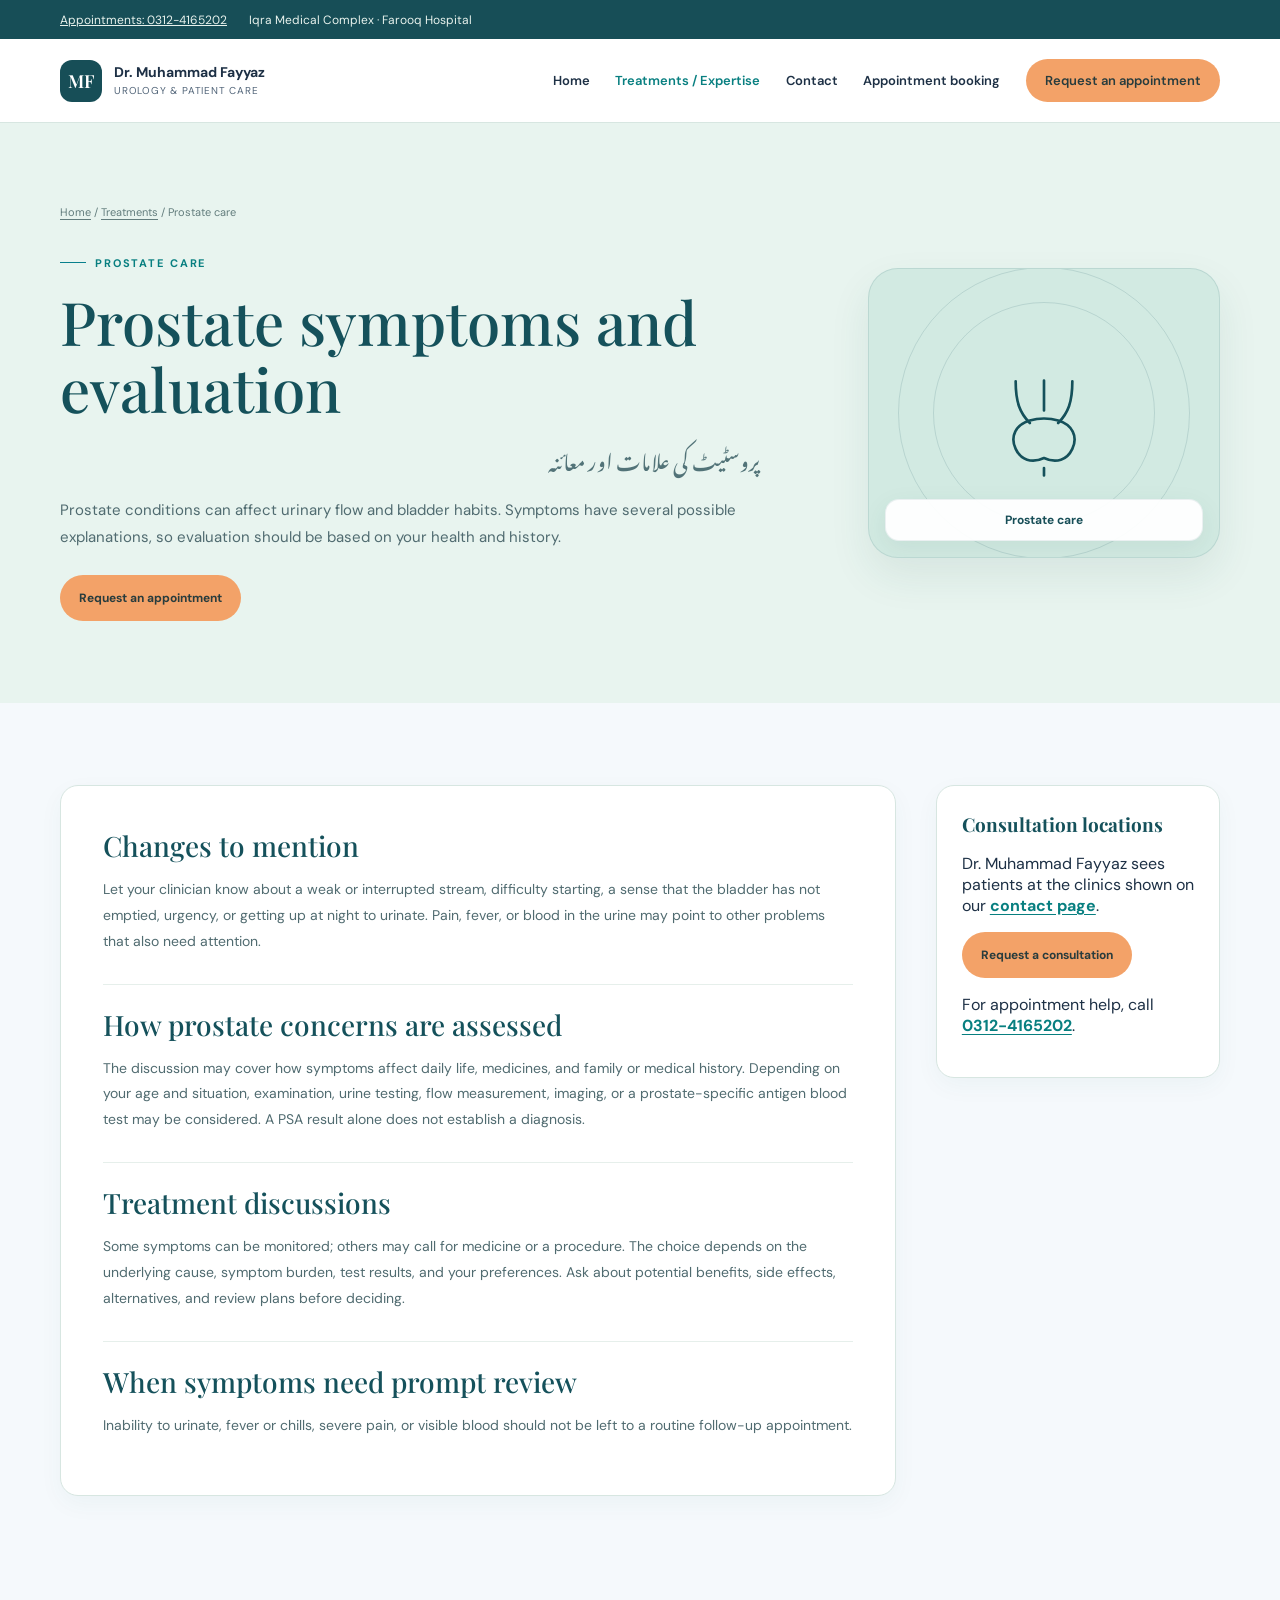
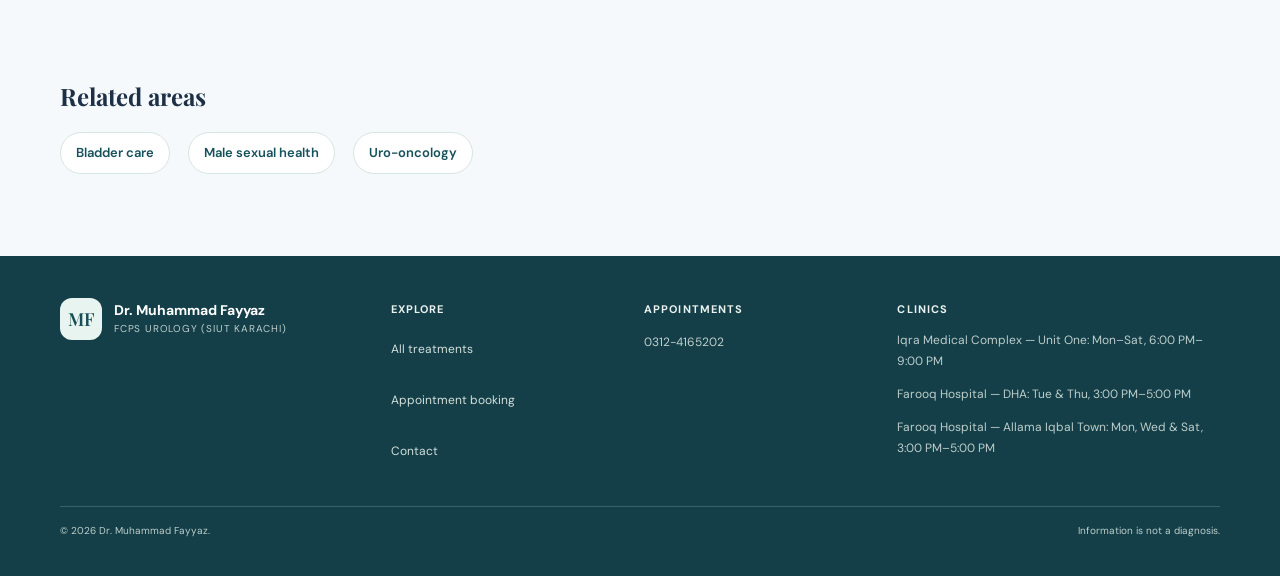
<file: prostate-care.html>
<!doctype html>
<html lang="en">
<head>
  <meta charset="utf-8"><meta name="viewport" content="width=device-width, initial-scale=1"><meta name="theme-color" content="#082b55">
  <meta name="description" content="Understand common prostate symptoms, evaluation and care discussions with Dr. Muhammad Fayyaz.">
  <title>Prostate Care | Dr. Muhammad Fayyaz</title>
  <link rel="preconnect" href="https://fonts.googleapis.com"><link rel="preconnect" href="https://fonts.gstatic.com" crossorigin><link href="https://fonts.googleapis.com/css2?family=DM+Sans:wght@400;500;600;700&family=Playfair+Display:wght@500;600;700&display=swap" rel="stylesheet"><link href="https://fonts.googleapis.com/css2?family=Noto+Nastaliq+Urdu:wght@400;700&display=swap" rel="stylesheet"><link rel="stylesheet" href="site.css"><link rel="stylesheet" href="site-enhancements.css">
</head>
<body class="inner-page">
  <div class="topbar"><div class="wrap topbar-inner"><div class="top-items"><a class="top-item" href="tel:+923124165202">Appointments: 0312-4165202</a><span class="top-item-location">Iqra Medical Complex · Farooq Hospital</span></div></div></div>
  <header class="wrap main-nav"><a class="brand" href="index.html"><span class="brand-mark" aria-hidden="true">MF</span><span><span class="brand-name">Dr. Muhammad Fayyaz</span><span class="brand-caption">Urology &amp; patient care</span></span></a><nav class="nav-links" aria-label="Main navigation"><a href="index.html">Home</a><a href="treatments.html" aria-current="page">Treatments / Expertise</a><a href="contact.html">Contact</a><a href="booking.html">Appointment booking</a><a class="nav-cta" href="booking.html">Request an appointment</a></nav><details class="mobile-nav"><summary>Menu</summary><nav class="mobile-menu" aria-label="Mobile navigation"><a href="index.html">Home</a><a href="treatments.html">Treatments / Expertise</a><a href="contact.html">Contact</a><a href="booking.html">Appointment booking</a></nav></details></header>
  <main>
    <section class="page-hero"><div class="wrap page-hero-layout"><div class="page-hero-copy"><div class="breadcrumb"><a href="index.html">Home</a> / <a href="treatments.html">Treatments</a> / Prostate care</div><span class="eyebrow">Prostate care</span><h1>Prostate symptoms and evaluation</h1><p class="page-hero-urdu" lang="ur" dir="rtl">پروسٹیٹ کی علامات اور معائنہ</p><p>Prostate conditions can affect urinary flow and bladder habits. Symptoms have several possible explanations, so evaluation should be based on your health and history.</p><a class="button button-primary small-cta" href="booking.html">Request an appointment</a></div><div class="page-hero-visual"><svg role="img" aria-label="Prostate care illustration"><use href="medical-illustrations.svg#prostate"></use></svg><span class="hero-visual-note">Prostate care</span></div></div></section>
    <section class="section"><div class="wrap detail-layout"><article class="detail-content"><h2>Changes to mention</h2><p>Let your clinician know about a weak or interrupted stream, difficulty starting, a sense that the bladder has not emptied, urgency, or getting up at night to urinate. Pain, fever, or blood in the urine may point to other problems that also need attention.</p><h2>How prostate concerns are assessed</h2><p>The discussion may cover how symptoms affect daily life, medicines, and family or medical history. Depending on your age and situation, examination, urine testing, flow measurement, imaging, or a prostate-specific antigen blood test may be considered. A PSA result alone does not establish a diagnosis.</p><h2>Treatment discussions</h2><p>Some symptoms can be monitored; others may call for medicine or a procedure. The choice depends on the underlying cause, symptom burden, test results, and your preferences. Ask about potential benefits, side effects, alternatives, and review plans before deciding.</p><h2>When symptoms need prompt review</h2><p>Inability to urinate, fever or chills, severe pain, or visible blood should not be left to a routine follow-up appointment.</p></article><aside class="detail-aside"><h3>Consultation locations</h3><p>Dr. Muhammad Fayyaz sees patients at the clinics shown on our <a href="contact.html">contact page</a>.</p><a class="button button-primary" href="booking.html">Request a consultation</a><p>For appointment help, call <a href="tel:+923124165202">0312-4165202</a>.</p></aside></div></section>
    <section class="section treatments"><div class="wrap"><h2>Related areas</h2><div class="related-treatments"><a href="bladder-care.html">Bladder care</a><a href="male-sexual-health.html">Male sexual health</a><a href="uro-oncology.html">Uro-oncology</a></div></div></section>
  </main>
  <footer class="footer"><div class="wrap"><div class="footer-grid"><div><a class="brand" href="index.html"><span class="brand-mark" aria-hidden="true">MF</span><span><span class="brand-name">Dr. Muhammad Fayyaz</span><span class="brand-caption">FCPS Urology (SIUT Karachi)</span></span></a></div><div><h3>Explore</h3><div class="footer-links"><a href="treatments.html">All treatments</a><a href="booking.html">Appointment booking</a><a href="contact.html">Contact</a></div></div><div><h3>Appointments</h3><a href="tel:+923124165202">0312-4165202</a></div><div><h3>Clinics</h3><p>Iqra Medical Complex — Unit One: Mon–Sat, 6:00 PM–9:00 PM</p><p>Farooq Hospital — DHA: Tue &amp; Thu, 3:00 PM–5:00 PM</p><p>Farooq Hospital — Allama Iqbal Town: Mon, Wed &amp; Sat, 3:00 PM–5:00 PM</p></div></div><div class="footer-bottom"><span>© 2026 Dr. Muhammad Fayyaz.</span><span>Information is not a diagnosis.</span></div></div></footer>
</body>
</html>
</file>
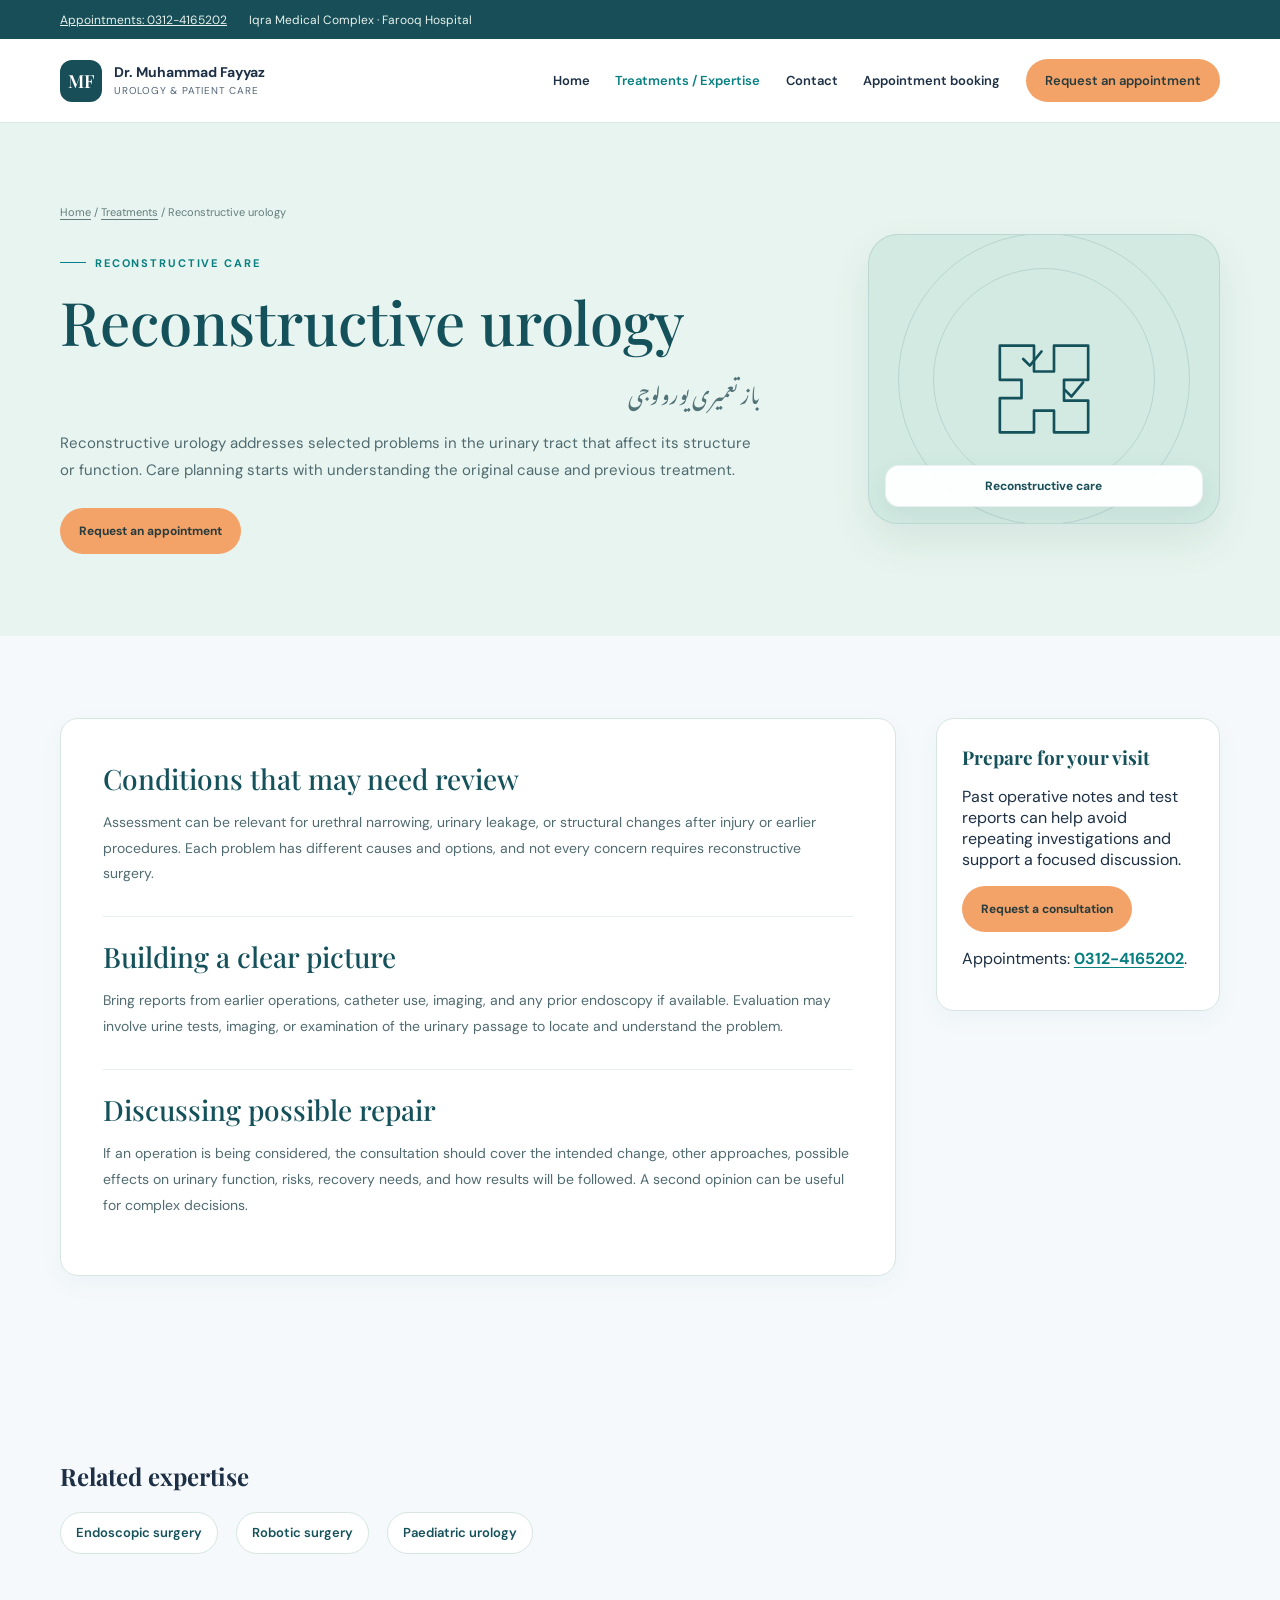
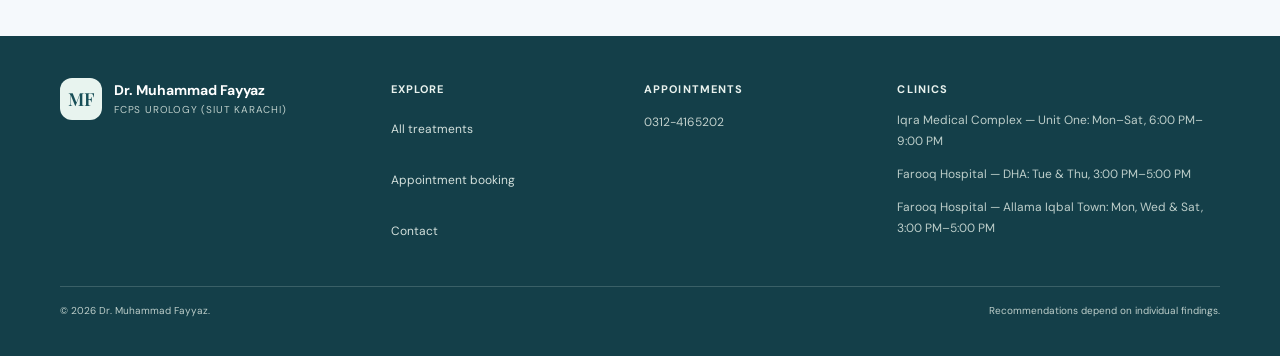
<file: reconstructive-urology.html>
<!doctype html>
<html lang="en">
<head>
  <meta charset="utf-8"><meta name="viewport" content="width=device-width, initial-scale=1"><meta name="theme-color" content="#082b55">
  <meta name="description" content="Learn about assessment and planning for reconstructive urology with Dr. Muhammad Fayyaz.">
  <title>Reconstructive Urology | Dr. Muhammad Fayyaz</title>
  <link rel="preconnect" href="https://fonts.googleapis.com"><link rel="preconnect" href="https://fonts.gstatic.com" crossorigin><link href="https://fonts.googleapis.com/css2?family=DM+Sans:wght@400;500;600;700&family=Playfair+Display:wght@500;600;700&display=swap" rel="stylesheet"><link href="https://fonts.googleapis.com/css2?family=Noto+Nastaliq+Urdu:wght@400;700&display=swap" rel="stylesheet"><link rel="stylesheet" href="site.css"><link rel="stylesheet" href="site-enhancements.css">
</head>
<body class="inner-page">
  <div class="topbar"><div class="wrap topbar-inner"><div class="top-items"><a class="top-item" href="tel:+923124165202">Appointments: 0312-4165202</a><span class="top-item-location">Iqra Medical Complex · Farooq Hospital</span></div></div></div>
  <header class="wrap main-nav"><a class="brand" href="index.html"><span class="brand-mark" aria-hidden="true">MF</span><span><span class="brand-name">Dr. Muhammad Fayyaz</span><span class="brand-caption">Urology &amp; patient care</span></span></a><nav class="nav-links" aria-label="Main navigation"><a href="index.html">Home</a><a href="treatments.html" aria-current="page">Treatments / Expertise</a><a href="contact.html">Contact</a><a href="booking.html">Appointment booking</a><a class="nav-cta" href="booking.html">Request an appointment</a></nav><details class="mobile-nav"><summary>Menu</summary><nav class="mobile-menu" aria-label="Mobile navigation"><a href="index.html">Home</a><a href="treatments.html">Treatments / Expertise</a><a href="contact.html">Contact</a><a href="booking.html">Appointment booking</a></nav></details></header>
  <main>
    <section class="page-hero"><div class="wrap page-hero-layout"><div class="page-hero-copy"><div class="breadcrumb"><a href="index.html">Home</a> / <a href="treatments.html">Treatments</a> / Reconstructive urology</div><span class="eyebrow">Reconstructive care</span><h1>Reconstructive urology</h1><p class="page-hero-urdu" lang="ur" dir="rtl">باز تعمیری یورولوجی</p><p>Reconstructive urology addresses selected problems in the urinary tract that affect its structure or function. Care planning starts with understanding the original cause and previous treatment.</p><a class="button button-primary small-cta" href="booking.html">Request an appointment</a></div><div class="page-hero-visual"><svg role="img" aria-label="Reconstructive care illustration"><use href="medical-illustrations.svg#reconstructive"></use></svg><span class="hero-visual-note">Reconstructive care</span></div></div></section>
    <section class="section"><div class="wrap detail-layout"><article class="detail-content"><h2>Conditions that may need review</h2><p>Assessment can be relevant for urethral narrowing, urinary leakage, or structural changes after injury or earlier procedures. Each problem has different causes and options, and not every concern requires reconstructive surgery.</p><h2>Building a clear picture</h2><p>Bring reports from earlier operations, catheter use, imaging, and any prior endoscopy if available. Evaluation may involve urine tests, imaging, or examination of the urinary passage to locate and understand the problem.</p><h2>Discussing possible repair</h2><p>If an operation is being considered, the consultation should cover the intended change, other approaches, possible effects on urinary function, risks, recovery needs, and how results will be followed. A second opinion can be useful for complex decisions.</p></article><aside class="detail-aside"><h3>Prepare for your visit</h3><p>Past operative notes and test reports can help avoid repeating investigations and support a focused discussion.</p><a class="button button-primary" href="booking.html">Request a consultation</a><p>Appointments: <a href="tel:+923124165202">0312-4165202</a>.</p></aside></div></section>
    <section class="section treatments"><div class="wrap"><h2>Related expertise</h2><div class="related-treatments"><a href="endoscopic-urological-surgery.html">Endoscopic surgery</a><a href="robotic-urological-surgery.html">Robotic surgery</a><a href="pediatric-urology.html">Paediatric urology</a></div></div></section>
  </main>
  <footer class="footer"><div class="wrap"><div class="footer-grid"><div><a class="brand" href="index.html"><span class="brand-mark" aria-hidden="true">MF</span><span><span class="brand-name">Dr. Muhammad Fayyaz</span><span class="brand-caption">FCPS Urology (SIUT Karachi)</span></span></a></div><div><h3>Explore</h3><div class="footer-links"><a href="treatments.html">All treatments</a><a href="booking.html">Appointment booking</a><a href="contact.html">Contact</a></div></div><div><h3>Appointments</h3><a href="tel:+923124165202">0312-4165202</a></div><div><h3>Clinics</h3><p>Iqra Medical Complex — Unit One: Mon–Sat, 6:00 PM–9:00 PM</p><p>Farooq Hospital — DHA: Tue &amp; Thu, 3:00 PM–5:00 PM</p><p>Farooq Hospital — Allama Iqbal Town: Mon, Wed &amp; Sat, 3:00 PM–5:00 PM</p></div></div><div class="footer-bottom"><span>© 2026 Dr. Muhammad Fayyaz.</span><span>Recommendations depend on individual findings.</span></div></div></footer>
</body>
</html>
</file>
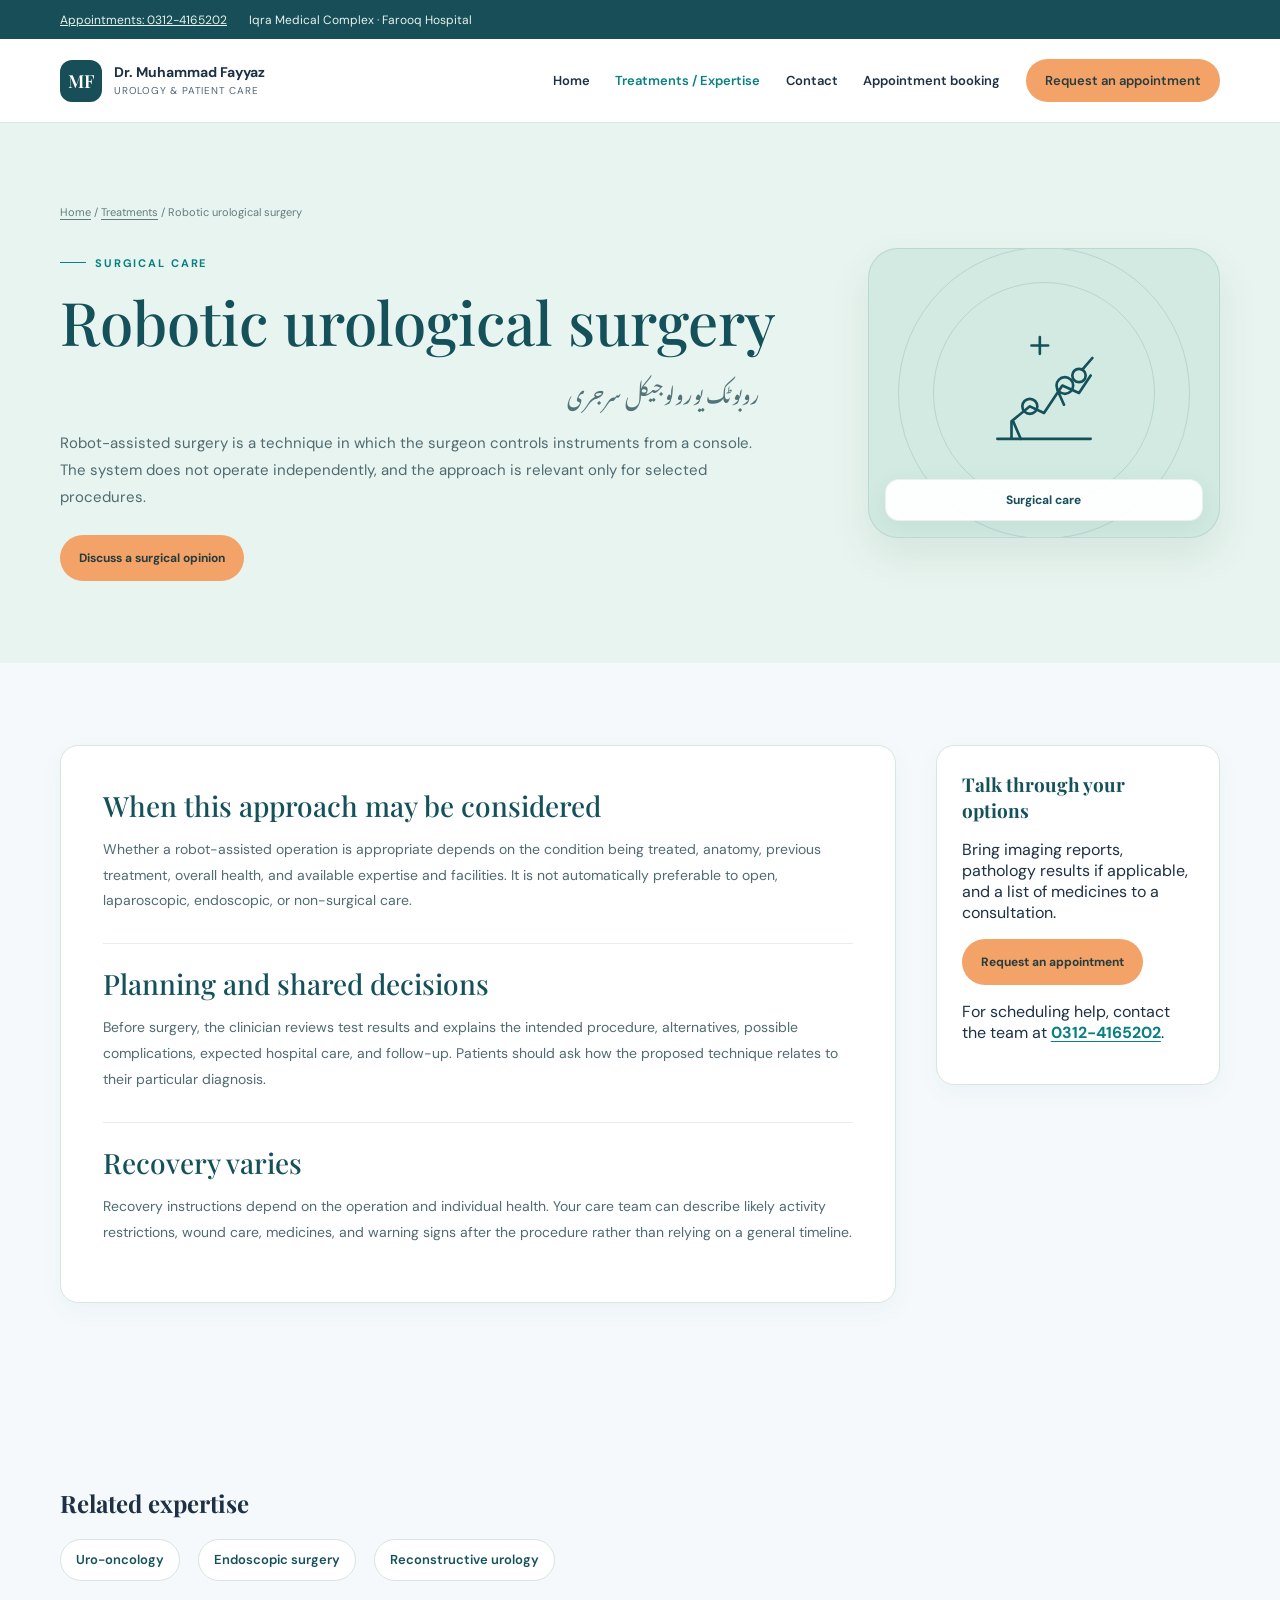
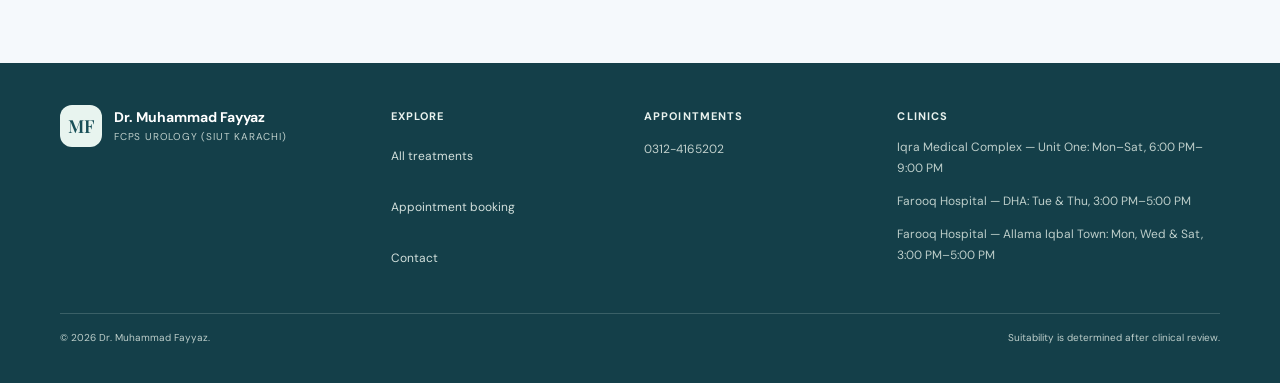
<file: robotic-urological-surgery.html>
<!doctype html>
<html lang="en">
<head>
  <meta charset="utf-8"><meta name="viewport" content="width=device-width, initial-scale=1"><meta name="theme-color" content="#082b55">
  <meta name="description" content="Learn how robot-assisted urological surgery is assessed and discussed with Dr. Muhammad Fayyaz.">
  <title>Robotic Urological Surgery | Dr. Muhammad Fayyaz</title>
  <link rel="preconnect" href="https://fonts.googleapis.com"><link rel="preconnect" href="https://fonts.gstatic.com" crossorigin><link href="https://fonts.googleapis.com/css2?family=DM+Sans:wght@400;500;600;700&family=Playfair+Display:wght@500;600;700&display=swap" rel="stylesheet"><link href="https://fonts.googleapis.com/css2?family=Noto+Nastaliq+Urdu:wght@400;700&display=swap" rel="stylesheet"><link rel="stylesheet" href="site.css"><link rel="stylesheet" href="site-enhancements.css">
</head>
<body class="inner-page">
  <div class="topbar"><div class="wrap topbar-inner"><div class="top-items"><a class="top-item" href="tel:+923124165202">Appointments: 0312-4165202</a><span class="top-item-location">Iqra Medical Complex · Farooq Hospital</span></div></div></div>
  <header class="wrap main-nav"><a class="brand" href="index.html"><span class="brand-mark" aria-hidden="true">MF</span><span><span class="brand-name">Dr. Muhammad Fayyaz</span><span class="brand-caption">Urology &amp; patient care</span></span></a><nav class="nav-links" aria-label="Main navigation"><a href="index.html">Home</a><a href="treatments.html" aria-current="page">Treatments / Expertise</a><a href="contact.html">Contact</a><a href="booking.html">Appointment booking</a><a class="nav-cta" href="booking.html">Request an appointment</a></nav><details class="mobile-nav"><summary>Menu</summary><nav class="mobile-menu" aria-label="Mobile navigation"><a href="index.html">Home</a><a href="treatments.html">Treatments / Expertise</a><a href="contact.html">Contact</a><a href="booking.html">Appointment booking</a></nav></details></header>
  <main>
    <section class="page-hero"><div class="wrap page-hero-layout"><div class="page-hero-copy"><div class="breadcrumb"><a href="index.html">Home</a> / <a href="treatments.html">Treatments</a> / Robotic urological surgery</div><span class="eyebrow">Surgical care</span><h1>Robotic urological surgery</h1><p class="page-hero-urdu" lang="ur" dir="rtl">روبوٹک یورولوجیکل سرجری</p><p>Robot-assisted surgery is a technique in which the surgeon controls instruments from a console. The system does not operate independently, and the approach is relevant only for selected procedures.</p><a class="button button-primary small-cta" href="booking.html">Discuss a surgical opinion</a></div><div class="page-hero-visual"><svg role="img" aria-label="Robot-assisted surgery illustration"><use href="medical-illustrations.svg#robotic"></use></svg><span class="hero-visual-note">Surgical care</span></div></div></section>
    <section class="section"><div class="wrap detail-layout"><article class="detail-content"><h2>When this approach may be considered</h2><p>Whether a robot-assisted operation is appropriate depends on the condition being treated, anatomy, previous treatment, overall health, and available expertise and facilities. It is not automatically preferable to open, laparoscopic, endoscopic, or non-surgical care.</p><h2>Planning and shared decisions</h2><p>Before surgery, the clinician reviews test results and explains the intended procedure, alternatives, possible complications, expected hospital care, and follow-up. Patients should ask how the proposed technique relates to their particular diagnosis.</p><h2>Recovery varies</h2><p>Recovery instructions depend on the operation and individual health. Your care team can describe likely activity restrictions, wound care, medicines, and warning signs after the procedure rather than relying on a general timeline.</p></article><aside class="detail-aside"><h3>Talk through your options</h3><p>Bring imaging reports, pathology results if applicable, and a list of medicines to a consultation.</p><a class="button button-primary" href="booking.html">Request an appointment</a><p>For scheduling help, contact the team at <a href="tel:+923124165202">0312-4165202</a>.</p></aside></div></section>
    <section class="section treatments"><div class="wrap"><h2>Related expertise</h2><div class="related-treatments"><a href="uro-oncology.html">Uro-oncology</a><a href="endoscopic-urological-surgery.html">Endoscopic surgery</a><a href="reconstructive-urology.html">Reconstructive urology</a></div></div></section>
  </main>
  <footer class="footer"><div class="wrap"><div class="footer-grid"><div><a class="brand" href="index.html"><span class="brand-mark" aria-hidden="true">MF</span><span><span class="brand-name">Dr. Muhammad Fayyaz</span><span class="brand-caption">FCPS Urology (SIUT Karachi)</span></span></a></div><div><h3>Explore</h3><div class="footer-links"><a href="treatments.html">All treatments</a><a href="booking.html">Appointment booking</a><a href="contact.html">Contact</a></div></div><div><h3>Appointments</h3><a href="tel:+923124165202">0312-4165202</a></div><div><h3>Clinics</h3><p>Iqra Medical Complex — Unit One: Mon–Sat, 6:00 PM–9:00 PM</p><p>Farooq Hospital — DHA: Tue &amp; Thu, 3:00 PM–5:00 PM</p><p>Farooq Hospital — Allama Iqbal Town: Mon, Wed &amp; Sat, 3:00 PM–5:00 PM</p></div></div><div class="footer-bottom"><span>© 2026 Dr. Muhammad Fayyaz.</span><span>Suitability is determined after clinical review.</span></div></div></footer>
</body>
</html>
</file>
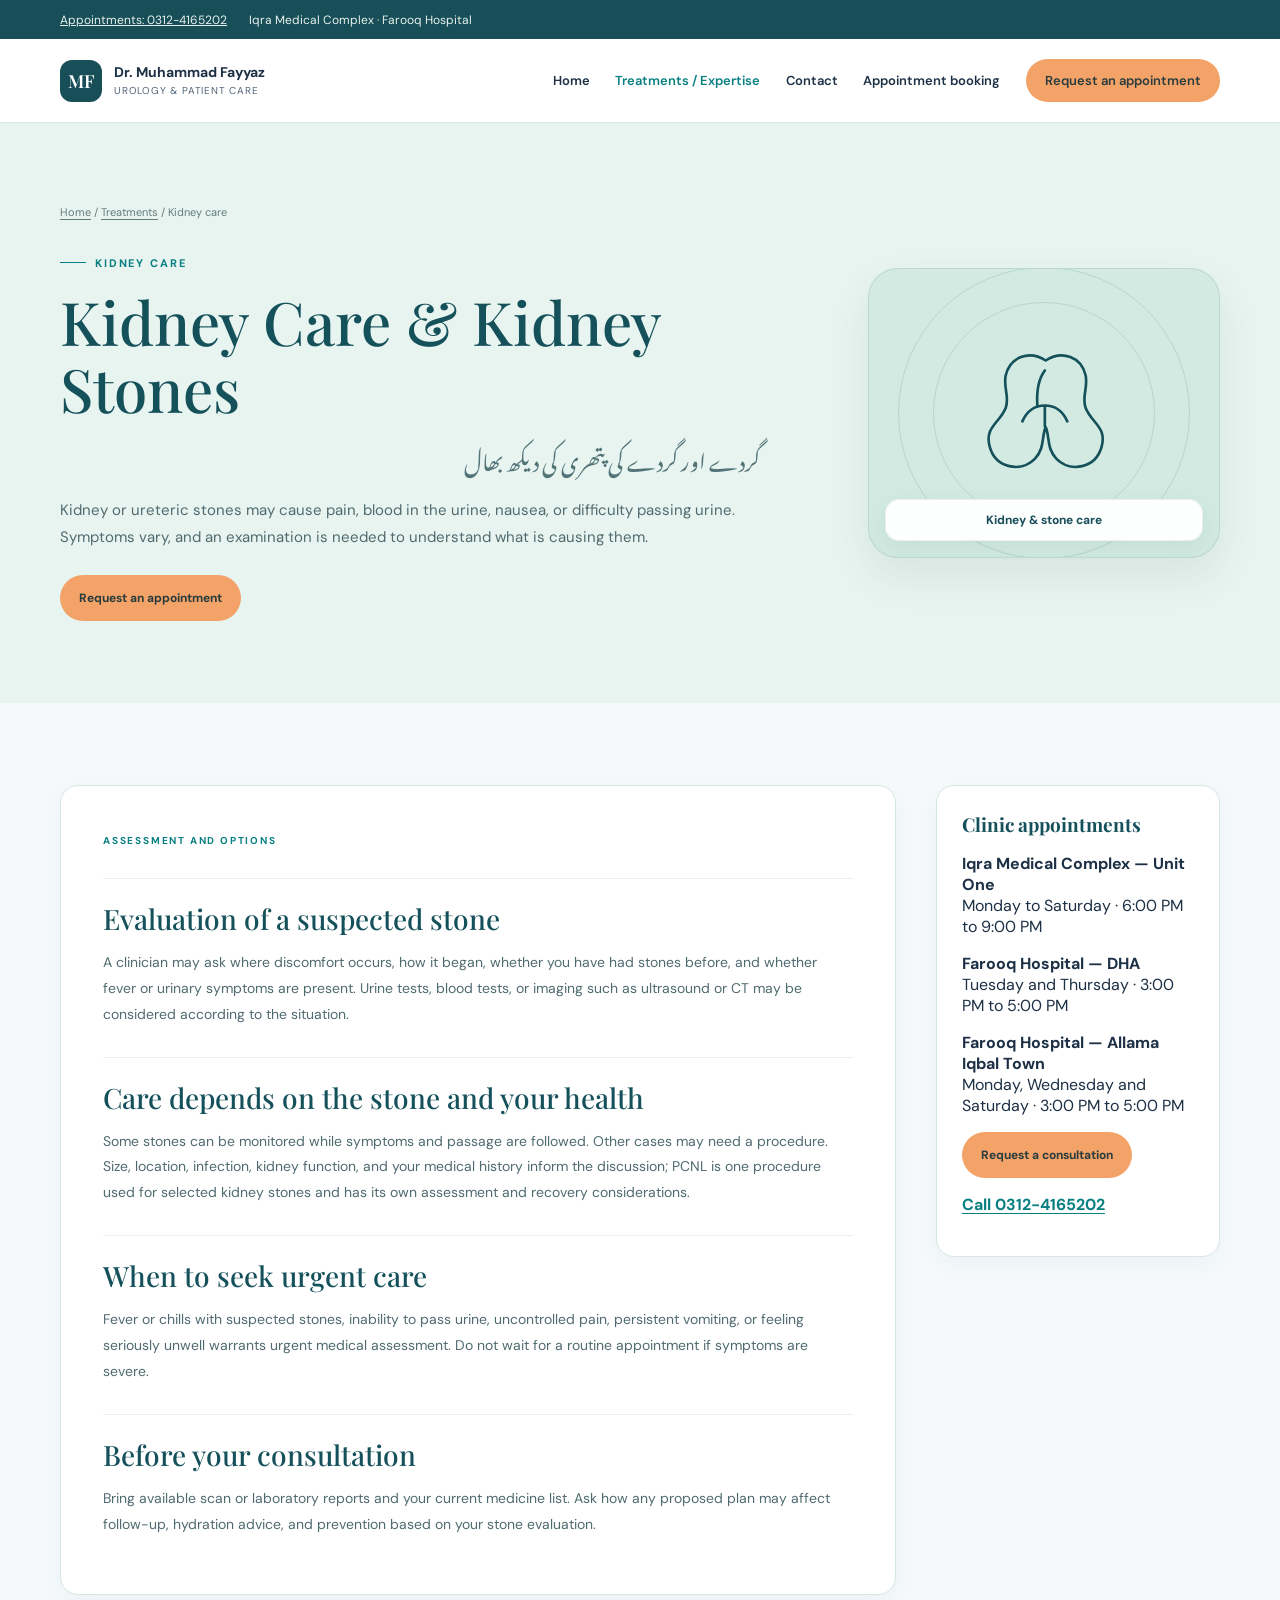
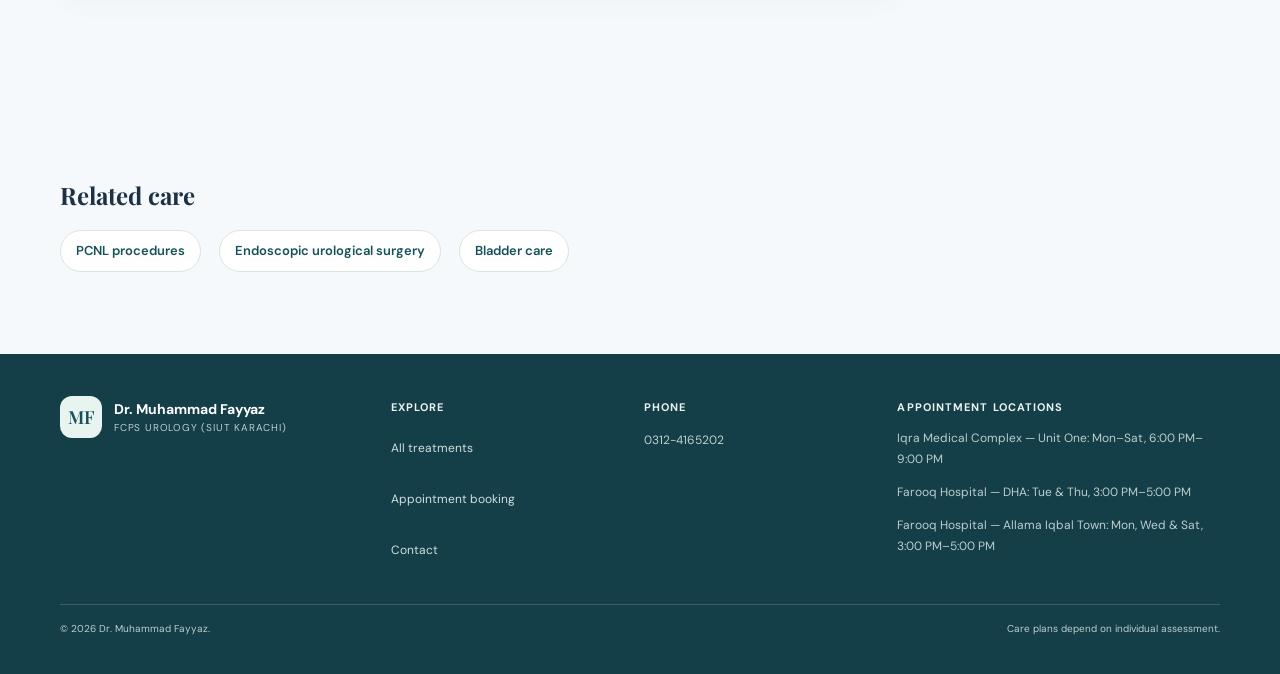
<file: treatment-detail.html>
<!doctype html>
<html lang="en">
<head>
  <meta charset="utf-8">
  <meta name="viewport" content="width=device-width, initial-scale=1">
  <meta name="theme-color" content="#082b55">
  <meta name="description" content="Learn about kidney stone symptoms, evaluation, treatment options and recovery discussions with Dr. Muhammad Fayyaz.">
  <title>Kidney Care &amp; Kidney Stones | Dr. Muhammad Fayyaz</title>
  <link rel="preconnect" href="https://fonts.googleapis.com"><link rel="preconnect" href="https://fonts.gstatic.com" crossorigin>
  <link href="https://fonts.googleapis.com/css2?family=DM+Sans:wght@400;500;600;700&family=Playfair+Display:wght@500;600;700&display=swap" rel="stylesheet">
  <link href="https://fonts.googleapis.com/css2?family=Noto+Nastaliq+Urdu:wght@400;700&display=swap" rel="stylesheet">
  <link rel="stylesheet" href="site.css"><link rel="stylesheet" href="site-enhancements.css"><script src="site.js" defer></script>
</head>
<body class="inner-page">
  <div class="topbar"><div class="wrap topbar-inner"><div class="top-items"><a class="top-item" href="tel:+923124165202">Appointments: 0312-4165202</a><span class="top-item top-item-location">Iqra Medical Complex · Farooq Hospital</span></div></div></div>
  <header class="wrap main-nav"><a class="brand" href="index.html"><span class="brand-mark" aria-hidden="true">MF</span><span><span class="brand-name">Dr. Muhammad Fayyaz</span><span class="brand-caption">Urology &amp; patient care</span></span></a><nav class="nav-links" aria-label="Main navigation"><a href="index.html">Home</a><a href="treatments.html" aria-current="page">Treatments / Expertise</a><a href="contact.html">Contact</a><a href="booking.html">Appointment booking</a><a class="nav-cta" href="booking.html">Request an appointment</a></nav><details class="mobile-nav"><summary>Menu</summary><nav class="mobile-menu" aria-label="Mobile navigation"><a href="index.html">Home</a><a href="treatments.html">Treatments / Expertise</a><a href="contact.html">Contact</a><a href="booking.html">Appointment booking</a></nav></details></header>
  <main>
    <section class="page-hero"><div class="wrap page-hero-layout"><div class="page-hero-copy"><div class="breadcrumb"><a href="index.html">Home</a> / <a href="treatments.html">Treatments</a> / Kidney care</div><span class="eyebrow">Kidney care</span><h1>Kidney Care &amp; Kidney Stones</h1><p class="page-hero-urdu" lang="ur" dir="rtl">گردے اور گردے کی پتھری کی دیکھ بھال</p><p>Kidney or ureteric stones may cause pain, blood in the urine, nausea, or difficulty passing urine. Symptoms vary, and an examination is needed to understand what is causing them.</p><a class="button button-primary small-cta" href="booking.html">Request an appointment</a></div><div class="page-hero-visual"><svg role="img" aria-label="Kidney illustration"><use href="medical-illustrations.svg#kidney"></use></svg><span class="hero-visual-note">Kidney &amp; stone care</span></div></div></section>
    <section class="section"><div class="wrap detail-layout"><article class="detail-content"><span class="section-kicker">Assessment and options</span><h2>Evaluation of a suspected stone</h2><p>A clinician may ask where discomfort occurs, how it began, whether you have had stones before, and whether fever or urinary symptoms are present. Urine tests, blood tests, or imaging such as ultrasound or CT may be considered according to the situation.</p><h2>Care depends on the stone and your health</h2><p>Some stones can be monitored while symptoms and passage are followed. Other cases may need a procedure. Size, location, infection, kidney function, and your medical history inform the discussion; PCNL is one procedure used for selected kidney stones and has its own assessment and recovery considerations.</p><h2>When to seek urgent care</h2><p>Fever or chills with suspected stones, inability to pass urine, uncontrolled pain, persistent vomiting, or feeling seriously unwell warrants urgent medical assessment. Do not wait for a routine appointment if symptoms are severe.</p><h2>Before your consultation</h2><p>Bring available scan or laboratory reports and your current medicine list. Ask how any proposed plan may affect follow-up, hydration advice, and prevention based on your stone evaluation.</p></article><aside class="detail-aside"><h3>Clinic appointments</h3><p><strong>Iqra Medical Complex — Unit One</strong><br>Monday to Saturday · 6:00 PM to 9:00 PM</p><p><strong>Farooq Hospital — DHA</strong><br>Tuesday and Thursday · 3:00 PM to 5:00 PM</p><p><strong>Farooq Hospital — Allama Iqbal Town</strong><br>Monday, Wednesday and Saturday · 3:00 PM to 5:00 PM</p><a class="button button-primary" href="booking.html">Request a consultation</a><p><a href="tel:+923124165202">Call 0312-4165202</a></p></aside></div></section>
    <section class="section treatments"><div class="wrap"><h2>Related care</h2><div class="related-treatments"><a href="pcnl-procedures.html">PCNL procedures</a><a href="endoscopic-urological-surgery.html">Endoscopic urological surgery</a><a href="bladder-care.html">Bladder care</a></div></div></section>
  </main>
  <footer class="footer"><div class="wrap"><div class="footer-grid"><div><a class="brand" href="index.html"><span class="brand-mark" aria-hidden="true">MF</span><span><span class="brand-name">Dr. Muhammad Fayyaz</span><span class="brand-caption">FCPS Urology (SIUT Karachi)</span></span></a></div><div><h3>Explore</h3><div class="footer-links"><a href="treatments.html">All treatments</a><a href="booking.html">Appointment booking</a><a href="contact.html">Contact</a></div></div><div><h3>Phone</h3><a href="tel:+923124165202">0312-4165202</a></div><div><h3>Appointment locations</h3><p>Iqra Medical Complex — Unit One: Mon–Sat, 6:00 PM–9:00 PM</p><p>Farooq Hospital — DHA: Tue &amp; Thu, 3:00 PM–5:00 PM</p><p>Farooq Hospital — Allama Iqbal Town: Mon, Wed &amp; Sat, 3:00 PM–5:00 PM</p></div></div><div class="footer-bottom"><span>© 2026 Dr. Muhammad Fayyaz.</span><span>Care plans depend on individual assessment.</span></div></div></footer>
</body>
</html>
</file>
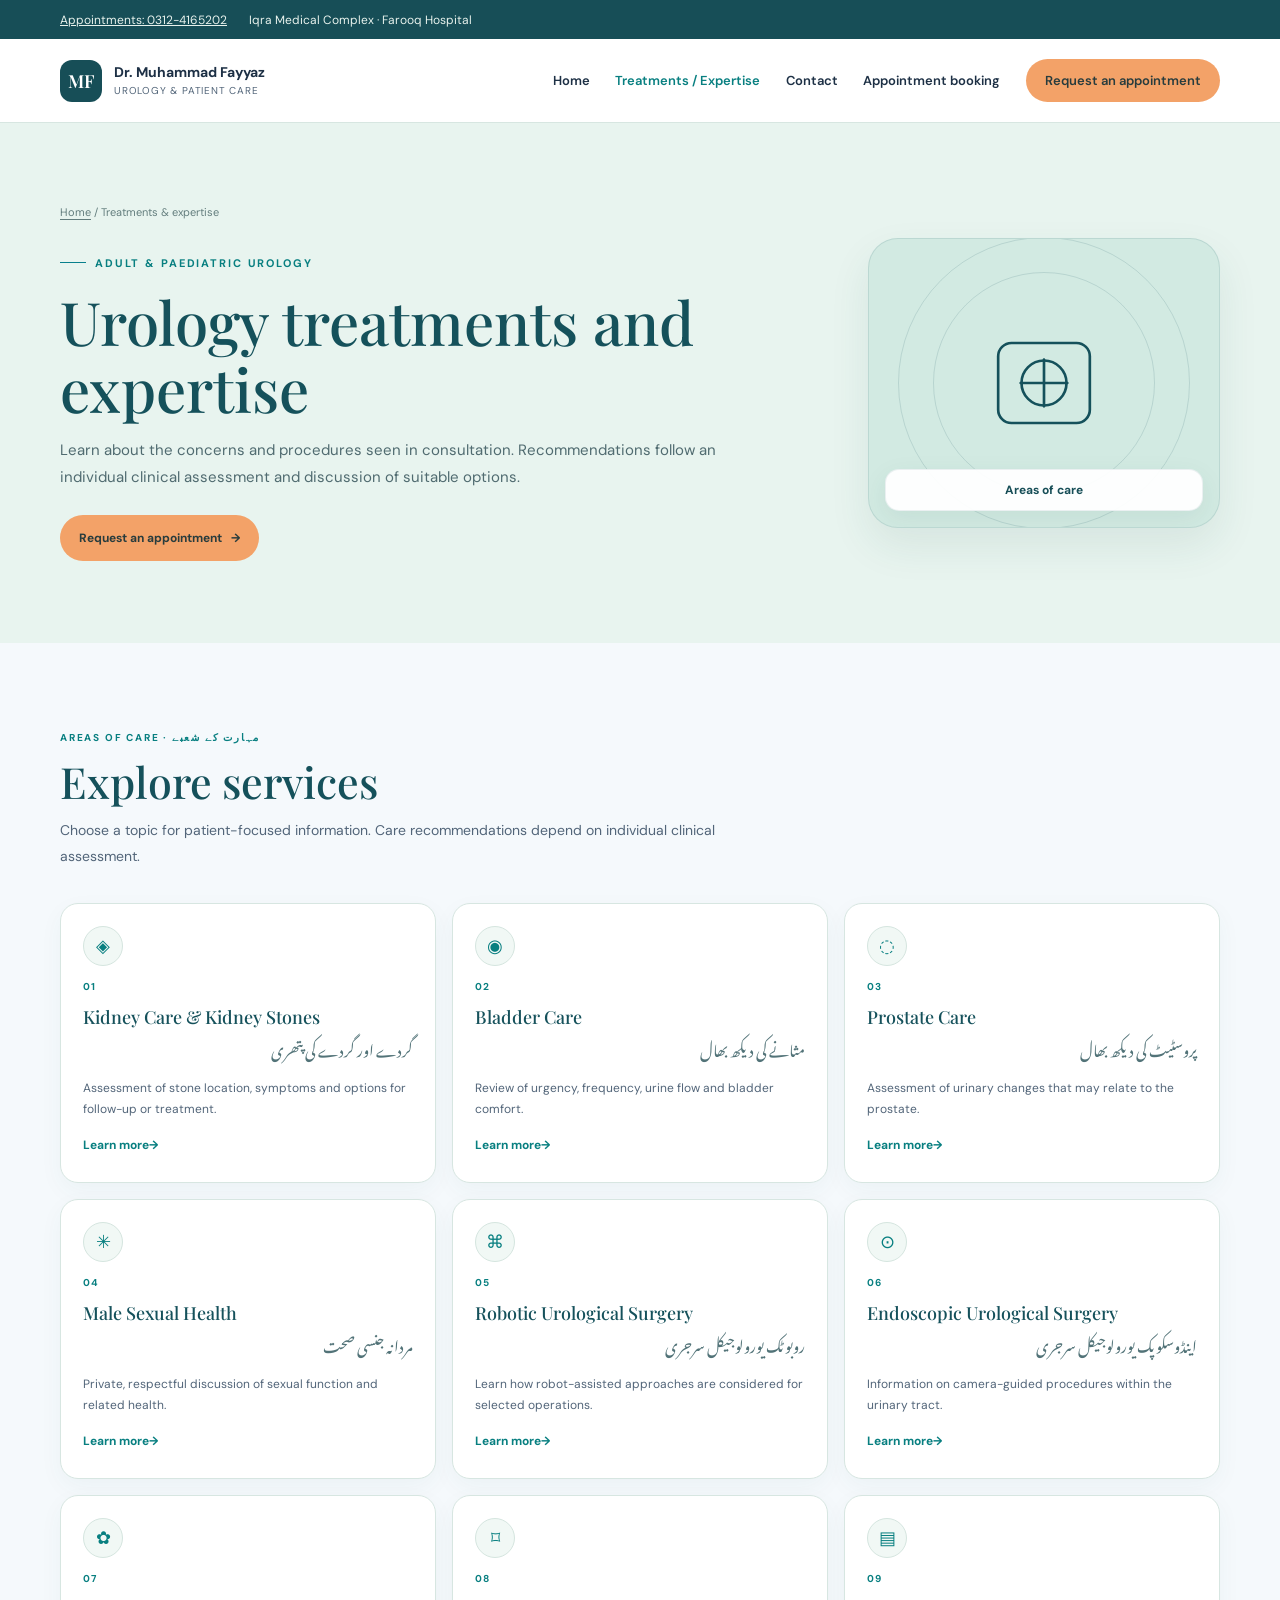
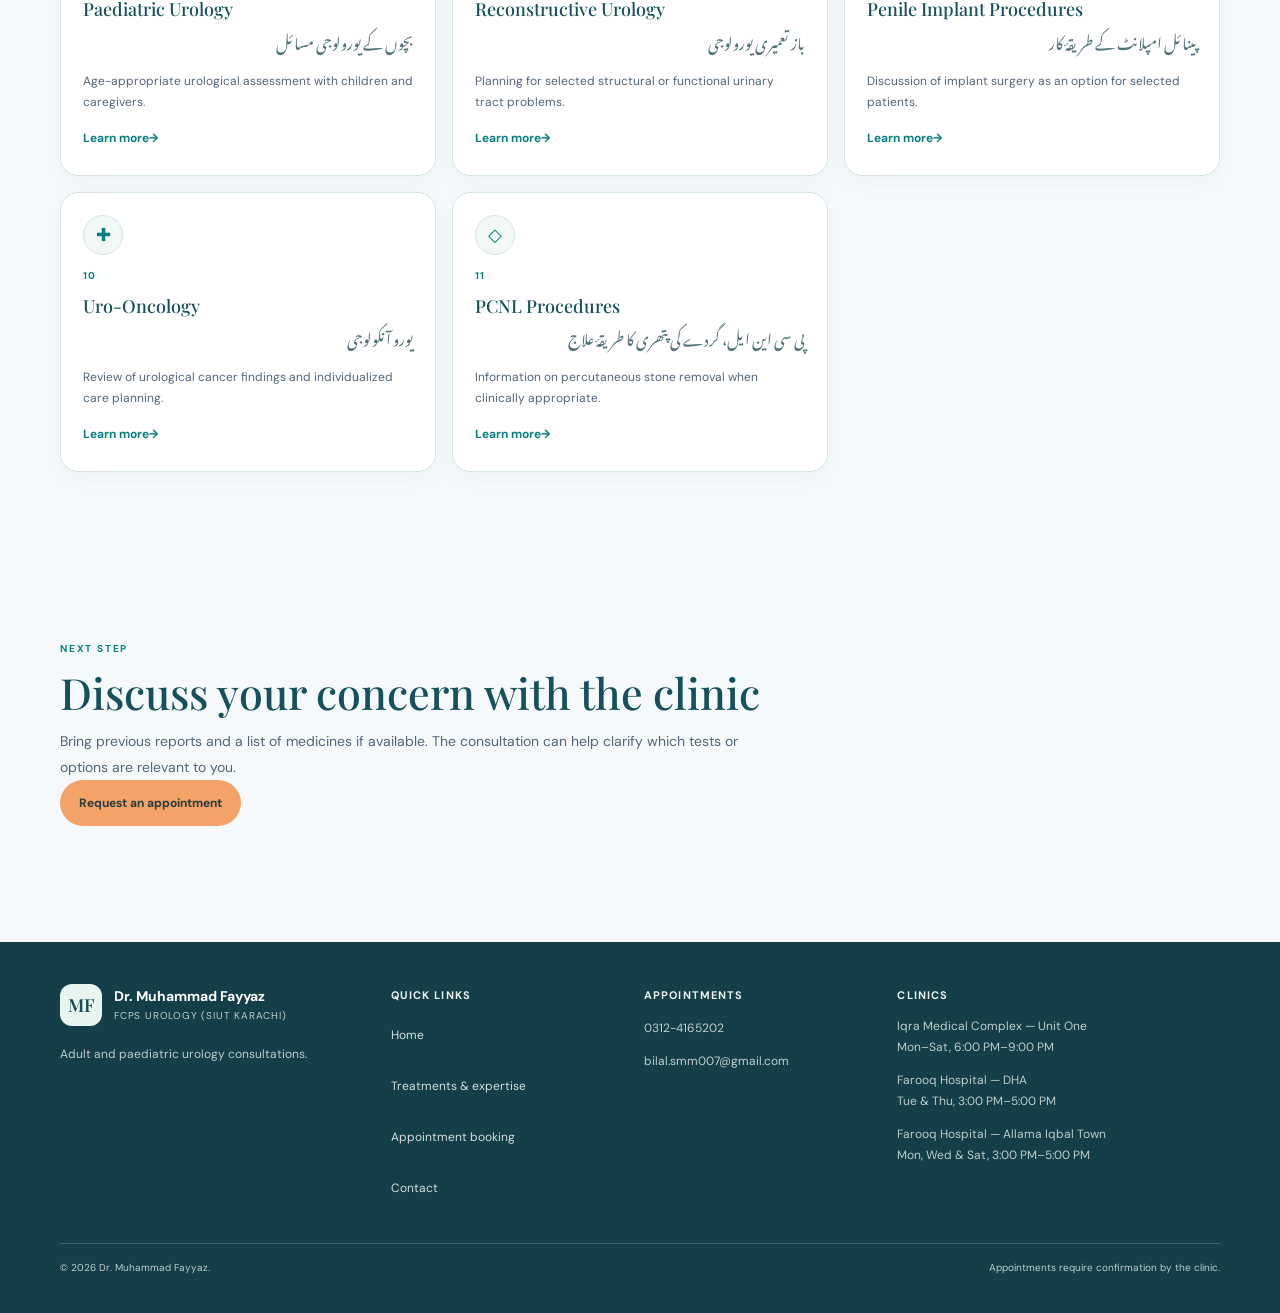
<file: treatments.html>
<!doctype html>
<html lang="en">
<head>
  <meta charset="utf-8">
  <meta name="viewport" content="width=device-width, initial-scale=1">
  <meta name="theme-color" content="#082b55">
  <meta name="description" content="Explore adult and paediatric urology, kidney stone care, men's health, reconstructive surgery, PCNL and other services with Dr. Muhammad Fayyaz.">
  <title>Urology Treatments &amp; Expertise | Dr. Muhammad Fayyaz</title>
  <link rel="preconnect" href="https://fonts.googleapis.com">
  <link rel="preconnect" href="https://fonts.gstatic.com" crossorigin>
  <link href="https://fonts.googleapis.com/css2?family=DM+Sans:wght@400;500;600;700&family=Playfair+Display:wght@500;600;700&display=swap" rel="stylesheet">
  <link href="https://fonts.googleapis.com/css2?family=Noto+Nastaliq+Urdu:wght@400;700&display=swap" rel="stylesheet">
  <link rel="stylesheet" href="site.css">
  <link rel="stylesheet" href="site-enhancements.css">
  <script src="site.js" defer></script>
</head>
<body class="inner-page treatments-page">
  <div class="topbar"><div class="wrap topbar-inner"><div class="top-items"><a class="top-item" href="tel:+923124165202">Appointments: 0312-4165202</a><span class="top-item top-item-location">Iqra Medical Complex · Farooq Hospital</span></div></div></div>
  <header class="wrap main-nav"><a class="brand" href="index.html"><span class="brand-mark" aria-hidden="true">MF</span><span><span class="brand-name">Dr. Muhammad Fayyaz</span><span class="brand-caption">Urology &amp; patient care</span></span></a><nav class="nav-links" aria-label="Main navigation"><a href="index.html">Home</a><a href="treatments.html" aria-current="page">Treatments / Expertise</a><a href="contact.html">Contact</a><a href="booking.html">Appointment booking</a><a class="nav-cta" href="booking.html">Request an appointment</a></nav><details class="mobile-nav"><summary>Menu</summary><nav class="mobile-menu" aria-label="Mobile navigation"><a href="index.html">Home</a><a href="treatments.html" aria-current="page">Treatments / Expertise</a><a href="contact.html">Contact</a><a href="booking.html">Appointment booking</a></nav></details></header>
  <main>
    <section class="page-hero"><div class="wrap page-hero-layout"><div class="page-hero-copy"><div class="breadcrumb"><a href="index.html">Home</a> / Treatments &amp; expertise</div><span class="eyebrow">Adult &amp; paediatric urology</span><h1>Urology treatments and expertise</h1><p>Learn about the concerns and procedures seen in consultation. Recommendations follow an individual clinical assessment and discussion of suitable options.</p><a class="button button-primary small-cta" href="booking.html">Request an appointment <span aria-hidden="true">&#8594;</span></a></div><div class="page-hero-visual"><svg role="img" aria-label="Medical care illustration"><use href="medical-illustrations.svg#treatments"></use></svg><span class="hero-visual-note">Areas of care</span></div></div></section>
    <section class="section treatments"><div class="wrap"><div class="section-head"><span class="section-kicker">Areas of care · مہارت کے شعبے</span><h2>Explore services</h2><p>Choose a topic for patient-focused information. Care recommendations depend on individual clinical assessment.</p></div><div class="treatment-grid">
      <article class="treatment-card"><span class="treatment-icon" aria-hidden="true">◈</span><span class="treatment-number">01</span><h3>Kidney Care &amp; Kidney Stones</h3><p class="treatment-urdu" lang="ur" dir="rtl">گردے اور گردے کی پتھری</p><p class="description">Assessment of stone location, symptoms and options for follow-up or treatment.</p><a class="treatment-link" href="treatment-detail.html">Learn more <span aria-hidden="true">&#8594;</span></a></article>
      <article class="treatment-card"><span class="treatment-icon" aria-hidden="true">◉</span><span class="treatment-number">02</span><h3>Bladder Care</h3><p class="treatment-urdu" lang="ur" dir="rtl">مثانے کی دیکھ بھال</p><p class="description">Review of urgency, frequency, urine flow and bladder comfort.</p><a class="treatment-link" href="bladder-care.html">Learn more <span aria-hidden="true">&#8594;</span></a></article>
      <article class="treatment-card"><span class="treatment-icon" aria-hidden="true">◌</span><span class="treatment-number">03</span><h3>Prostate Care</h3><p class="treatment-urdu" lang="ur" dir="rtl">پروسٹیٹ کی دیکھ بھال</p><p class="description">Assessment of urinary changes that may relate to the prostate.</p><a class="treatment-link" href="prostate-care.html">Learn more <span aria-hidden="true">&#8594;</span></a></article>
      <article class="treatment-card"><span class="treatment-icon" aria-hidden="true">✳</span><span class="treatment-number">04</span><h3>Male Sexual Health</h3><p class="treatment-urdu" lang="ur" dir="rtl">مردانہ جنسی صحت</p><p class="description">Private, respectful discussion of sexual function and related health.</p><a class="treatment-link" href="male-sexual-health.html">Learn more <span aria-hidden="true">&#8594;</span></a></article>
      <article class="treatment-card"><span class="treatment-icon" aria-hidden="true">⌘</span><span class="treatment-number">05</span><h3>Robotic Urological Surgery</h3><p class="treatment-urdu" lang="ur" dir="rtl">روبوٹک یورولوجیکل سرجری</p><p class="description">Learn how robot-assisted approaches are considered for selected operations.</p><a class="treatment-link" href="robotic-urological-surgery.html">Learn more <span aria-hidden="true">&#8594;</span></a></article>
      <article class="treatment-card"><span class="treatment-icon" aria-hidden="true">⊙</span><span class="treatment-number">06</span><h3>Endoscopic Urological Surgery</h3><p class="treatment-urdu" lang="ur" dir="rtl">اینڈوسکوپک یورولوجیکل سرجری</p><p class="description">Information on camera-guided procedures within the urinary tract.</p><a class="treatment-link" href="endoscopic-urological-surgery.html">Learn more <span aria-hidden="true">&#8594;</span></a></article>
      <article class="treatment-card"><span class="treatment-icon" aria-hidden="true">✿</span><span class="treatment-number">07</span><h3>Paediatric Urology</h3><p class="treatment-urdu" lang="ur" dir="rtl">بچوں کے یورولوجی مسائل</p><p class="description">Age-appropriate urological assessment with children and caregivers.</p><a class="treatment-link" href="pediatric-urology.html">Learn more <span aria-hidden="true">&#8594;</span></a></article>
      <article class="treatment-card"><span class="treatment-icon" aria-hidden="true">⌑</span><span class="treatment-number">08</span><h3>Reconstructive Urology</h3><p class="treatment-urdu" lang="ur" dir="rtl">باز تعمیری یورولوجی</p><p class="description">Planning for selected structural or functional urinary tract problems.</p><a class="treatment-link" href="reconstructive-urology.html">Learn more <span aria-hidden="true">&#8594;</span></a></article>
      <article class="treatment-card"><span class="treatment-icon" aria-hidden="true">▤</span><span class="treatment-number">09</span><h3>Penile Implant Procedures</h3><p class="treatment-urdu" lang="ur" dir="rtl">پینائل امپلانٹ کے طریقۂ کار</p><p class="description">Discussion of implant surgery as an option for selected patients.</p><a class="treatment-link" href="penile-implant-procedures.html">Learn more <span aria-hidden="true">&#8594;</span></a></article>
      <article class="treatment-card"><span class="treatment-icon" aria-hidden="true">✚</span><span class="treatment-number">10</span><h3>Uro-Oncology</h3><p class="treatment-urdu" lang="ur" dir="rtl">یورو آنکولوجی</p><p class="description">Review of urological cancer findings and individualized care planning.</p><a class="treatment-link" href="uro-oncology.html">Learn more <span aria-hidden="true">&#8594;</span></a></article>
      <article class="treatment-card"><span class="treatment-icon" aria-hidden="true">◇</span><span class="treatment-number">11</span><h3>PCNL Procedures</h3><p class="treatment-urdu" lang="ur" dir="rtl">پی سی این ایل، گردے کی پتھری کا طریقۂ علاج</p><p class="description">Information on percutaneous stone removal when clinically appropriate.</p><a class="treatment-link" href="pcnl-procedures.html">Learn more <span aria-hidden="true">&#8594;</span></a></article>
    </div></div></section>
    <section class="section"><div class="wrap"><div class="section-head"><span class="section-kicker">Next step</span><h2>Discuss your concern with the clinic</h2><p>Bring previous reports and a list of medicines if available. The consultation can help clarify which tests or options are relevant to you.</p><a class="button button-primary" href="booking.html">Request an appointment</a></div></div></section>
  </main>
  <footer class="footer"><div class="wrap"><div class="footer-grid"><div><a class="brand" href="index.html"><span class="brand-mark" aria-hidden="true">MF</span><span><span class="brand-name">Dr. Muhammad Fayyaz</span><span class="brand-caption">FCPS Urology (SIUT Karachi)</span></span></a><p class="footer-about">Adult and paediatric urology consultations.</p></div><div><h3>Quick links</h3><div class="footer-links"><a href="index.html">Home</a><a href="treatments.html">Treatments &amp; expertise</a><a href="booking.html">Appointment booking</a><a href="contact.html">Contact</a></div></div><div><h3>Appointments</h3><a href="tel:+923124165202">0312-4165202</a><p><a href="mailto:bilal.smm007@gmail.com">bilal.smm007@gmail.com</a></p></div><div><h3>Clinics</h3><p>Iqra Medical Complex — Unit One<br>Mon–Sat, 6:00 PM–9:00 PM</p><p>Farooq Hospital — DHA<br>Tue &amp; Thu, 3:00 PM–5:00 PM</p><p>Farooq Hospital — Allama Iqbal Town<br>Mon, Wed &amp; Sat, 3:00 PM–5:00 PM</p></div></div><div class="footer-bottom"><span>© 2026 Dr. Muhammad Fayyaz.</span><span>Appointments require confirmation by the clinic.</span></div></div></footer>
</body>
</html>
</file>
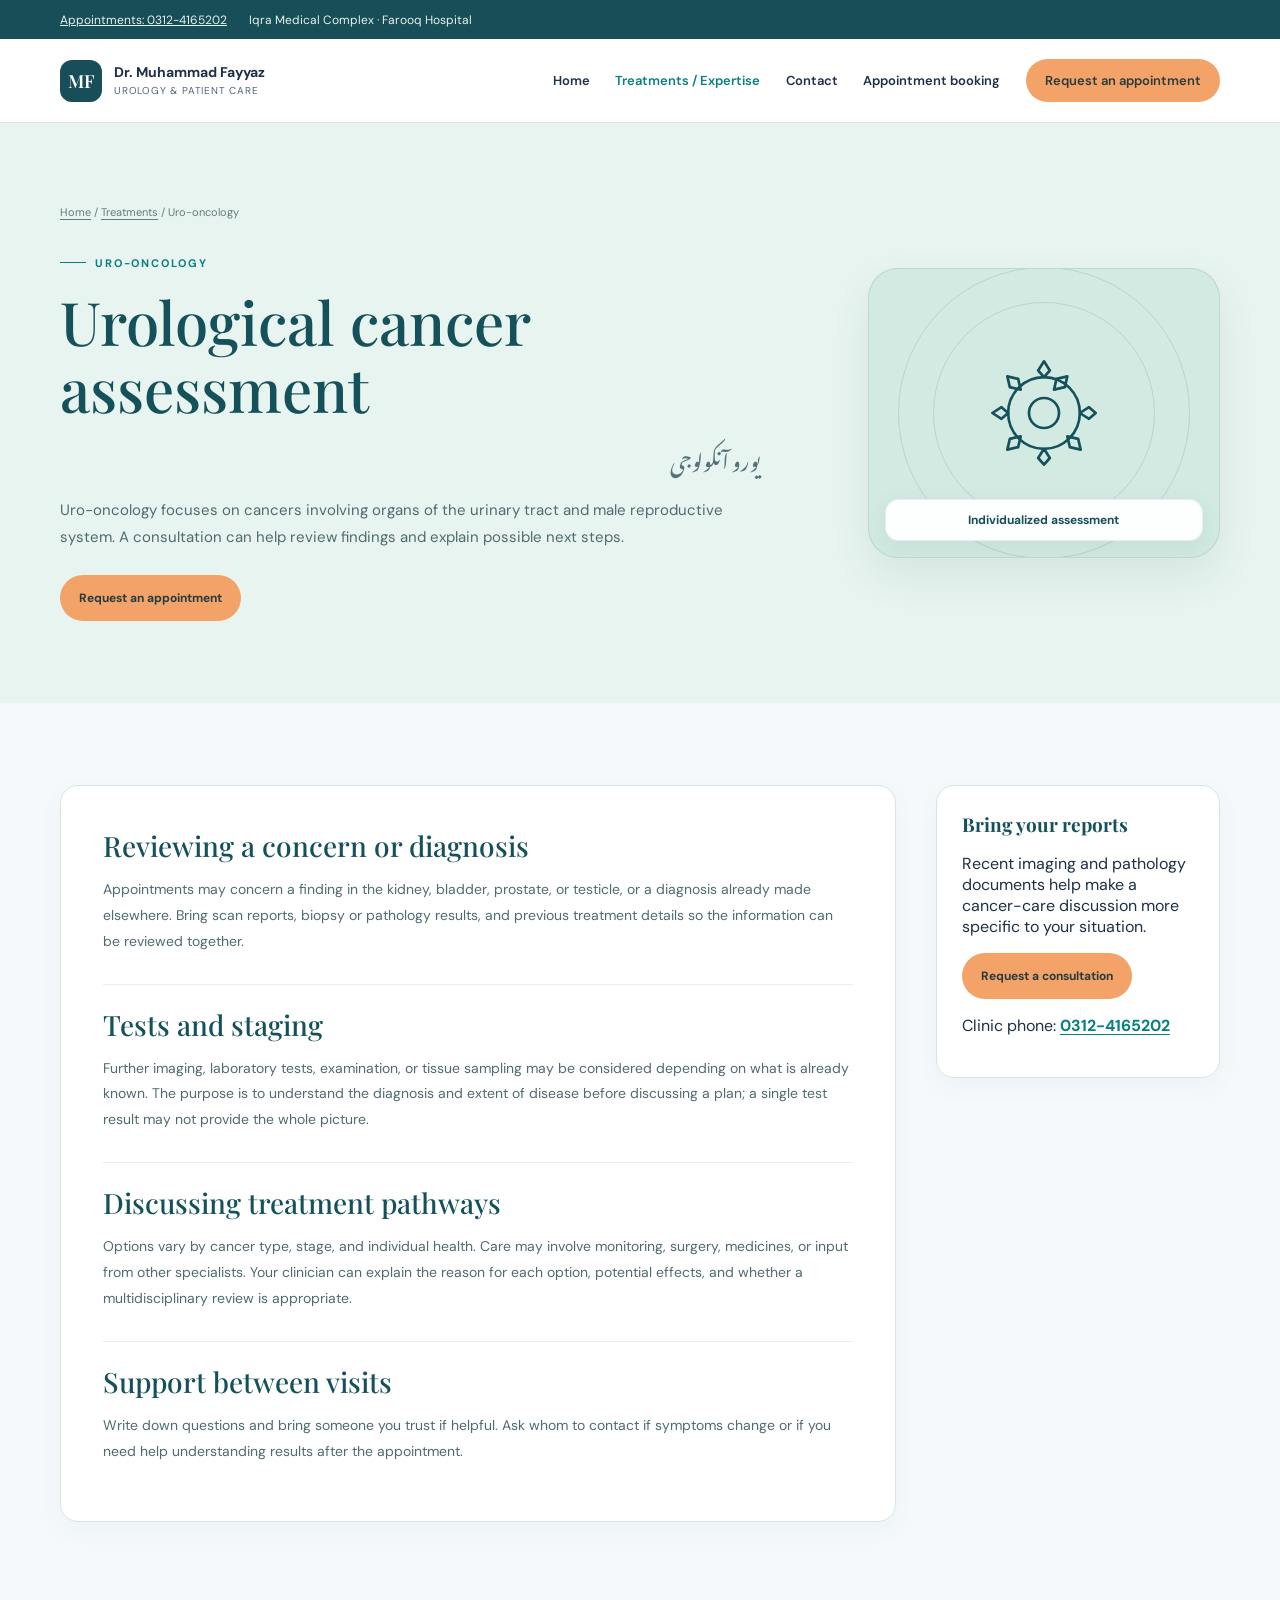
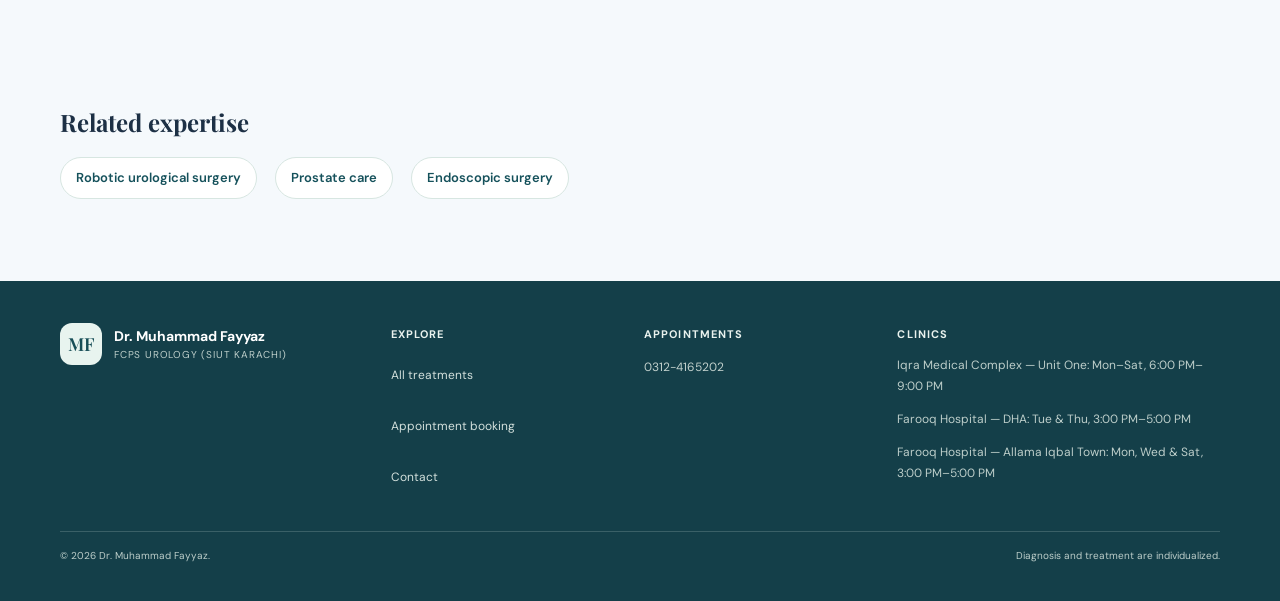
<file: uro-oncology.html>
<!doctype html>
<html lang="en">
<head>
  <meta charset="utf-8"><meta name="viewport" content="width=device-width, initial-scale=1"><meta name="theme-color" content="#082b55">
  <meta name="description" content="Uro-oncology consultation and treatment planning for urinary tract and male reproductive cancers with Dr. Muhammad Fayyaz.">
  <title>Uro-Oncology | Dr. Muhammad Fayyaz</title>
  <link rel="preconnect" href="https://fonts.googleapis.com"><link rel="preconnect" href="https://fonts.gstatic.com" crossorigin><link href="https://fonts.googleapis.com/css2?family=DM+Sans:wght@400;500;600;700&family=Playfair+Display:wght@500;600;700&display=swap" rel="stylesheet"><link href="https://fonts.googleapis.com/css2?family=Noto+Nastaliq+Urdu:wght@400;700&display=swap" rel="stylesheet"><link rel="stylesheet" href="site.css"><link rel="stylesheet" href="site-enhancements.css">
</head>
<body class="inner-page">
  <div class="topbar"><div class="wrap topbar-inner"><div class="top-items"><a class="top-item" href="tel:+923124165202">Appointments: 0312-4165202</a><span class="top-item-location">Iqra Medical Complex · Farooq Hospital</span></div></div></div>
  <header class="wrap main-nav"><a class="brand" href="index.html"><span class="brand-mark" aria-hidden="true">MF</span><span><span class="brand-name">Dr. Muhammad Fayyaz</span><span class="brand-caption">Urology &amp; patient care</span></span></a><nav class="nav-links" aria-label="Main navigation"><a href="index.html">Home</a><a href="treatments.html" aria-current="page">Treatments / Expertise</a><a href="contact.html">Contact</a><a href="booking.html">Appointment booking</a><a class="nav-cta" href="booking.html">Request an appointment</a></nav><details class="mobile-nav"><summary>Menu</summary><nav class="mobile-menu" aria-label="Mobile navigation"><a href="index.html">Home</a><a href="treatments.html">Treatments / Expertise</a><a href="contact.html">Contact</a><a href="booking.html">Appointment booking</a></nav></details></header>
  <main>
    <section class="page-hero"><div class="wrap page-hero-layout"><div class="page-hero-copy"><div class="breadcrumb"><a href="index.html">Home</a> / <a href="treatments.html">Treatments</a> / Uro-oncology</div><span class="eyebrow">Uro-oncology</span><h1>Urological cancer assessment</h1><p class="page-hero-urdu" lang="ur" dir="rtl">یورو آنکولوجی</p><p>Uro-oncology focuses on cancers involving organs of the urinary tract and male reproductive system. A consultation can help review findings and explain possible next steps.</p><a class="button button-primary small-cta" href="booking.html">Request an appointment</a></div><div class="page-hero-visual"><svg role="img" aria-label="Uro-oncology assessment illustration"><use href="medical-illustrations.svg#oncology"></use></svg><span class="hero-visual-note">Individualized assessment</span></div></div></section>
    <section class="section"><div class="wrap detail-layout"><article class="detail-content"><h2>Reviewing a concern or diagnosis</h2><p>Appointments may concern a finding in the kidney, bladder, prostate, or testicle, or a diagnosis already made elsewhere. Bring scan reports, biopsy or pathology results, and previous treatment details so the information can be reviewed together.</p><h2>Tests and staging</h2><p>Further imaging, laboratory tests, examination, or tissue sampling may be considered depending on what is already known. The purpose is to understand the diagnosis and extent of disease before discussing a plan; a single test result may not provide the whole picture.</p><h2>Discussing treatment pathways</h2><p>Options vary by cancer type, stage, and individual health. Care may involve monitoring, surgery, medicines, or input from other specialists. Your clinician can explain the reason for each option, potential effects, and whether a multidisciplinary review is appropriate.</p><h2>Support between visits</h2><p>Write down questions and bring someone you trust if helpful. Ask whom to contact if symptoms change or if you need help understanding results after the appointment.</p></article><aside class="detail-aside"><h3>Bring your reports</h3><p>Recent imaging and pathology documents help make a cancer-care discussion more specific to your situation.</p><a class="button button-primary" href="booking.html">Request a consultation</a><p>Clinic phone: <a href="tel:+923124165202">0312-4165202</a></p></aside></div></section>
    <section class="section treatments"><div class="wrap"><h2>Related expertise</h2><div class="related-treatments"><a href="robotic-urological-surgery.html">Robotic urological surgery</a><a href="prostate-care.html">Prostate care</a><a href="endoscopic-urological-surgery.html">Endoscopic surgery</a></div></div></section>
  </main>
  <footer class="footer"><div class="wrap"><div class="footer-grid"><div><a class="brand" href="index.html"><span class="brand-mark" aria-hidden="true">MF</span><span><span class="brand-name">Dr. Muhammad Fayyaz</span><span class="brand-caption">FCPS Urology (SIUT Karachi)</span></span></a></div><div><h3>Explore</h3><div class="footer-links"><a href="treatments.html">All treatments</a><a href="booking.html">Appointment booking</a><a href="contact.html">Contact</a></div></div><div><h3>Appointments</h3><a href="tel:+923124165202">0312-4165202</a></div><div><h3>Clinics</h3><p>Iqra Medical Complex — Unit One: Mon–Sat, 6:00 PM–9:00 PM</p><p>Farooq Hospital — DHA: Tue &amp; Thu, 3:00 PM–5:00 PM</p><p>Farooq Hospital — Allama Iqbal Town: Mon, Wed &amp; Sat, 3:00 PM–5:00 PM</p></div></div><div class="footer-bottom"><span>© 2026 Dr. Muhammad Fayyaz.</span><span>Diagnosis and treatment are individualized.</span></div></div></footer>
</body>
</html>
</file>
<file: site.css>
:root{--ink:#193438;--teal:#0d3b3e;--teal-light:#dcece6;--coral:#e06d53;--paper:#f8f9fa;--line:#d9e1dc;--muted:#647777}*{box-sizing:border-box}html{scroll-behavior:smooth}body{margin:0;background:var(--paper);color:var(--ink);font-family:"DM Sans",sans-serif}h1,h2,h3,.serif{font-family:"Playfair Display",Georgia,serif}a{color:inherit}.wrap{width:min(1160px,calc(100% - 48px));margin-inline:auto}.topbar{background:var(--teal);color:#e8f2ed;font-size:12px}.topbar-inner{min-height:39px;display:flex;align-items:center;justify-content:space-between;gap:20px}.top-items,.socials{display:flex;align-items:center;gap:22px}.top-item{display:inline-flex;align-items:center;gap:8px;white-space:nowrap}.top-item svg,.socials svg{width:14px;height:14px;flex:none}.socials{gap:13px}.socials a{display:inline-flex;opacity:.8}.socials a:hover{opacity:1}.main-nav{min-height:82px;display:flex;align-items:center;justify-content:space-between;gap:24px}.brand{display:flex;align-items:center;gap:12px;text-decoration:none}.brand-mark{width:42px;height:42px;display:grid;place-items:center;background:var(--teal);color:white;font:600 18px "Playfair Display",Georgia,serif;border-radius:3px 14px 3px 14px}.brand-name{display:block;font-size:14px;font-weight:700;line-height:1.2}.brand-caption{display:block;margin-top:4px;color:var(--muted);font-size:10px;letter-spacing:.08em;text-transform:uppercase}.nav-links{display:flex;align-items:center;gap:25px;font-size:13px;font-weight:600}.nav-links a{text-decoration:none;transition:color .18s ease}.nav-links a:hover{color:var(--coral)}.nav-cta{padding:12px 17px;background:var(--coral);color:white!important;border-radius:3px}.mobile-nav{display:none}.button{min-height:46px;display:inline-flex;align-items:center;justify-content:center;gap:9px;padding:0 18px;border:1px solid transparent;border-radius:3px;font-size:12px;font-weight:700;text-decoration:none;transition:background .2s ease,transform .2s ease}.button:hover{transform:translateY(-2px)}.button-primary{background:var(--coral);color:white}.button-outline{border-color:rgba(255,255,255,.55);color:white}.hero{min-height:550px;position:relative;display:flex;align-items:center;overflow:hidden;color:white;background:var(--teal)}.hero::before{display:none}.hero-slides{position:absolute;inset:0}.hero-slide{position:absolute;inset:0;display:flex;align-items:center;visibility:hidden;opacity:0;transform:translateX(24px);transition:opacity .65s ease,transform .65s ease,visibility .65s}.hero-slide::before{content:"";position:absolute;inset:0;background:linear-gradient(90deg,rgba(8,38,40,.91) 0%,rgba(8,38,40,.77) 43%,rgba(8,38,40,.17) 100%),var(--slide-image) center 38%/cover no-repeat}.hero-slide.is-active{visibility:visible;opacity:1;transform:translateX(0)}.hero-content{position:relative;z-index:1;padding-block:82px 105px}.eyebrow{display:inline-flex;align-items:center;gap:9px;color:#d5e8dc;font-size:11px;font-weight:700;letter-spacing:.17em;text-transform:uppercase}.eyebrow::before{content:"";width:26px;height:1px;background:var(--coral)}.hero h1,.hero h2{max-width:680px;margin:20px 0 14px;font-size:clamp(42px,5.3vw,68px);font-weight:500;line-height:1.06}.hero-subtitle{margin:0;color:#d7e5df;font-size:16px}.hero-intro{max-width:490px;margin:19px 0 27px;color:#e4ece7;font-size:14px;line-height:1.8}.hero-actions{display:flex;align-items:center;gap:12px;flex-wrap:wrap}.hero-controls{position:absolute;z-index:2;inset:auto 0 22px;display:flex;align-items:center;gap:16px}.slider-buttons,.slider-dots{display:flex;align-items:center;gap:8px}.slider-arrow{width:37px;height:37px;display:grid;place-items:center;border:1px solid rgba(255,255,255,.48);border-radius:50%;background:transparent;color:white;font-size:17px;cursor:pointer}.slider-arrow:hover,.slider-arrow:focus-visible{background:rgba(255,255,255,.16)}.slider-dot{width:8px;height:8px;padding:0;border:0;border-radius:50%;background:rgba(255,255,255,.48);cursor:pointer}.slider-dot.is-active{width:23px;border-radius:5px;background:var(--coral)}.hero-note{margin-left:auto;color:rgba(255,255,255,.8);font-size:10px}.quick-actions{position:relative;z-index:2;background:white;border-bottom:1px solid var(--line)}.quick-grid{display:grid;grid-template-columns:repeat(3,1fr)}.quick-card{display:flex;align-items:center;gap:16px;min-height:104px;padding:18px 24px;text-decoration:none;border-right:1px solid var(--line);transition:background .2s}.quick-card:first-child{border-left:1px solid var(--line)}.quick-card:hover{background:#f1f7f4}.quick-icon{width:42px;height:42px;flex:none;display:grid;place-items:center;border-radius:50%;background:var(--teal-light);color:var(--teal)}.quick-icon svg{width:18px;height:18px}.quick-title{display:block;margin-bottom:5px;font-size:13px;font-weight:700}.quick-detail{display:block;color:var(--muted);font-size:11px}.section{padding-block:82px}.section-head{max-width:700px;margin-bottom:34px}.section-kicker{color:var(--coral);font-size:10px;font-weight:700;letter-spacing:.18em;text-transform:uppercase}.section-head h2,.appointment-copy h2{margin:11px 0 12px;font-size:clamp(32px,4vw,43px);font-weight:500;line-height:1.15}.section-head p,.section-copy{margin:0;color:var(--muted);font-size:14px;line-height:1.8}.profile{background:#fff}.profile-layout{display:grid;grid-template-columns:.82fr 1.18fr;gap:70px;align-items:center}.profile-photo{position:relative;min-height:430px;overflow:hidden;background:#d8e6e1}.profile-photo img{width:100%;height:430px;display:block;object-fit:cover;object-position:center}.photo-label{position:absolute;inset:auto 14px 14px;padding:10px 12px;background:rgba(13,59,62,.88);color:white;font-size:10px}.profile-copy h2{margin:12px 0 12px;font-size:clamp(32px,4vw,43px);font-weight:500;line-height:1.15}.profile-copy>p{color:var(--muted);font-size:14px;line-height:1.8}.credential-list{display:flex;gap:10px;flex-wrap:wrap;margin:22px 0}.credential{padding:9px 13px;border:1px solid var(--line);background:var(--paper);font-size:12px;font-weight:700}.highlight-list{display:grid;grid-template-columns:1fr 1fr;gap:12px;margin:22px 0}.highlight{padding:15px 16px;border-left:2px solid var(--coral);background:var(--paper)}.highlight strong{display:block;margin-bottom:5px;font-size:12px}.highlight span{color:var(--muted);font-size:11px;line-height:1.6}.philosophy{margin-top:19px;padding:18px 20px;background:#edf3ef;border-radius:2px}.philosophy strong{font-size:12px}.philosophy p{margin:7px 0 0;color:var(--muted);font-size:12px;line-height:1.7}.treatments{background:var(--paper)}.treatment-grid{display:grid;grid-template-columns:repeat(3,minmax(0,1fr));gap:14px}.treatment-card{min-height:210px;padding:22px 20px;background:white;border:1px solid var(--line);border-radius:3px;transition:border-color .2s,transform .2s}.treatment-card:hover{border-color:#85aaa0;transform:translateY(-3px)}.treatment-number{color:var(--coral);font-size:10px;font-weight:700;letter-spacing:.1em}.treatment-card h3{margin:16px 0 6px;font-size:18px;font-weight:500;line-height:1.3}.treatment-urdu{margin:0 0 10px;color:var(--teal);font-size:16px;line-height:1.7;direction:rtl;text-align:left}.treatment-card .description{margin:0;color:var(--muted);font-size:12px;line-height:1.7}.treatment-card .description-urdu{margin:8px 0 0;color:#6b7b7a;font-size:12px;line-height:1.8;direction:rtl;text-align:left}.treatment-link{display:inline-flex;margin-top:13px;color:var(--teal);font-size:11px;font-weight:700;text-decoration:none}.treatment-link:hover{color:var(--coral)}.appointment{position:relative;overflow:hidden;background:#eaf1ec}.appointment-layout{position:relative;z-index:1;display:grid;grid-template-columns:.78fr 1.22fr;gap:55px;align-items:start}.appointment-copy{padding-top:18px}.appointment-copy h2{font-size:clamp(34px,4vw,46px)}.appointment-copy>p{max-width:380px;color:var(--muted);font-size:14px;line-height:1.8}.clinic-facts{margin-top:28px;padding-top:20px;border-top:1px solid #cbd9d1}.fact{display:flex;gap:13px;margin-bottom:17px}.fact-mark{color:var(--coral);font-size:16px}.fact strong{display:block;margin-bottom:4px;font-size:12px}.fact span:last-child{color:var(--muted);font-size:12px;line-height:1.6}.form-panel{padding:29px;background:white;border:1px solid #e0e7e1;border-radius:4px;box-shadow:0 14px 40px rgba(34,64,54,.06)}.form-panel h3{margin:0 0 22px;font-size:22px;font-weight:500}.form-grid{display:grid;grid-template-columns:1fr 1fr;gap:17px 15px}.field{display:flex;flex-direction:column;gap:7px}.field-full{grid-column:1/-1}.field label{color:#40585a;font-size:11px;font-weight:700}.field input,.field select{width:100%;min-height:45px;padding:0 12px;border:1px solid #d6dfd9;border-radius:2px;background:#fff;color:var(--ink);font:inherit;font-size:12px}.field input:focus,.field select:focus{outline:2px solid rgba(13,59,62,.18);border-color:var(--teal)}.form-submit{width:100%;margin-top:21px;border:0;cursor:pointer}.form-note{margin:11px 0 0;color:var(--muted);font-size:10px;line-height:1.6}.contact-grid{display:grid;grid-template-columns:repeat(3,1fr);gap:14px}.contact-block{padding:22px;background:white;border:1px solid var(--line)}.contact-block h3{margin:0 0 10px;font-size:18px;font-weight:500}.contact-block p,.contact-block a{color:var(--muted);font-size:13px;line-height:1.8}.detail-layout{display:grid;grid-template-columns:1.2fr .8fr;gap:45px;align-items:start}.detail-content h2{margin:0 0 14px;font-size:32px;font-weight:500}.detail-content p{color:var(--muted);font-size:14px;line-height:1.85}.detail-aside{padding:24px;background:#eaf1ec;border-left:3px solid var(--coral)}.detail-aside h3{margin:0 0 10px;font-size:20px}.footer{padding:52px 0 18px;background:var(--teal);color:#eef4f1}.footer-grid{display:grid;grid-template-columns:1.3fr .8fr 1fr 1fr;gap:38px;padding-bottom:38px}.footer .brand-mark{background:#e7f0eb;color:var(--teal)}.footer .brand-caption{color:#b6c8c4}.footer-about{max-width:250px;margin:18px 0 0;color:#bdceca;font-size:12px;line-height:1.8}.footer h3{margin:4px 0 17px;color:white;font-family:"DM Sans",sans-serif;font-size:11px;font-weight:700;letter-spacing:.1em;text-transform:uppercase}.footer-links{display:grid;gap:11px}.footer a:not(.brand){color:#c1d0cc;font-size:12px;text-decoration:none}.footer a:hover{color:white!important}.footer p{color:#c1d0cc;font-size:12px;line-height:1.7}.footer-bottom{display:flex;justify-content:space-between;gap:16px;padding-top:17px;border-top:1px solid rgba(255,255,255,.15);color:#aec1bd;font-size:10px}.page-hero{padding:76px 0;background:linear-gradient(110deg,rgba(13,59,62,.96),rgba(13,59,62,.86)),url("https://images.unsplash.com/photo-1559757175-0eb30cd8c063?auto=format&fit=crop&w=1800&q=80") center/cover;color:#fff}.page-hero h1{max-width:720px;margin:14px 0;font-size:clamp(38px,5vw,56px);font-weight:500;line-height:1.1}.page-hero p{max-width:620px;color:#d9e7e1;font-size:14px;line-height:1.8}.breadcrumb{margin-bottom:20px;color:#c5d8d1;font-size:11px}.breadcrumb a{text-underline-offset:3px}.small-cta{margin-top:18px}@media(max-width:900px){.nav-links{gap:14px}.nav-links a:not(.nav-cta){font-size:11px}.profile-layout{gap:35px}.treatment-grid{grid-template-columns:repeat(2,minmax(0,1fr))}.appointment-layout{gap:30px}.footer-grid{grid-template-columns:repeat(2,1fr);gap:30px}.detail-layout{gap:28px}}@media(max-width:680px){.wrap{width:min(calc(100% - 32px),540px)}.topbar-inner{min-height:36px;justify-content:flex-start;flex-wrap:wrap;padding-block:8px}.top-items{flex:1 1 100%;flex-wrap:wrap;gap:8px 11px}.top-item{font-size:10px}.top-item-location{display:none}.socials{gap:9px}.main-nav{min-height:70px}.brand-mark{width:38px;height:38px}.brand-caption{font-size:9px}.nav-links{display:none}.mobile-nav{display:block;position:relative}.mobile-nav summary{list-style:none;cursor:pointer;padding:10px 12px;border:1px solid var(--line);border-radius:3px;color:var(--teal);font-size:12px;font-weight:700}.mobile-nav summary::-webkit-details-marker{display:none}.mobile-menu{position:absolute;z-index:10;top:calc(100% + 8px);right:0;width:210px;display:grid;padding:8px;background:white;border:1px solid var(--line);box-shadow:0 10px 26px rgba(25,52,56,.12)}.mobile-menu a{padding:11px 9px;font-size:12px;text-decoration:none}.hero{min-height:570px;align-items:end}.hero-slide::before{background-image:linear-gradient(90deg,rgba(8,38,40,.88),rgba(8,38,40,.52)),var(--slide-image);background-position:58% center}.hero-content{padding-block:75px 116px}.hero h1,.hero h2{font-size:clamp(39px,11vw,55px)}.hero-subtitle{max-width:330px;font-size:14px;line-height:1.6}.hero-intro{max-width:390px;font-size:13px}.hero-controls{bottom:17px;gap:10px}.hero-note{display:none}.quick-grid{grid-template-columns:1fr}.quick-card{min-height:78px;padding:14px 4px;border-right:0;border-bottom:1px solid var(--line)}.quick-card:first-child{border-left:0}.quick-card:last-child{border-bottom:0}.section{padding-block:60px}.section-head{margin-bottom:26px}.profile-layout{grid-template-columns:1fr;gap:25px}.profile-photo,.profile-photo img{min-height:300px;height:300px}.highlight-list{gap:9px}.treatment-grid{gap:9px}.treatment-card{min-height:0;padding:16px 13px}.treatment-card h3{margin-top:13px;font-size:16px}.treatment-urdu{font-size:14px}.appointment-layout{grid-template-columns:1fr;gap:27px}.appointment-copy{padding-top:0}.clinic-facts{display:grid;grid-template-columns:1fr 1fr;gap:12px}.fact{margin-bottom:0}.form-panel{padding:22px 17px}.form-grid{grid-template-columns:1fr}.field-full{grid-column:auto}.contact-grid{grid-template-columns:1fr}.detail-layout{grid-template-columns:1fr}.page-hero{padding:60px 0}.page-hero h1{font-size:40px}.footer-grid{grid-template-columns:1fr 1fr;gap:26px 18px}.footer-grid>:first-child{grid-column:1/-1}.footer-bottom{flex-direction:column;gap:8px}}@media(max-width:380px){.treatment-grid{grid-template-columns:1fr}.highlight-list{grid-template-columns:1fr}}@media(prefers-reduced-motion:reduce){html{scroll-behavior:auto}*,*::before,*::after{transition-duration:.01ms!important;animation-duration:.01ms!important;animation-iteration-count:1!important}}
</file>
<file: site-enhancements.css>
:root {
  --ink: #1d3045;
  --teal: #082b55;
  --teal-light: #e8f1f7;
  --coral: #087f8c;
  --paper: #f5f9fc;
  --line: #d7e2ea;
  --muted: #526579;
}

body {
  color: var(--ink);
}

.hero {
  min-height: 480px;
  background: #082b55;
}

.page-hero {
  background: #082b55;
  color: #fff;
}

.page-hero h1 {
  overflow-wrap: anywhere;
}

.hero::before,
.hero::after {
  display: none;
}

.hero-content {
  max-width: 760px;
  padding-block: 74px;
}

.hero h1 {
  max-width: 720px;
}

.hero-subtitle,
.hero-intro {
  max-width: 600px;
}

.button,
.nav-cta,
.mobile-nav summary,
.field input,
.field select {
  border-radius: 6px;
}

.mobile-nav summary {
  display: grid;
  min-width: 48px;
  min-height: 44px;
  place-items: center;
}

.mobile-menu a,
.footer-links a {
  display: flex;
  min-height: 44px;
  align-items: center;
}

.button:hover {
  transform: translateY(-1px);
}

.button-primary,
.nav-cta {
  background: #087f8c;
}

.button:focus-visible,
a:focus-visible,
button:focus-visible,
summary:focus-visible,
.field input:focus-visible,
.field select:focus-visible {
  outline: 3px solid #62c2c8;
  outline-offset: 3px;
}

.treatment-card,
.form-panel,
.contact-block,
.detail-aside,
.location-card {
  border-radius: 8px;
}

.treatment-card {
  min-height: 0;
  padding: 22px;
}

.treatment-card:hover {
  transform: translateY(-2px);
}

.treatment-card .description {
  font-size: 13px;
}

.treatment-link {
  min-height: 38px;
  align-items: center;
  text-underline-offset: 4px;
}

.clinic-schedule,
.contact-grid {
  display: grid;
  grid-template-columns: repeat(3, minmax(0, 1fr));
  gap: 16px;
}

.location-card,
.contact-block {
  padding: 22px;
  background: #fff;
  border: 1px solid var(--line);
}

.location-card h3,
.contact-block h3 {
  margin: 8px 0;
}

.location-card p,
.contact-block p {
  margin: 0;
  color: var(--muted);
  font-size: 13px;
  line-height: 1.7;
}

.profile-mark {
  display: grid;
  min-height: 320px;
  place-items: center;
  background: #e8f1f7;
  color: #082b55;
  font: 500 clamp(72px, 12vw, 128px) "Playfair Display", Georgia, serif;
  border: 1px solid var(--line);
}

.appointment-copy .button {
  margin-top: 12px;
}

.detail-layout {
  align-items: start;
}

.detail-content p,
.detail-content li {
  color: var(--muted);
  font-size: 14px;
  line-height: 1.8;
}

.detail-content h2 {
  margin-top: 28px;
}

.detail-aside {
  background: #fff;
  border: 1px solid var(--line);
}

.form-panel {
  box-shadow: 0 8px 26px rgba(8, 43, 85, 0.06);
}

.field input,
.field select {
  min-height: 48px;
}

.field-consent {
  display: grid;
  grid-template-columns: 20px 1fr;
  align-items: start;
  gap: 10px;
}

.field-consent input {
  width: 18px;
  min-height: 18px;
  margin: 1px 0 0;
  accent-color: var(--coral);
}

.form-status {
  min-height: 1.5em;
  margin: 14px 0 0;
  font-size: 13px;
  line-height: 1.6;
}

.form-status[data-state="error"] {
  color: #9c2f25;
}

.form-status[data-state="success"] {
  color: #17613f;
}

.form-submit:disabled {
  cursor: wait;
  opacity: 0.7;
}

.privacy-note {
  color: var(--muted);
  font-size: 12px;
  line-height: 1.6;
}

.related-treatments {
  display: flex;
  flex-wrap: wrap;
  gap: 10px 18px;
}

.related-treatments a {
  color: var(--teal);
  font-size: 13px;
  font-weight: 600;
  text-underline-offset: 4px;
}

.honeypot {
  position: absolute;
  width: 1px;
  height: 1px;
  overflow: hidden;
  clip: rect(0, 0, 0, 0);
  white-space: nowrap;
  clip-path: inset(50%);
}

@media (max-width: 900px) {
  .clinic-schedule,
  .contact-grid {
    grid-template-columns: repeat(2, minmax(0, 1fr));
  }
}

@media (max-width: 680px) {
  .hero {
    min-height: 0;
  }

  .hero-content {
    padding-block: 64px;
  }

  .profile-layout {
    grid-template-columns: 1fr;
    gap: 32px;
  }

  .profile-mark {
    min-height: 220px;
  }

  .clinic-schedule,
  .contact-grid {
    grid-template-columns: 1fr;
  }

  .clinic-facts {
    grid-template-columns: 1fr;
  }
}

.inner-page .page-hero-layout {
  display: grid;
  grid-template-columns: minmax(0, 1.35fr) minmax(250px, .65fr);
  align-items: center;
  gap: clamp(32px, 6vw, 78px);
}

.page-hero-copy {
  min-width: 0;
}

.inner-page .page-hero-visual {
  position: relative;
  display: grid;
  min-height: 290px;
  place-items: center;
  overflow: hidden;
  border: 1px solid rgba(21, 81, 91, .12);
  border-radius: 30px;
  background: #d2eae2;
  box-shadow: 0 18px 42px rgba(34, 86, 82, .09);
}

.page-hero-visual::before,
.page-hero-visual::after {
  position: absolute;
  border: 1px solid rgba(21, 81, 91, .14);
  border-radius: 50%;
  content: "";
}

.page-hero-visual::before {
  width: 220px;
  height: 220px;
}

.page-hero-visual::after {
  width: 290px;
  height: 290px;
}

.page-hero-visual svg {
  z-index: 1;
  width: min(174px, 52%);
  height: auto;
  overflow: visible;
  fill: none;
  stroke: #15515b;
  stroke-width: 3.2;
  stroke-linecap: round;
  stroke-linejoin: round;
}

.hero-visual-note {
  position: absolute;
  z-index: 2;
  right: 16px;
  bottom: 16px;
  left: 16px;
  padding: 12px 15px;
  border: 1px solid rgba(21, 81, 91, .08);
  border-radius: 14px;
  background: rgba(255, 255, 255, .94);
  box-shadow: 0 8px 26px rgba(34, 86, 82, .08);
  color: #174e57;
  font-size: 12px;
  font-weight: 700;
  text-align: center;
}

@media (max-width: 760px) {
  .inner-page .page-hero-layout {
    grid-template-columns: minmax(0, 1fr);
    gap: 28px;
  }

  .inner-page .page-hero-visual {
    min-height: 210px;
    border-radius: 22px;
  }

  .page-hero-visual::before {
    width: 160px;
    height: 160px;
  }

  .page-hero-visual::after {
    width: 210px;
    height: 210px;
  }

  .page-hero-visual svg {
    width: 125px;
  }
}

@media (prefers-reduced-motion: reduce) {
  html {
    scroll-behavior: auto;
  }

  *,
  *::before,
  *::after {
    transition-duration: 0.01ms !important;
    animation-duration: 0.01ms !important;
    animation-iteration-count: 1 !important;
  }
}

.hero.home-hero {
  display: block;
  min-height: 0;
  overflow: hidden;
  background: #e8f4ef;
  color: #15515b;
}

.home-hero-layout {
  display: grid;
  min-height: 610px;
  grid-template-columns: minmax(0, 1.05fr) minmax(280px, 0.95fr);
  align-items: center;
  gap: clamp(36px, 7vw, 92px);
  padding-block: 56px;
}

.home-hero-copy {
  max-width: 610px;
}

.home-hero .eyebrow {
  color: #087f80;
}

.home-hero .eyebrow::before {
  background: #d78c62;
}

.home-hero h1 {
  max-width: 620px;
  margin: 20px 0 18px;
  color: #15515b;
  font-size: clamp(42px, 5.2vw, 66px);
  line-height: 1.08;
}

.home-hero .hero-subtitle {
  color: #365e65;
  font-size: 15px;
  line-height: 1.7;
}

.home-hero .hero-intro {
  max-width: 490px;
  margin: 16px 0 28px;
  color: #506b70;
  font-size: 15px;
  line-height: 1.8;
}

.home-carousel-slides {
  display: grid;
}

.home-carousel-slide {
  grid-area: 1 / 1;
  transition: opacity .32s ease, transform .32s ease, visibility .32s ease;
}

.home-carousel-slide[aria-hidden="true"] {
  visibility: hidden;
  opacity: 0;
  transform: translateX(10px);
  pointer-events: none;
}

.home-carousel-slide[aria-hidden="false"] {
  visibility: visible;
  opacity: 1;
  transform: translateX(0);
}

.home-hero .home-carousel-slide h2 {
  max-width: 620px;
  margin: 20px 0 18px;
  color: #15515b;
  font-size: clamp(42px, 5.2vw, 66px);
  font-weight: 500;
  line-height: 1.08;
}

.home-carousel-controls {
  display: flex;
  align-items: center;
  gap: 12px;
  margin-top: 24px;
}

.home-carousel-arrow {
  display: grid;
  width: 38px;
  height: 38px;
  flex: none;
  place-items: center;
  border: 1px solid #9dbbb8;
  border-radius: 50%;
  background: rgba(255, 255, 255, .55);
  color: #15515b;
  font: inherit;
  cursor: pointer;
  transition: background .2s, border-color .2s, transform .2s;
}

.home-carousel-arrow:hover {
  transform: translateY(-1px);
  border-color: #6b9b93;
  background: #fff;
}

.home-carousel-dots {
  display: flex;
  align-items: center;
  gap: 8px;
  margin-inline: 2px;
}

.home-carousel-dot {
  width: 9px;
  height: 9px;
  padding: 0;
  border: 0;
  border-radius: 99px;
  background: #a9c5bd;
  cursor: pointer;
  transition: width .2s, background .2s;
}

.home-carousel-dot.is-active {
  width: 24px;
  background: #087f80;
}

.home-carousel-arrow:focus-visible,
.home-carousel-dot:focus-visible {
  outline: 3px solid #62c2c8;
  outline-offset: 3px;
}

.home-hero .hero-actions {
  gap: 14px;
}

.home-hero .button {
  min-height: 48px;
  border-radius: 999px;
  padding-inline: 22px;
}

.home-hero .button-primary {
  background: #f3a268;
  color: #283c3d;
}

.home-hero .button-primary:hover {
  background: #e9955c;
}

.home-hero .button-outline {
  border-color: #9dbbb8;
  color: #15515b;
}

.home-hero .button-outline:hover {
  background: rgba(255, 255, 255, 0.56);
}

.home-hero-portrait {
  position: relative;
  display: grid;
  min-height: 480px;
  place-items: center;
  overflow: hidden;
  border: 1px solid rgba(21, 81, 91, 0.12);
  border-radius: 42% 42% 24px 24px;
  background: #d2eae2;
  box-shadow: 0 20px 54px rgba(34, 86, 82, 0.12);
}

.home-hero-portrait::before,
.home-hero-portrait::after {
  display: none;
}

.home-doctor-photo {
  position: absolute;
  inset: 0;
  width: 100%;
  height: 100%;
  object-fit: cover;
  object-position: center 36%;
}

.home-hero-portrait::before,
.home-hero-portrait::after {
  position: absolute;
  display: block;
  border: 1px solid rgba(21, 81, 91, 0.13);
  border-radius: 50%;
  content: "";
}

.home-hero-portrait::before {
  width: 290px;
  height: 290px;
}

.home-hero-portrait::after {
  width: 350px;
  height: 350px;
}

.home-portrait-monogram {
  z-index: 1;
  display: grid;
  width: 188px;
  aspect-ratio: 1;
  place-items: center;
  border: 1px solid rgba(21, 81, 91, 0.15);
  border-radius: 50%;
  background: #eaf5f0;
  color: #15515b;
  font: 500 76px "Playfair Display", Georgia, serif;
  box-shadow: 0 12px 34px rgba(34, 86, 82, 0.08);
}

.home-portrait-caption {
  position: absolute;
  z-index: 2;
  right: 22px;
  bottom: 22px;
  left: 22px;
  display: flex;
  align-items: center;
  gap: 12px;
  padding: 14px 16px;
  border: 1px solid rgba(21, 81, 91, 0.08);
  border-radius: 14px;
  background: rgba(255, 255, 255, 0.94);
  box-shadow: 0 8px 26px rgba(34, 86, 82, 0.08);
}

.portrait-caption-mark {
  display: grid;
  width: 42px;
  height: 42px;
  flex: none;
  place-items: center;
  border-radius: 50%;
  background: #e1f1ea;
  color: #15515b;
  font: 600 15px "Playfair Display", Georgia, serif;
}

.home-portrait-caption strong,
.home-portrait-caption span span {
  display: block;
}

.home-portrait-caption strong {
  color: #15515b;
  font-size: 13px;
}

.home-portrait-caption span span {
  margin-top: 3px;
  color: #647777;
  font-size: 11px;
}

.home-portrait-note {
  position: absolute;
  display: block;
  top: 20px;
  left: 50%;
  width: max-content;
  max-width: calc(100% - 32px);
  transform: translateX(-50%);
  color: #527378;
  font-size: 10px;
  letter-spacing: 0.06em;
  line-height: 1.5;
  text-align: center;
  text-transform: uppercase;
}

@media (max-width: 680px) {
  .home-hero-layout {
    min-height: 0;
    grid-template-columns: minmax(0, 1fr);
    gap: 34px;
    padding-block: 52px 38px;
  }

  .home-hero h1 {
    font-size: clamp(40px, 10.5vw, 54px);
  }

  .home-hero .home-carousel-slide h2 {
    font-size: clamp(40px, 10.5vw, 54px);
  }

  .home-hero .hero-intro {
    font-size: 14px;
  }

  .home-hero .hero-actions {
    align-items: stretch;
    flex-direction: column;
  }

  .home-hero .hero-actions .button {
    width: 100%;
  }

  .home-carousel-controls {
    margin-top: 19px;
  }

  .home-hero-portrait {
    min-height: 320px;
    border-radius: 42% 42% 20px 20px;
  }

  .home-hero-portrait::before {
    width: 220px;
    height: 220px;
  }

  .home-hero-portrait::after {
    width: 270px;
    height: 270px;
  }

  .home-portrait-monogram {
    width: 144px;
    font-size: 60px;
  }

  .home-portrait-caption {
    right: 14px;
    bottom: 14px;
    left: 14px;
    padding: 11px 12px;
  }

  .home-portrait-note {
    top: 14px;
    max-width: calc(100% - 28px);
  }
}

.home-topbar {
  background: #174e57;
}

.home-topbar a {
  text-underline-offset: 3px;
}

.home-main-nav {
  min-height: 84px;
}

.home-main-nav .nav-links {
  gap: clamp(14px, 2vw, 26px);
}

.home-main-nav .nav-links a[aria-current="page"] {
  color: #087f80;
}

.home-main-nav .nav-cta {
  border-radius: 999px;
  padding: 13px 19px;
}

.home-profile {
  background: #fff;
}

.home-profile-layout {
  display: grid;
  grid-template-columns: minmax(0, 0.9fr) minmax(0, 1.1fr);
  align-items: center;
  gap: clamp(32px, 7vw, 90px);
}

.home-profile-heading h2 {
  margin: 14px 0 8px;
  color: #15515b;
  font-size: clamp(32px, 4vw, 44px);
  font-weight: 500;
  line-height: 1.15;
}

.home-profile-credential {
  margin: 0;
  color: #506b70;
  font-size: 14px;
}

.home-profile-copy > p {
  margin: 0;
  color: #506b70;
  font-size: 14px;
  line-height: 1.85;
}

.home-profile-tags {
  display: flex;
  flex-wrap: wrap;
  gap: 9px;
  margin: 20px 0;
}

.home-profile-tags span {
  padding: 9px 12px;
  border: 1px solid #d5e5df;
  border-radius: 999px;
  background: #f6faf8;
  color: #315a60;
  font-size: 11px;
  font-weight: 600;
}

.home-text-link {
  display: inline-flex;
  min-height: 44px;
  align-items: center;
  gap: 8px;
  color: #087f80;
  font-size: 13px;
  font-weight: 700;
  text-decoration: none;
  text-underline-offset: 4px;
}

.home-text-link:hover {
  text-decoration: underline;
}

.home-section-head {
  display: flex;
  align-items: end;
  justify-content: space-between;
  gap: 24px;
}

.home-section-head > div {
  max-width: 700px;
}

.home-section-head h2 {
  color: #15515b;
}

.home-section-head > .home-text-link {
  flex: none;
  margin-bottom: 4px;
}

.home-treatment-grid {
  gap: 16px;
}

.home-treatment-card {
  display: flex;
  min-height: 0;
  flex-direction: column;
  padding: 23px 22px 18px;
  border-color: #d7e6e1;
  border-radius: 18px;
  box-shadow: 0 8px 24px rgba(34, 86, 82, 0.045);
}

.home-treatment-card:hover {
  border-color: #a4c7bc;
  box-shadow: 0 12px 30px rgba(34, 86, 82, 0.08);
  transform: translateY(-2px);
}

.home-treatment-card .treatment-number {
  color: #087f80;
  letter-spacing: 0.14em;
}

.home-treatment-card h3 {
  margin: 13px 0 2px;
  color: #174e57;
  font-size: 18px;
  line-height: 1.35;
}

.home-treatment-card .treatment-urdu {
  min-height: 35px;
  margin: 0 0 8px;
  color: #527378;
  font-family: "Noto Nastaliq Urdu", "Noto Naskh Arabic", serif;
  font-size: 15px;
  line-height: 2.1;
  text-align: right;
}

.home-treatment-card .description {
  color: #526579;
  font-size: 12px;
  line-height: 1.75;
}

.home-treatment-card .treatment-link {
  width: fit-content;
  margin-top: auto;
  padding-top: 12px;
  color: #087f80;
  font-size: 12px;
}

.home-treatment-card .treatment-link:hover {
  color: #15515b;
  text-decoration: underline;
}

.home-approach {
  background: #fff;
}

.home-approach .section-head h2 {
  color: #15515b;
}

.home-approach-grid {
  display: grid;
  grid-template-columns: repeat(3, minmax(0, 1fr));
  gap: 16px;
}

.home-approach-card {
  padding: 22px 23px;
  border: 1px solid #d7e6e1;
  border-radius: 16px;
  background: #fbfdfc;
}

.home-approach-number {
  color: #087f80;
  font-size: 11px;
  font-weight: 700;
  letter-spacing: 0.14em;
}

.home-approach-card h3 {
  margin: 13px 0 8px;
  color: #174e57;
  font-size: 19px;
  font-weight: 500;
}

.home-approach-card p {
  margin: 0;
  color: #526579;
  font-size: 13px;
  line-height: 1.75;
}

.home-locations {
  background: #f1f8f5;
}

.home-locations .section-head h2 {
  color: #15515b;
}

.home-locations .location-card {
  min-height: 190px;
  padding: 24px;
  border-color: #d7e6e1;
  border-radius: 16px;
  box-shadow: 0 8px 24px rgba(34, 86, 82, 0.045);
}

.home-locations .location-card h3 {
  margin: 11px 0 2px;
  color: #174e57;
  font-size: 19px;
  line-height: 1.35;
}

.home-locations .home-location-urdu {
  margin: 0 0 9px;
  color: #527378;
  font-family: "Noto Nastaliq Urdu", "Noto Naskh Arabic", serif;
  font-size: 14px;
  line-height: 2.1;
}

.home-locations .location-card > p:last-child {
  margin-top: 4px;
  color: #315a60;
  font-size: 13px;
  font-weight: 600;
}

.home-schedule-contact {
  margin: 22px 0 0;
  color: #526579;
  font-size: 13px;
}

.home-schedule-contact a,
.home-call-link {
  color: #15515b;
  font-weight: 700;
  text-underline-offset: 4px;
}

.home-appointment {
  padding-block: 62px;
  background: #fff;
}

.home-appointment-panel {
  display: flex;
  align-items: center;
  justify-content: space-between;
  gap: 34px;
  padding: clamp(26px, 4vw, 44px);
  border-radius: 22px;
  background: #174e57;
  color: #fff;
}

.home-appointment-panel .section-kicker {
  color: #b8ded3;
}

.home-appointment-panel h2 {
  margin: 12px 0 10px;
  color: #fff;
  font-size: clamp(30px, 3.8vw, 42px);
  font-weight: 500;
  line-height: 1.15;
}

.home-appointment-panel p {
  max-width: 640px;
  margin: 0;
  color: #e0eeea;
  font-size: 14px;
  line-height: 1.75;
}

.home-appointment-actions {
  display: flex;
  flex: none;
  align-items: center;
  gap: 14px;
  flex-wrap: wrap;
}

.home-appointment-actions .button-primary {
  border-radius: 999px;
  background: #f3a268;
  color: #283c3d;
}

.home-appointment-actions .button-primary:hover {
  background: #e9955c;
}

.home-call-link {
  display: inline-flex;
  min-height: 46px;
  align-items: center;
  padding-inline: 8px;
  color: #fff;
  font-size: 13px;
  text-decoration: none;
}

.home-call-link:hover {
  text-decoration: underline;
}

.home-footer {
  background: #143f49;
}

.home-footer-grid {
  display: grid;
  grid-template-columns: 1.15fr 0.85fr 0.85fr 1.25fr;
  gap: 34px;
  padding-bottom: 34px;
}

.home-footer .footer h3,
.home-footer h3 {
  margin: 4px 0 14px;
  color: #e9f2ee;
  font-family: "DM Sans", sans-serif;
  font-size: 11px;
  font-weight: 700;
  letter-spacing: 0.1em;
  text-transform: uppercase;
}

.home-footer .footer-about {
  color: #bdceca;
}

.home-footer .footer-grid > div > p {
  color: #c1d0cc;
  font-size: 12px;
  line-height: 1.7;
}

.home-footer .footer-bottom {
  align-items: center;
}

@media (max-width: 900px) {
  .home-main-nav .nav-links {
    gap: 13px;
  }

  .home-main-nav .nav-links a:not(.nav-cta) {
    font-size: 11px;
  }

  .home-treatment-grid {
    grid-template-columns: repeat(2, minmax(0, 1fr));
  }

  .home-footer-grid {
    grid-template-columns: repeat(2, minmax(0, 1fr));
    gap: 28px;
  }
}

@media (max-width: 680px) {
  .home-main-nav {
    min-height: 70px;
  }

  .home-profile-layout {
    grid-template-columns: minmax(0, 1fr);
    gap: 18px;
  }

  .home-section-head {
    align-items: flex-start;
    flex-direction: column;
    gap: 8px;
  }

  .home-section-head > .home-text-link {
    margin: 0;
  }

  .home-treatment-grid,
  .home-approach-grid {
    grid-template-columns: minmax(0, 1fr);
  }

  .home-treatment-card {
    padding: 20px;
  }

  .home-locations .location-card {
    min-height: 0;
  }

  .home-appointment {
    padding-block: 42px;
  }

  .home-appointment-panel {
    align-items: flex-start;
    flex-direction: column;
    gap: 22px;
    border-radius: 18px;
  }

  .home-appointment-actions {
    align-items: stretch;
    flex-direction: column;
    width: 100%;
  }

  .home-appointment-actions .button,
  .home-call-link {
    justify-content: center;
  }

  .home-call-link {
    min-height: 44px;
  }

  .home-footer-grid {
    grid-template-columns: minmax(0, 1fr);
    gap: 22px;
  }

  .home-footer-brand {
    padding-bottom: 5px;
  }
}

.inner-page {
  --page-forest: #15515b;
  --page-teal: #087f80;
  --page-mint: #e8f4ef;
  --page-mist: #f1f8f5;
  --page-apricot: #f3a268;
  --page-body: #506b70;
  --page-border: #d7e6e1;
}

.inner-page .topbar {
  background: #174e57;
}

.inner-page .main-nav {
  width: 100%;
  min-height: 84px;
  margin: 0;
  padding-inline: max(24px, calc((100% - 1160px) / 2));
  background: #fff;
  border-bottom: 1px solid var(--page-border);
}

.inner-page .brand-mark {
  border-radius: 12px;
  background: #174e57;
}

.inner-page .nav-links {
  gap: clamp(14px, 2vw, 26px);
}

.inner-page .nav-links a[aria-current="page"] {
  color: var(--page-teal);
}

.inner-page .nav-links a:not(.nav-cta):hover,
.inner-page .footer-links a:hover {
  color: var(--page-teal);
}

.inner-page .nav-cta,
.inner-page .button-primary {
  border-radius: 999px;
  background: var(--page-apricot);
  color: #283c3d !important;
}

.inner-page .nav-cta {
  padding: 13px 19px;
}

.inner-page .nav-cta:hover,
.inner-page .button-primary:hover {
  background: #e9955c;
}

.inner-page .mobile-nav summary {
  border: 1px solid var(--page-border);
  border-radius: 999px;
  background: #f6faf8;
  color: var(--page-forest);
}

.inner-page .mobile-menu {
  top: calc(100% + 10px);
  border: 1px solid var(--page-border);
  border-radius: 16px;
  background: #fff;
  box-shadow: 0 14px 34px rgba(34, 86, 82, 0.12);
}

.inner-page .mobile-menu a {
  border-bottom-color: #edf3ef;
}

.inner-page .page-hero {
  min-height: 0;
  padding-block: 0;
  background: var(--page-mint);
  color: var(--page-forest);
}

.inner-page .page-hero .wrap {
  padding-block: clamp(48px, 7vw, 82px);
}

.inner-page .page-hero .breadcrumb {
  margin-bottom: 28px;
  color: #637d7d;
}

.inner-page .page-hero .breadcrumb a {
  text-underline-offset: 3px;
}

.inner-page .page-hero .eyebrow {
  color: var(--page-teal);
}

.inner-page .page-hero h1 {
  max-width: 820px;
  margin: 18px 0 15px;
  color: var(--page-forest);
  font-size: clamp(38px, 5vw, 60px);
  font-weight: 500;
  line-height: 1.12;
}

.inner-page .page-hero p:not(.breadcrumb) {
  max-width: 700px;
  margin: 0;
  color: var(--page-body);
  font-size: 15px;
  line-height: 1.8;
}

.inner-page .page-hero .small-cta {
  margin-top: 24px;
}

.inner-page .page-hero-urdu {
  margin: 0 0 18px !important;
  color: #527378 !important;
  font-family: "Noto Nastaliq Urdu", "Noto Naskh Arabic", serif;
  font-size: clamp(17px, 2vw, 21px) !important;
  line-height: 2 !important;
  text-align: right;
}

.inner-page .section {
  padding-block: clamp(52px, 7vw, 82px);
}

.inner-page .section-head h2,
.inner-page .detail-content h2,
.inner-page .appointment-copy h2,
.inner-page .form-panel h2 {
  color: var(--page-forest);
}

.inner-page .section-kicker {
  color: var(--page-teal);
}

.inner-page .treatment-grid:not(.home-treatment-grid) {
  gap: 16px;
}

.inner-page .treatment-grid:not(.home-treatment-grid) .treatment-card {
  display: flex;
  min-height: 265px;
  flex-direction: column;
  padding: 22px;
  border: 1px solid var(--page-border);
  border-radius: 18px;
  background: #fff;
  box-shadow: 0 8px 24px rgba(34, 86, 82, 0.045);
  transition: border-color .2s, box-shadow .2s, transform .2s;
}

.inner-page .treatment-grid:not(.home-treatment-grid) .treatment-card:hover {
  border-color: #a4c7bc;
  box-shadow: 0 12px 30px rgba(34, 86, 82, 0.08);
  transform: translateY(-2px);
}

.treatment-icon {
  display: grid;
  width: 40px;
  height: 40px;
  margin-bottom: 14px;
  place-items: center;
  border: 1px solid #d5e5df;
  border-radius: 50%;
  background: #f1f8f5;
  color: var(--page-teal, #087f80);
  font-size: 18px;
  line-height: 1;
}

.inner-page .treatment-grid:not(.home-treatment-grid) .treatment-number {
  color: var(--page-teal);
}

.inner-page .treatment-grid:not(.home-treatment-grid) .treatment-card h3 {
  margin: 12px 0 3px;
  color: var(--page-forest);
  font-size: 18px;
  line-height: 1.35;
}

.inner-page .treatment-grid:not(.home-treatment-grid) .treatment-urdu {
  min-height: 37px;
  margin: 0 0 9px;
  color: #527378;
  font-family: "Noto Nastaliq Urdu", "Noto Naskh Arabic", serif;
  font-size: 15px;
  line-height: 2.1;
  text-align: right;
}

.inner-page .treatment-grid:not(.home-treatment-grid) .description {
  color: #526579;
  font-size: 12px;
  line-height: 1.75;
}

.inner-page .treatment-grid:not(.home-treatment-grid) .treatment-link {
  width: fit-content;
  min-height: 40px;
  margin-top: auto;
  padding-top: 10px;
  color: var(--page-teal);
  font-size: 12px;
}

.inner-page .detail-layout {
  grid-template-columns: minmax(0, 1fr) minmax(260px, .34fr);
  gap: clamp(22px, 4vw, 40px);
}

.inner-page .detail-content,
.inner-page .detail-aside,
.inner-page .contact-block,
.inner-page .form-panel,
.inner-page .location-card {
  border: 1px solid var(--page-border);
  border-radius: 18px;
  background: #fff;
  box-shadow: 0 8px 24px rgba(34, 86, 82, 0.045);
}

.inner-page .detail-content {
  padding: clamp(24px, 4vw, 42px);
}

.inner-page .detail-content h2 {
  margin: 0 0 10px;
  font-size: clamp(22px, 2.5vw, 28px);
  line-height: 1.25;
}

.inner-page .detail-content h2:not(:first-child) {
  margin-top: 29px;
  padding-top: 22px;
  border-top: 1px solid #e6efeb;
}

.inner-page .detail-content p,
.inner-page .detail-content li {
  color: var(--page-body);
  font-size: 14px;
  line-height: 1.85;
}

.inner-page .detail-aside {
  padding: 25px;
}

.inner-page .detail-aside h3,
.inner-page .contact-block h3,
.inner-page .location-card h3 {
  color: var(--page-forest);
  font-size: 19px;
}

.inner-page .detail-aside a:not(.button),
.inner-page .contact-block a,
.inner-page .appointment-copy a {
  color: var(--page-teal);
  font-weight: 700;
  text-underline-offset: 3px;
}

.inner-page .related-treatments a {
  min-height: 42px;
  padding: 11px 15px;
  border: 1px solid var(--page-border);
  border-radius: 999px;
  background: #fff;
  color: var(--page-forest);
  text-decoration: none;
}

.inner-page .related-treatments a:hover {
  border-color: #a4c7bc;
  background: var(--page-mist);
}

.inner-page .contact-grid {
  gap: 16px;
}

.inner-page .contact-block,
.inner-page .location-card {
  padding: 24px;
}

.inner-page .location-card {
  min-height: 190px;
}

.inner-page .location-card h3 {
  margin: 11px 0 6px;
  line-height: 1.35;
}

.inner-page .location-card .location-urdu,
.inner-page .fact-urdu {
  color: #527378;
  font-family: "Noto Nastaliq Urdu", "Noto Naskh Arabic", serif;
  font-size: 13px;
  line-height: 2;
  text-align: right;
}

.inner-page .location-card .location-urdu {
  margin: 0 0 8px;
}

.inner-page .fact-urdu {
  display: block;
}

.inner-page .appointment {
  background: var(--page-mist);
}

.inner-page .form-panel {
  padding: clamp(24px, 4vw, 34px);
}

.inner-page .field label {
  color: #315a60;
  font-size: 12px;
  font-weight: 700;
}

.inner-page .field input,
.inner-page .field select {
  min-height: 50px;
  border: 1px solid #cdded7;
  border-radius: 12px;
  background: #fbfdfc;
  color: #193438;
}

.inner-page .field input:focus,
.inner-page .field select:focus {
  border-color: #72a69b;
  outline: 3px solid rgba(8, 127, 128, .14);
  outline-offset: 1px;
}

.inner-page .contact-cta {
  padding-top: 0;
  background: #fff;
}

.contact-cta-panel {
  display: flex;
  align-items: center;
  justify-content: space-between;
  gap: 30px;
  padding: clamp(26px, 4vw, 42px);
  border-radius: 22px;
  background: #174e57;
  color: #fff;
}

.contact-cta-panel h2 {
  margin: 11px 0 8px;
  color: #fff;
  font-size: clamp(28px, 3.5vw, 38px);
  font-weight: 500;
}

.contact-cta-panel p {
  max-width: 640px;
  margin: 0;
  color: #e0eeea;
  font-size: 14px;
  line-height: 1.75;
}

.contact-cta-panel .section-kicker {
  color: #b8ded3;
}

.contact-cta-actions {
  display: flex;
  flex: none;
  flex-direction: column;
  align-items: flex-start;
  gap: 10px;
}

.contact-cta-actions > a:not(.button) {
  min-height: 44px;
  display: inline-flex;
  align-items: center;
  color: #fff;
  font-size: 13px;
  font-weight: 700;
  text-decoration: none;
}

.contact-cta-actions > a:not(.button):hover {
  text-decoration: underline;
}

.inner-page .footer:not(.home-footer) {
  padding-top: 42px;
  background: #143f49;
  color: #c1d0cc;
}

.inner-page .footer:not(.home-footer) .footer-grid {
  display: grid;
  grid-template-columns: 1.15fr .85fr .85fr 1.25fr;
  gap: 34px;
  padding-bottom: 34px;
}

.inner-page .footer:not(.home-footer) h3 {
  margin: 4px 0 14px;
  color: #e9f2ee;
  font-family: "DM Sans", sans-serif;
  font-size: 11px;
  font-weight: 700;
  letter-spacing: .1em;
  text-transform: uppercase;
}

.inner-page .footer:not(.home-footer) .brand-mark {
  background: #e8f4ef;
  color: #174e57;
}

.inner-page .footer:not(.home-footer) .brand-name {
  color: #fff;
}

.inner-page .footer:not(.home-footer) .brand-caption,
.inner-page .footer:not(.home-footer) .footer-about,
.inner-page .footer:not(.home-footer) .footer-grid > div > p {
  color: #bdceca;
}

.inner-page .footer:not(.home-footer) .footer-grid > div > p,
.inner-page .footer:not(.home-footer) .footer-links a,
.inner-page .footer:not(.home-footer) > .wrap > .footer-grid > div > a:not(.brand) {
  font-size: 12px;
  line-height: 1.75;
}

.inner-page .footer:not(.home-footer) .footer-links a {
  min-height: 40px;
  color: #d3e0dc;
  text-decoration: none;
}

.inner-page .footer:not(.home-footer) .footer-bottom {
  min-height: 52px;
  border-top-color: rgba(232, 244, 239, .18);
  color: #bdceca;
}

@media (max-width: 900px) {
  .inner-page .main-nav .nav-links {
    gap: 13px;
  }

  .inner-page .main-nav .nav-links a:not(.nav-cta) {
    font-size: 11px;
  }

  .inner-page .footer:not(.home-footer) .footer-grid {
    grid-template-columns: repeat(2, minmax(0, 1fr));
    gap: 28px;
  }
}

@media (max-width: 680px) {
  .inner-page .main-nav {
    min-height: 70px;
    padding-inline: 20px;
  }

  .inner-page .page-hero .wrap {
    padding-block: 44px 50px;
  }

  .inner-page .page-hero .breadcrumb {
    margin-bottom: 22px;
  }

  .inner-page .treatment-grid:not(.home-treatment-grid) {
    grid-template-columns: minmax(0, 1fr);
  }

  .inner-page .treatment-grid:not(.home-treatment-grid) .treatment-card {
    min-height: 0;
  }

  .inner-page .detail-layout {
    grid-template-columns: minmax(0, 1fr);
  }

  .inner-page .detail-content,
  .inner-page .detail-aside,
  .inner-page .contact-block,
  .inner-page .location-card,
  .inner-page .form-panel {
    border-radius: 16px;
  }

  .contact-cta-panel {
    align-items: flex-start;
    flex-direction: column;
    gap: 20px;
    border-radius: 18px;
  }

  .contact-cta-actions {
    align-items: stretch;
    width: 100%;
  }

  .contact-cta-actions .button,
  .contact-cta-actions > a:not(.button) {
    justify-content: center;
  }

  .inner-page .footer:not(.home-footer) .footer-grid {
    grid-template-columns: minmax(0, 1fr);
    gap: 22px;
  }

  .inner-page .footer:not(.home-footer) {
    padding-top: 34px;
  }
}
</file>
